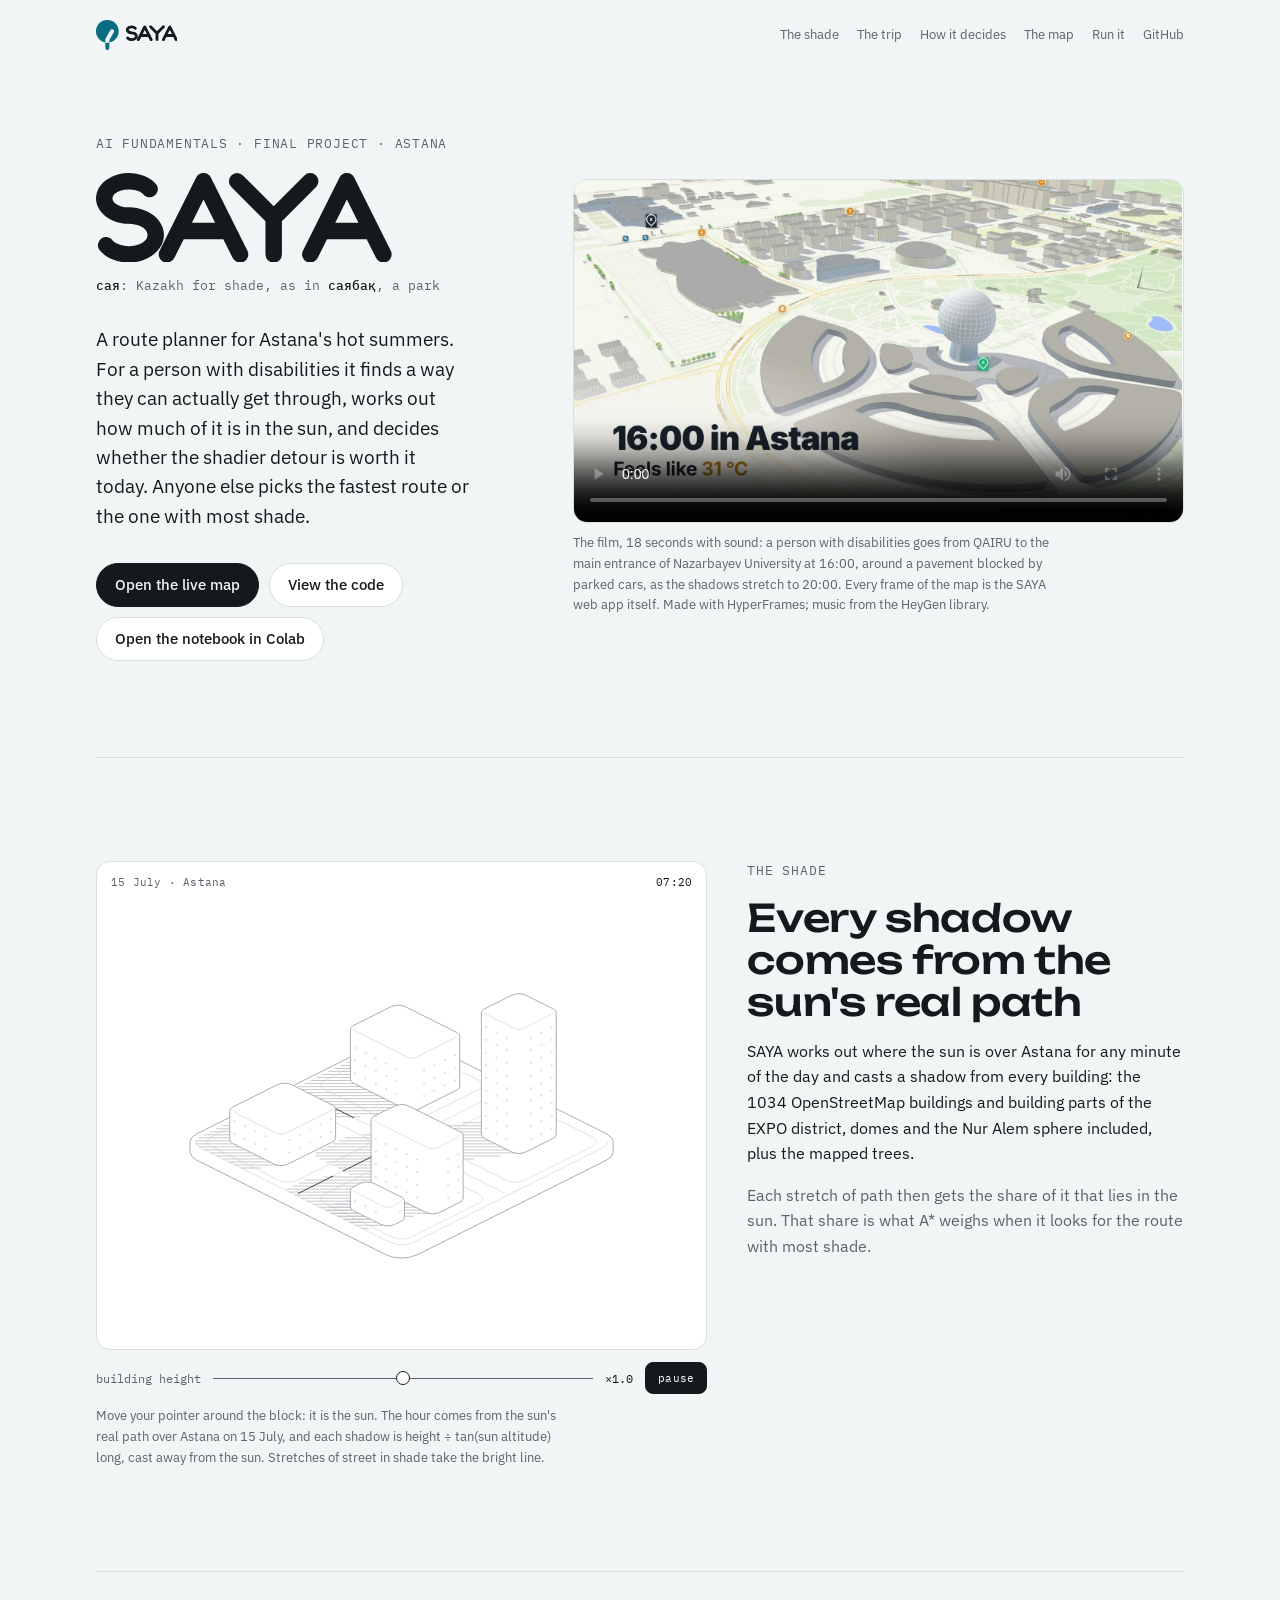
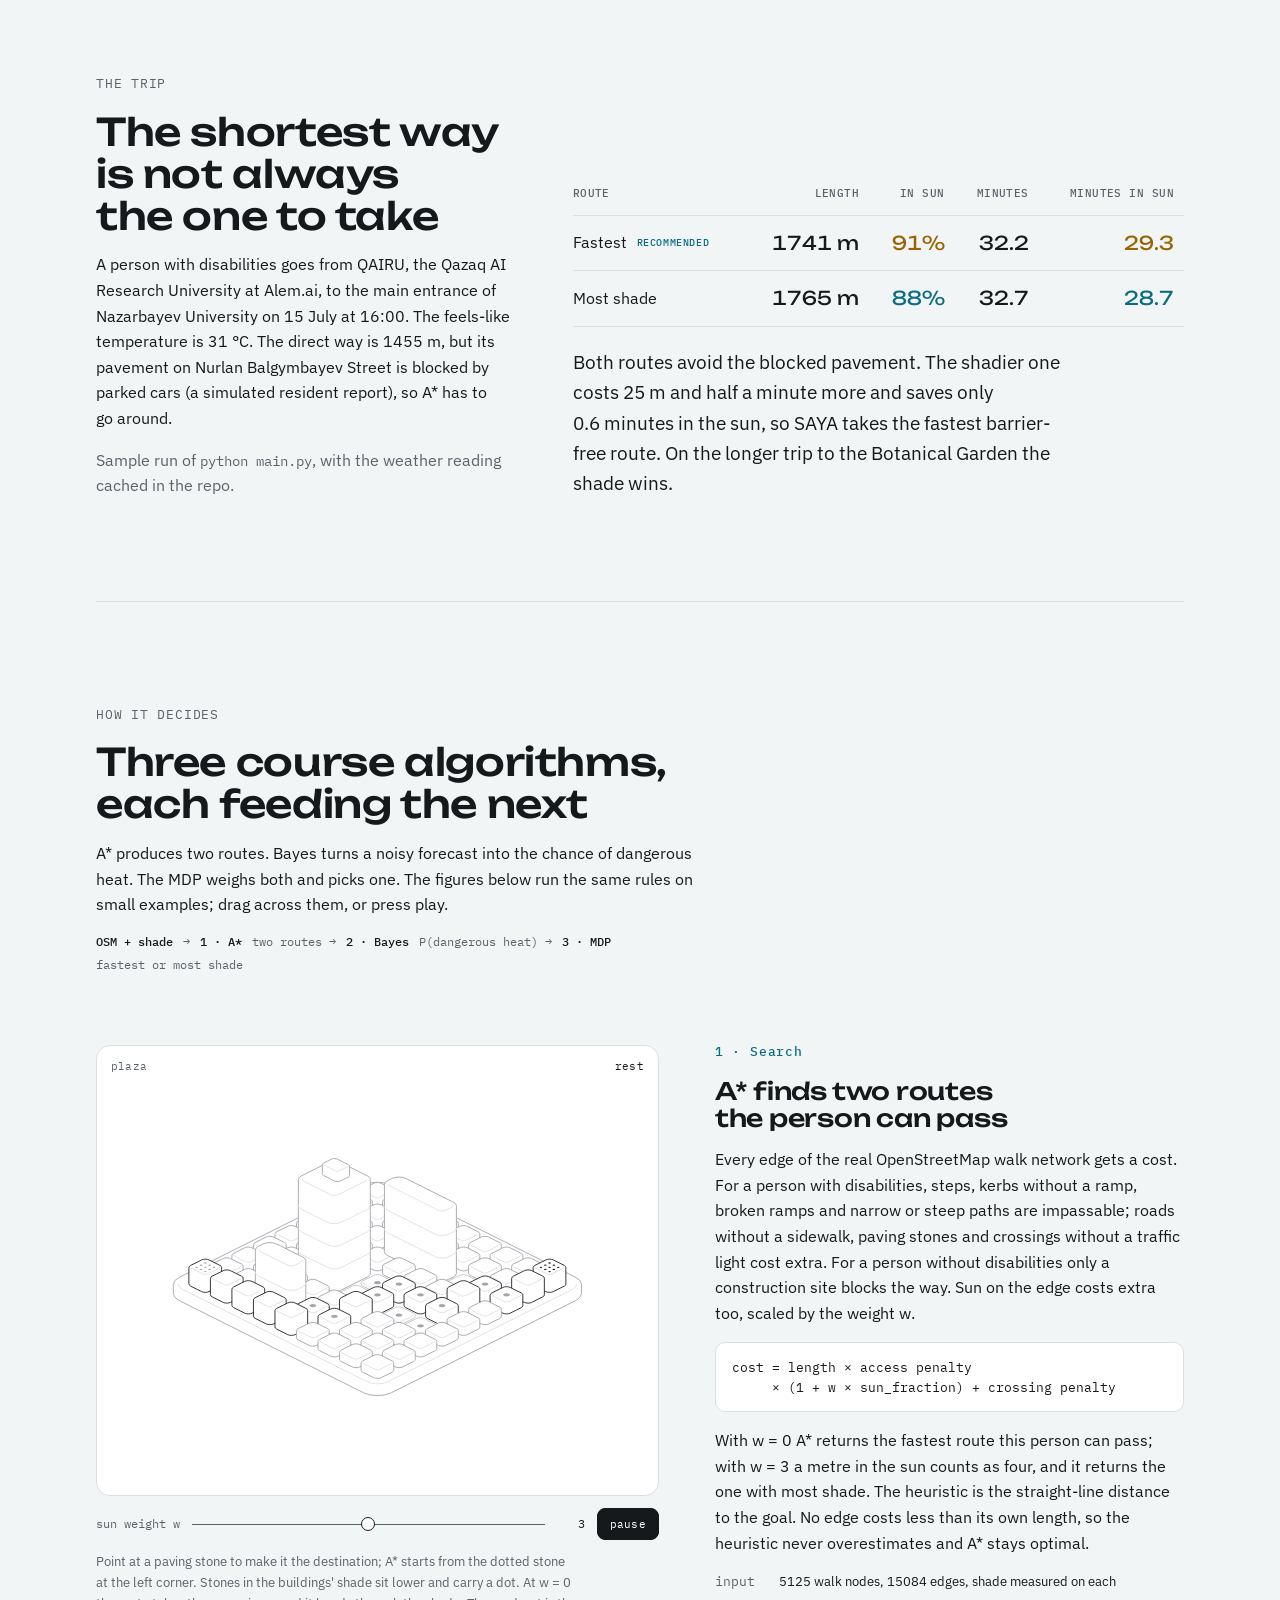
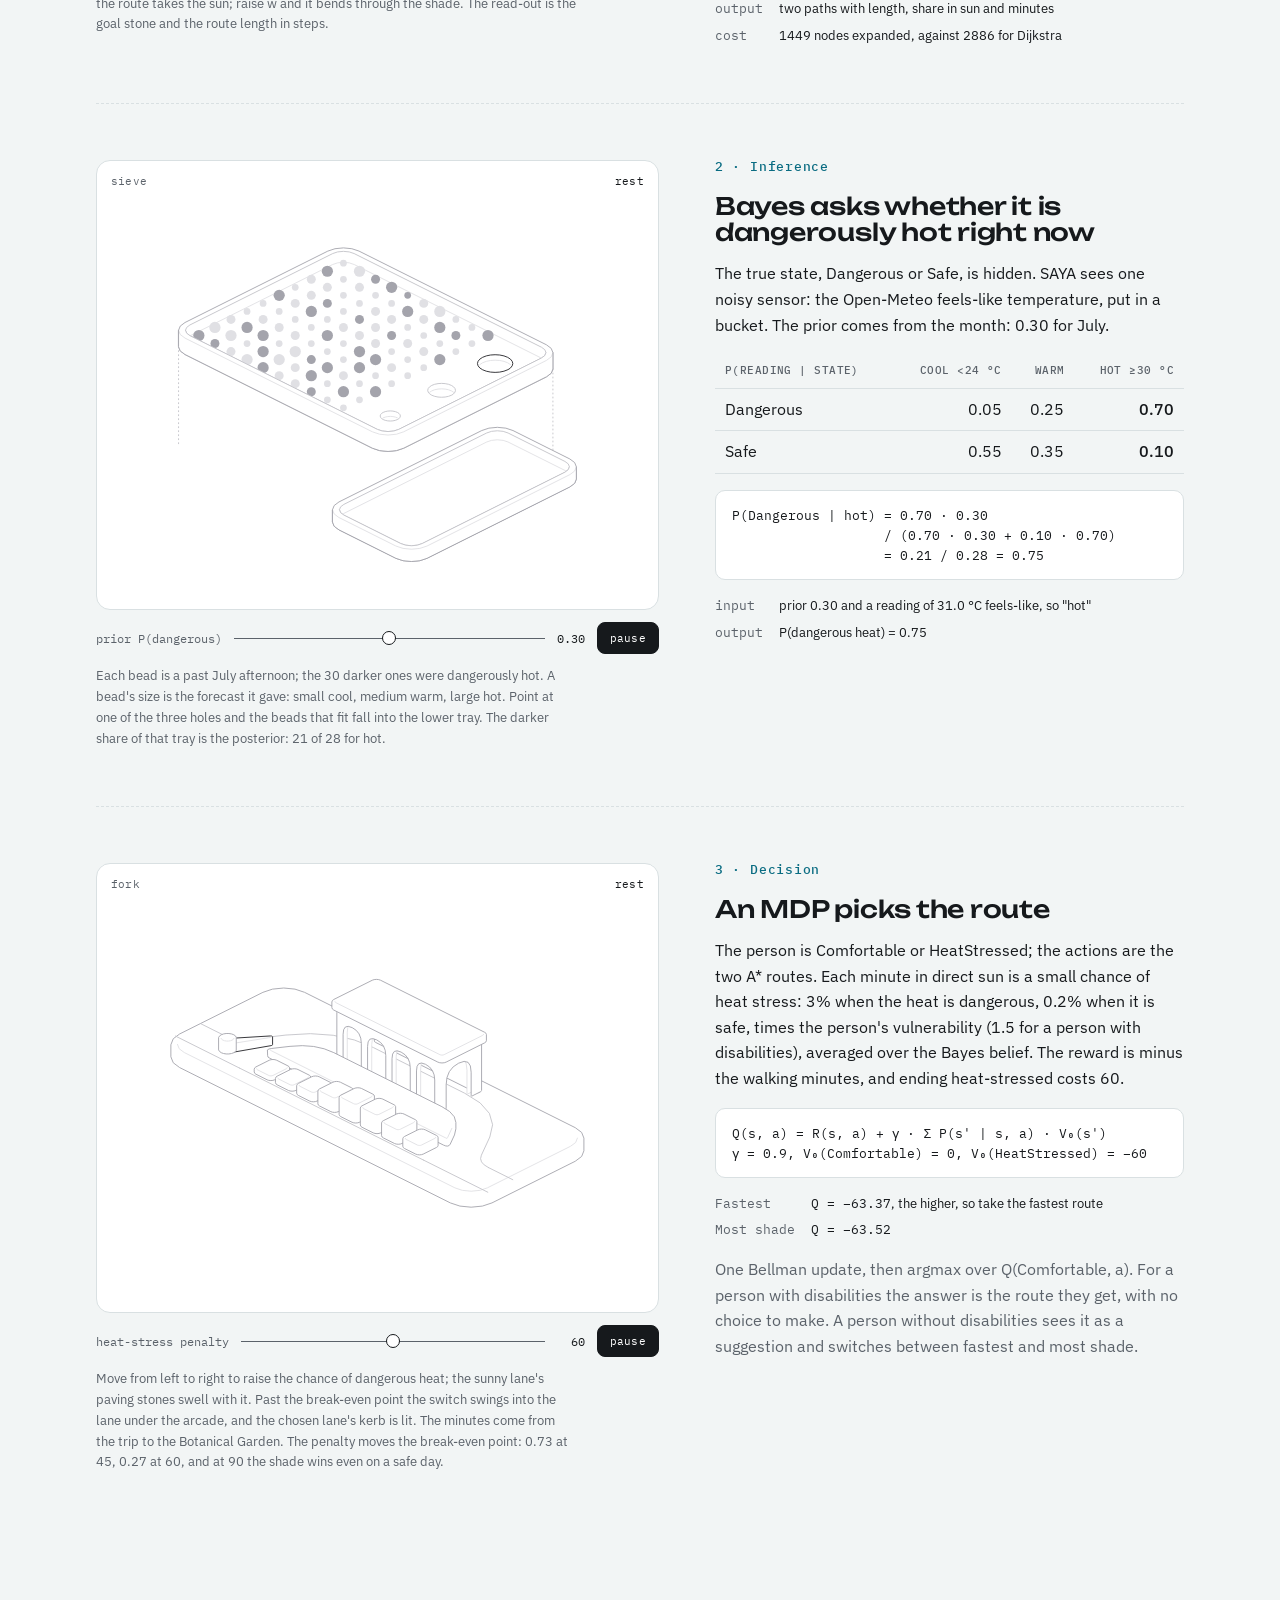
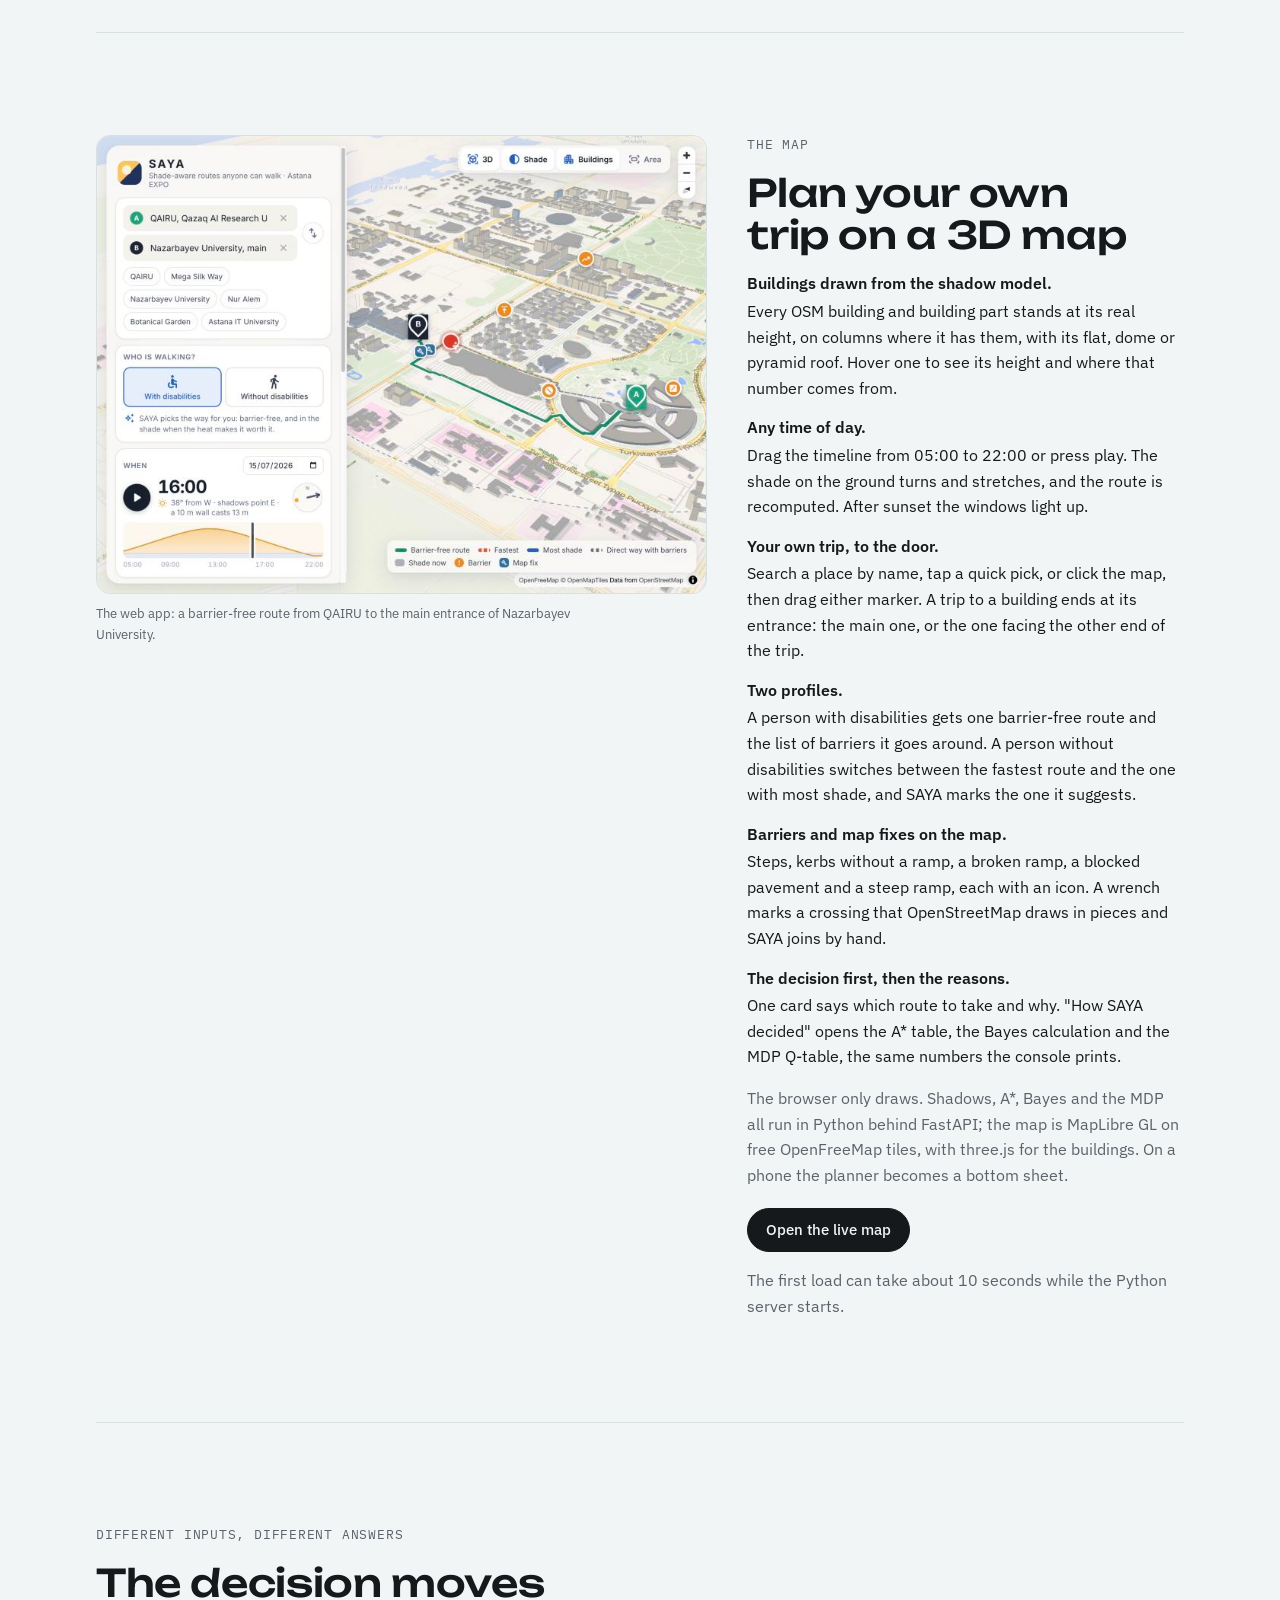
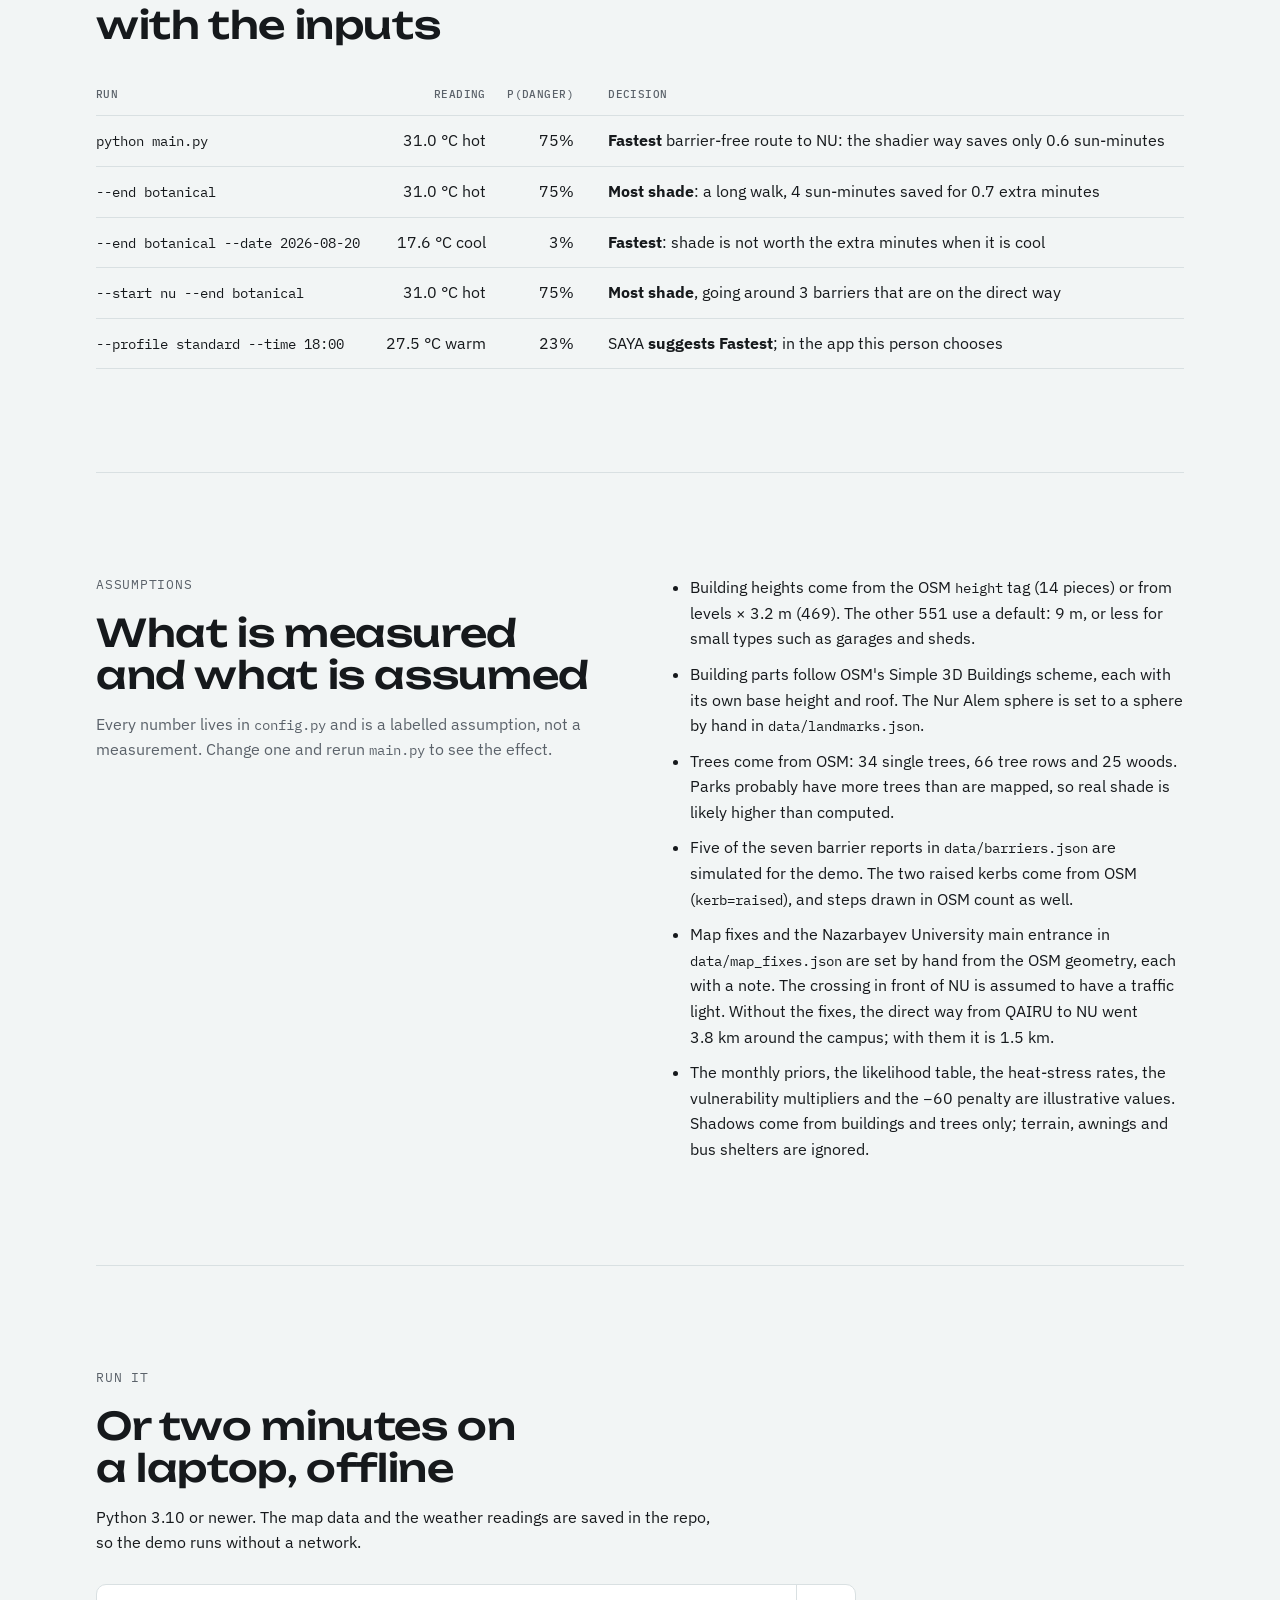
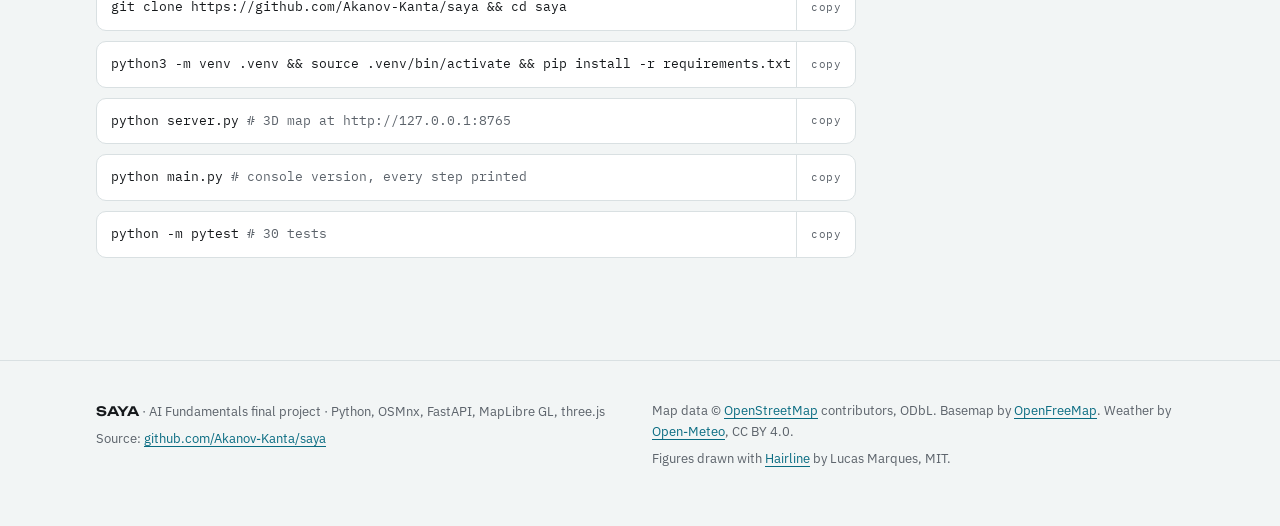
<file: site/index.html>
<!doctype html>
<html lang="en">
<head>
<meta charset="utf-8">
<meta name="viewport" content="width=device-width, initial-scale=1, viewport-fit=cover">
<title>SAYA</title>
<meta name="claude:viewport-fit-sides" content="cover">
<link rel="icon" type="image/svg+xml" href="data:image/svg+xml,%3Csvg xmlns=%22http://www.w3.org/2000/svg%22 viewBox=%220 0 256 256%22 width=%22256%22 height=%22256%22%3E%3Ctitle%3ESAYA%3C/title%3E%3Cstyle%3Epath%7Bfill:#0A6C82%7D%40media (prefers-color-scheme:dark)%7Bpath%7Bfill:#4CC4DC%7D%7D%3C/style%3E%3Cg transform=%22translate(0.13 1.13) scale(0.999)%22%3E%3Cpath fill-rule=%22evenodd%22 d=%22M150 201.55 V228 A22 22 0 0 1 106 228 V201.55 A100 100 0 1 1 150 201.55 Z M106 201.55 V170 A22 22 0 0 1 108.95 159 L138.95 107.04 A22 22 0 0 1 177.05 129.04 L150 175.89 V201.55 A100 100 0 0 1 106 201.55 Z%22/%3E%3C/g%3E%3C/svg%3E">
<link rel="icon" type="image/png" sizes="32x32" href="[data-uri]">
<link rel="apple-touch-icon" href="[data-uri]">
<meta name="description" content="SAYA finds accessible walking routes in Astana, measures how much of each is in the sun, and decides whether the shaded detour is worth it today. A* search, Bayesian inference and an MDP.">
<link rel="preconnect" href="https://fonts.googleapis.com">
<link rel="preconnect" href="https://fonts.gstatic.com" crossorigin>
<link rel="stylesheet" href="https://fonts.googleapis.com/css2?family=Unbounded:wght@400;500;600&family=IBM+Plex+Sans:wght@400;500;600&family=IBM+Plex+Mono:wght@400;500&display=swap">
<style>
  /* Layout: a field notebook. One reading column; the figure plates sit beside the text they explain,
     and the three algorithms run as a numbered sequence because each one feeds the next. */
  :root {
    --bg: #f2f5f5;        /* cool paper */
    --plate: #ffffff;     /* the figures' ground */
    --ink: #16191c;
    --muted: #5b626a;
    --line: #d9e0e2;
    --accent: #0a6c82;    /* steppe sky, darkened for text */
    --sun: #9a6200;       /* the flag's sun, darkened for text */
    --display: "Unbounded", "Avenir Next", "Segoe UI", system-ui, sans-serif;
    --body: "IBM Plex Sans", ui-sans-serif, system-ui, -apple-system, "Segoe UI", sans-serif;
    --mono: "IBM Plex Mono", ui-monospace, SFMono-Regular, Menlo, Consolas, monospace;
    --step--1: 0.8125rem; --step-0: 1rem; --step-1: 1.1875rem; --step-2: 1.5rem; --step-3: clamp(1.75rem, 1.3rem + 1.6vw, 2.375rem);
    --step-hero: clamp(3.5rem, 2rem + 7vw, 7rem);
    --radius: 14px;
  }
  @media (prefers-color-scheme: dark) {
    :root:not([data-theme="light"]) {
      --bg: #0c0f10; --plate: #08090a; --ink: #dfe4e9; --muted: #8e959d; --line: #222a2c;
      --accent: #4cc4dc; --sun: #e8b43a; color-scheme: dark;
    }
  }
  :root[data-theme="dark"] {
    --bg: #0c0f10; --plate: #08090a; --ink: #dfe4e9; --muted: #8e959d; --line: #222a2c;
    --accent: #4cc4dc; --sun: #e8b43a; color-scheme: dark;
  }

  * { box-sizing: border-box; }
  body {
    margin: 0; background: var(--bg); color: var(--ink);
    font: var(--step-0)/1.6 var(--body); -webkit-font-smoothing: antialiased;
  }
  .wrap {
    width: 100%; max-width: 1120px; margin: 0 auto;
    padding-left: max(16px, env(safe-area-inset-left, 0px)); padding-right: max(16px, env(safe-area-inset-right, 0px));
  }
  a { color: var(--accent); text-underline-offset: 3px; }
  a:focus-visible, button:focus-visible, input:focus-visible { outline: 2px solid var(--accent); outline-offset: 3px; }
  h1, h2, h3 { font-family: var(--display); font-weight: 500; line-height: 1.1; margin: 0; text-wrap: balance; letter-spacing: -0.01em; }
  h2 { font-size: var(--step-3); }
  h3 { font-size: var(--step-2); }
  p { margin: 0; text-wrap: pretty; }
  .mono, code, pre, .tag, output, .eyebrow, th { font-family: var(--mono); }
  code { font-size: 0.875em; }
  .eyebrow { font-size: var(--step--1); letter-spacing: 0.06em; text-transform: uppercase; color: var(--muted); }
  .muted { color: var(--muted); }
  .sun { color: var(--sun); }
  .shade { color: var(--accent); }
  section { padding-block: clamp(56px, 8vw, 104px); border-top: 1px solid var(--line); }
  /* every two-part row is one column on a phone; its parts may shrink, so a wide table scrolls in place */
  .hero, .trip, .step, .app, .two { grid-template-columns: minmax(0, 1fr); }
  .hero > *, .trip > *, .step > *, .app > *, .two > * { min-width: 0; }
  .prose { display: grid; gap: 16px; max-width: 62ch; align-content: start; }

  /* top bar */
  .bar { display: flex; flex-wrap: wrap; gap: 8px 20px; align-items: center; justify-content: space-between; padding-block: 20px; }
  .bar .mark { font-family: var(--display); font-weight: 600; letter-spacing: 0.04em; text-decoration: none; color: var(--ink); }
  /* The logo (brand/logo): coloured by the page's tokens, so dark mode follows on its own. */
  .logo .sym { fill: var(--accent); } .logo .wm { fill: var(--ink); }
  .bar .mark { display: block; line-height: 0; } .bar .mark .logo { height: 30px; width: auto; }
  .hero h1 .wordmark { display: block; height: 0.8em; width: auto; max-width: 100%; }
  .bar nav { display: flex; flex-wrap: wrap; gap: 4px 18px; font-size: var(--step--1); }
  .bar nav a { color: var(--muted); text-decoration: none; }
  .bar nav a:hover { color: var(--ink); }

  /* hero */
  .hero { display: grid; gap: 40px; align-items: center; padding-block: clamp(24px, 5vw, 64px) clamp(56px, 8vw, 96px); }
  @media (min-width: 920px) { .hero { grid-template-columns: minmax(0, 5fr) minmax(0, 7fr); } }
  .hero h1 { font-size: var(--step-hero); font-weight: 600; letter-spacing: 0.02em; line-height: 0.95; }
  .hero .gloss { font-family: var(--mono); font-size: var(--step--1); color: var(--muted); margin-top: 14px; }
  .hero .gloss b { font-weight: 500; color: var(--ink); }
  .hero .lead { font-size: var(--step-1); line-height: 1.55; margin-top: 28px; max-width: 34ch; }
  .actions { display: flex; flex-wrap: wrap; gap: 10px; margin-top: 32px; }
  .btn {
    display: inline-flex; align-items: center; gap: 8px; min-height: 44px; padding: 0 18px; border-radius: 999px;
    border: 1px solid var(--line); color: var(--ink); text-decoration: none; font-weight: 500; font-size: 0.9375rem; background: var(--plate);
  }
  .btn:hover { border-color: var(--ink); }
  .btn.primary { background: var(--ink); color: var(--bg); border-color: var(--ink); }
  .btn.primary:hover { background: var(--accent); border-color: var(--accent); }

  /* a figure plate, as the Hairline bench draws it */
  .fig { margin: 0; display: grid; gap: 12px; min-width: 0; }
  .plate { position: relative; background: var(--plate); border: 1px solid var(--line); border-radius: var(--radius); overflow: hidden; max-width: 100%; }
  .stage { --hairline-plate: var(--plate); max-width: 100%; }
  .tag { position: absolute; top: 12px; z-index: 1; font-size: 11px; letter-spacing: 0.02em; pointer-events: none; }
  .tag.name { left: 14px; color: var(--muted); }
  .tag.read { right: 14px; color: var(--ink); font-variant-numeric: tabular-nums; }
  .controls { display: flex; flex-wrap: wrap; align-items: center; gap: 6px 12px; font-size: 12px; }
  .controls label { font-family: var(--mono); color: var(--muted); }
  .controls output { min-width: 4ch; text-align: right; font-variant-numeric: tabular-nums; }
  input[type="range"] {
    flex: 1 1 110px; min-width: 0; height: 32px; margin: 0; background: transparent; cursor: pointer; -webkit-appearance: none; appearance: none;
  }
  input[type="range"]::-webkit-slider-runnable-track { height: 1px; background: var(--muted); }
  input[type="range"]::-webkit-slider-thumb { -webkit-appearance: none; width: 14px; height: 14px; margin-top: -6.5px; border-radius: 50%; border: 1px solid var(--ink); background: var(--plate); }
  input[type="range"]::-moz-range-track { height: 1px; background: var(--muted); }
  input[type="range"]::-moz-range-thumb { width: 12px; height: 12px; border-radius: 50%; border: 1px solid var(--ink); background: var(--plate); }
  .play {
    height: 32px; padding: 0 12px; border: 1px solid var(--line); border-radius: 8px; background: transparent; color: var(--ink);
    font: 11px/1 var(--mono); letter-spacing: 0.02em; cursor: pointer;
  }
  .play[aria-pressed="true"] { background: var(--ink); color: var(--plate); border-color: var(--ink); }
  figcaption { font-size: var(--step--1); color: var(--muted); max-width: 60ch; }

  /* the trip */
  .trip { display: grid; gap: 40px; }
  @media (min-width: 920px) { .trip { grid-template-columns: minmax(0, 5fr) minmax(0, 7fr); align-items: end; } }
  .scroll { overflow-x: auto; min-width: 0; }
  table { border-collapse: collapse; width: 100%; font-variant-numeric: tabular-nums; }
  th, td { text-align: right; padding: 12px 10px; border-bottom: 1px solid var(--line); white-space: nowrap; }
  th { font-size: 11px; font-weight: 500; letter-spacing: 0.04em; text-transform: uppercase; color: var(--muted); }
  th:first-child, td:first-child { text-align: left; padding-left: 0; }
  td.big { font-family: var(--display); font-size: var(--step-1); }
  tr.win td:first-child::after { content: "recommended"; margin-left: 10px; font: 500 10px/1 var(--mono); letter-spacing: 0.06em; text-transform: uppercase; color: var(--accent); vertical-align: 2px; }
  .verdict { margin-top: 20px; font-size: var(--step-1); max-width: 46ch; }

  /* the three steps */
  .steps-head { display: grid; gap: 16px; max-width: 62ch; margin-bottom: clamp(40px, 6vw, 72px); }
  .flow { display: flex; flex-wrap: wrap; gap: 6px 10px; align-items: center; font: 12px/1.4 var(--mono); color: var(--muted); }
  .flow b { font-weight: 500; color: var(--ink); }
  .step { display: grid; gap: 32px; padding-block: clamp(32px, 5vw, 56px); border-top: 1px dashed var(--line); }
  .step:first-of-type { border-top: 0; padding-top: 0; }
  @media (min-width: 920px) { .step { grid-template-columns: minmax(0, 6fr) minmax(0, 5fr); gap: 56px; align-items: start; } }
  .step .num { font: 500 var(--step--1)/1 var(--mono); color: var(--accent); letter-spacing: 0.06em; }
  .step .copy { display: grid; gap: 16px; min-width: 0; }
  .step .copy h3 { margin-top: 4px; }
  .io { display: grid; grid-template-columns: max-content minmax(0, 1fr); gap: 6px 16px; font-size: var(--step--1); margin: 0; }
  .io dt { font-family: var(--mono); color: var(--muted); }
  .io dd { margin: 0; }
  pre {
    margin: 0; padding: 14px 16px; border: 1px solid var(--line); border-radius: 10px; background: var(--plate);
    font-size: 12.5px; line-height: 1.6; overflow-x: auto; white-space: pre;
  }
  .lik th, .lik td { padding: 8px 10px; }
  .lik td.on { color: var(--ink); font-weight: 500; }

  /* the film, the first thing on the page */
  .film { margin: 0; display: grid; gap: 10px; min-width: 0; }
  .film video {
    display: block; width: 100%; height: auto; aspect-ratio: 16 / 9; border-radius: var(--radius);
    border: 1px solid var(--line); background: var(--plate);
  }

  /* the app */
  .app { display: grid; gap: 40px; }
  @media (min-width: 920px) { .app { grid-template-columns: minmax(0, 7fr) minmax(0, 5fr); align-items: start; } }
  .shot { margin: 0; display: grid; gap: 10px; }
  .shot img { display: block; width: 100%; height: auto; border-radius: var(--radius); border: 1px solid var(--line); }
  .features { list-style: none; padding: 0; margin: 0; display: grid; gap: 14px; }
  .features li { display: grid; gap: 2px; }
  .features b { font-weight: 600; }

  /* runs, assumptions */
  .two { display: grid; gap: 40px; }
  @media (min-width: 920px) { .two { grid-template-columns: minmax(0, 1fr) minmax(0, 1fr); gap: 64px; } }
  .runs td:last-child, .runs th:last-child { text-align: left; white-space: normal; min-width: 24ch; padding-left: 24px; }
  .runs td code { white-space: nowrap; }
  .list { margin: 0; padding-left: 1.1em; display: grid; gap: 10px; }

  /* run it */
  .cmds { display: grid; gap: 10px; max-width: 760px; }
  .cmd { display: flex; align-items: stretch; gap: 0; border: 1px solid var(--line); border-radius: 10px; background: var(--plate); overflow: hidden; min-width: 0; }
  .cmd code { flex: 1; min-width: 0; padding: 12px 14px; font-size: 13px; white-space: nowrap; overflow-x: auto; }
  .cmd .hint { color: var(--muted); }
  .cmd button {
    flex: none; border: 0; border-left: 1px solid var(--line); background: transparent; color: var(--muted); padding: 0 14px;
    font: 11px/1 var(--mono); letter-spacing: 0.04em; cursor: pointer;
  }
  .cmd button:hover { color: var(--ink); }

  footer { border-top: 1px solid var(--line); padding-block: 40px 56px; font-size: var(--step--1); color: var(--muted); }
  footer .cols { display: grid; gap: 24px; }
  @media (min-width: 760px) { footer .cols { grid-template-columns: minmax(0, 1fr) minmax(0, 1fr); } }
  footer p + p { margin-top: 6px; }

  @media (max-width: 520px) {
    pre { font-size: 10.5px; padding: 12px; }
    .lik th, .lik td { padding: 8px 5px; }
    .lik th { font-size: 10px; letter-spacing: 0.02em; }
  }
  @media (prefers-reduced-motion: reduce) { * { transition: none !important; } }
</style>
</head>
<body>
<div class="wrap">
  <header class="bar">
    <a class="mark" href="#top"><svg class="logo" viewBox="0 0 629.58 232" role="img" aria-label="SAYA"><path class="sym" fill-rule="evenodd" transform="translate(-42.93 -14.31) scale(1.02)" d="M143 184.68 V226 A15 15 0 0 1 113 226 V184.68 A86 86 0 1 1 143 184.68 Z M113 184.68 V162 A15 15 0 0 1 115.01 154.5 L151.01 92.15 A15 15 0 0 1 176.99 107.15 L143 166.02 V184.68 A86 86 0 0 1 113 184.68 Z"/><path class="wm" fill-rule="evenodd" transform="translate(237.5 41.63) scale(1.01)" d="M75.31 15.98 A44 34 0 1 0 38 68 A25 15 0 1 1 16.8 90.95 A11 11 0 0 0 -1.86 102.61 A47 37 0 1 0 38 46 A22 12 0 1 1 56.66 27.64 A11 11 0 0 0 75.31 15.98 Z M79.16 104.08 L128.16 6.08 A11 11 0 0 1 147.84 6.08 L196.84 104.08 A11 11 0 0 1 177.16 113.92 L164.52 88.64 L111.48 88.64 L98.84 113.92 A11 11 0 0 1 79.16 104.08 Z M138 35.6 L153.52 66.64 L122.48 66.64 Z M175.22 18.78 A11 11 0 0 1 190.78 3.22 L232 44.44 L273.22 3.22 A11 11 0 0 1 288.78 18.78 L243 64.56 L243 109 A11 11 0 0 1 221 109 L221 64.56 Z M271.16 104.08 L320.16 6.08 A11 11 0 0 1 339.84 6.08 L388.84 104.08 A11 11 0 0 1 369.16 113.92 L356.52 88.64 L303.48 88.64 L290.84 113.92 A11 11 0 0 1 271.16 104.08 Z M330 35.6 L345.52 66.64 L314.48 66.64 Z"/></svg></a>
    <nav aria-label="Sections">
      <a href="#shade">The shade</a>
      <a href="#trip">The trip</a>
      <a href="#how">How it decides</a>
      <a href="#app">The map</a>
      <a href="#run">Run it</a>
      <a href="https://github.com/Akanov-Kanta/saya">GitHub</a>
    </nav>
  </header>

  <main id="top">
    <div class="hero">
      <div>
        <p class="eyebrow">AI Fundamentals · final project · Astana</p>
        <h1 style="margin-top:18px"><svg class="logo wordmark" viewBox="0 0 396 120" role="img" aria-label="SAYA"><path class="wm" fill-rule="evenodd" transform="translate(6 0)" d="M75.31 15.98 A44 34 0 1 0 38 68 A25 15 0 1 1 16.8 90.95 A11 11 0 0 0 -1.86 102.61 A47 37 0 1 0 38 46 A22 12 0 1 1 56.66 27.64 A11 11 0 0 0 75.31 15.98 Z M79.16 104.08 L128.16 6.08 A11 11 0 0 1 147.84 6.08 L196.84 104.08 A11 11 0 0 1 177.16 113.92 L164.52 88.64 L111.48 88.64 L98.84 113.92 A11 11 0 0 1 79.16 104.08 Z M138 35.6 L153.52 66.64 L122.48 66.64 Z M175.22 18.78 A11 11 0 0 1 190.78 3.22 L232 44.44 L273.22 3.22 A11 11 0 0 1 288.78 18.78 L243 64.56 L243 109 A11 11 0 0 1 221 109 L221 64.56 Z M271.16 104.08 L320.16 6.08 A11 11 0 0 1 339.84 6.08 L388.84 104.08 A11 11 0 0 1 369.16 113.92 L356.52 88.64 L303.48 88.64 L290.84 113.92 A11 11 0 0 1 271.16 104.08 Z M330 35.6 L345.52 66.64 L314.48 66.64 Z"/></svg></h1>
        <p class="gloss"><b>сая</b>: Kazakh for shade, as in <b>саябақ</b>, a park</p>
        <p class="lead">A route planner for Astana's hot summers. For a person with disabilities it finds a way they can actually get through, works out how much of it is in the sun, and decides whether the shadier detour is worth it today. Anyone else picks the fastest route or the one with most shade.</p>
        <div class="actions">
          <a class="btn primary" href="https://saya-map.vercel.app">Open the live map</a>
          <a class="btn" href="https://github.com/Akanov-Kanta/saya">View the code</a>
          <a class="btn" href="https://colab.research.google.com/github/Akanov-Kanta/saya/blob/main/SAYA_algorithms.ipynb">Open the notebook in Colab</a>
        </div>
      </div>
      <figure class="film" id="film">
        <video controls playsinline preload="metadata" width="1920" height="1080" poster="media/saya-film-poster.jpg" aria-label="SAYA film, 18 seconds">
          <source src="media/saya-film.mp4" type="video/mp4">
          <a href="media/saya-film.mp4">Download the SAYA film (MP4, 18 s)</a>
        </video>
        <figcaption class="muted">The film, 18 seconds with sound: a person with disabilities goes from QAIRU to the main entrance of Nazarbayev University at 16:00, around a pavement blocked by parked cars, as the shadows stretch to 20:00. Every frame of the map is the SAYA web app itself. Made with HyperFrames; music from the HeyGen library.</figcaption>
      </figure>
    </div>

    <section id="shade">
      <div class="app">
        <figure class="fig" data-figure="shade">
          <div class="plate">
            <span class="tag name">15 July · Astana</span><span class="tag read" aria-live="polite">rest</span>
            <div class="stage"></div>
          </div>
          <div class="controls">
            <label for="r-shade">building height</label>
            <input id="r-shade" type="range" min="0" max="1" step="0.01" value="0.5">
            <output for="r-shade">×1</output>
            <button class="play" type="button" aria-pressed="false">play</button>
          </div>
          <figcaption>Move your pointer around the block: it is the sun. The hour comes from the sun's real path over Astana on 15 July, and each shadow is height ÷ tan(sun altitude) long, cast away from the sun. Stretches of street in shade take the bright line.</figcaption>
        </figure>
        <div class="prose">
          <p class="eyebrow">The shade</p>
          <h2>Every shadow comes from the sun's real path</h2>
          <p>SAYA works out where the sun is over Astana for any minute of the day and casts a shadow from every building: the 1034 OpenStreetMap buildings and building parts of the EXPO district, domes and the Nur Alem sphere included, plus the mapped trees.</p>
          <p class="muted">Each stretch of path then gets the share of it that lies in the sun. That share is what A* weighs when it looks for the route with most shade.</p>
        </div>
      </div>
    </section>

    <section id="trip">
      <div class="trip">
        <div class="prose">
          <p class="eyebrow">The trip</p>
          <h2>The shortest way is not always the one to take</h2>
          <p>A person with disabilities goes from QAIRU, the Qazaq AI Research University at Alem.ai, to the main entrance of Nazarbayev University on 15 July at 16:00. The feels-like temperature is 31&nbsp;°C. The direct way is 1455&nbsp;m, but its pavement on Nurlan Balgymbayev Street is blocked by parked cars (a simulated resident report), so A* has to go around.</p>
          <p class="muted">Sample run of <code>python main.py</code>, with the weather reading cached in the repo.</p>
        </div>
        <div>
          <div class="scroll">
            <table>
              <thead><tr><th>Route</th><th>Length</th><th>In sun</th><th>Minutes</th><th>Minutes in sun</th></tr></thead>
              <tbody>
                <tr class="win"><td>Fastest</td><td class="big">1741 m</td><td class="big sun">91%</td><td class="big">32.2</td><td class="big sun">29.3</td></tr>
                <tr><td>Most shade</td><td class="big">1765 m</td><td class="big shade">88%</td><td class="big">32.7</td><td class="big shade">28.7</td></tr>
              </tbody>
            </table>
          </div>
          <p class="verdict">Both routes avoid the blocked pavement. The shadier one costs 25&nbsp;m and half a minute more and saves only 0.6&nbsp;minutes in the sun, so SAYA takes the fastest barrier-free route. On the longer trip to the Botanical Garden the shade wins.</p>
        </div>
      </div>
    </section>

    <section id="how">
      <div class="steps-head">
        <p class="eyebrow">How it decides</p>
        <h2>Three course algorithms, each feeding the next</h2>
        <p>A* produces two routes. Bayes turns a noisy forecast into the chance of dangerous heat. The MDP weighs both and picks one. The figures below run the same rules on small examples; drag across them, or press play.</p>
        <p class="flow" aria-label="Pipeline"><b>OSM + shade</b> → <b>1 · A*</b> two routes → <b>2 · Bayes</b> P(dangerous heat) → <b>3 · MDP</b> fastest or most shade</p>
      </div>

      <article class="step" id="astar">
        <figure class="fig" data-figure="plaza">
          <div class="plate">
            <span class="tag name">plaza</span><span class="tag read" aria-live="polite">rest</span>
            <div class="stage"></div>
          </div>
          <div class="controls">
            <label for="r-plaza">sun weight w</label>
            <input id="r-plaza" type="range" min="0" max="1" step="0.01" value="0.5">
            <output for="r-plaza">3</output>
            <button class="play" type="button" aria-pressed="false">play</button>
          </div>
          <figcaption>Point at a paving stone to make it the destination; A* starts from the dotted stone at the left corner. Stones in the buildings' shade sit lower and carry a dot. At w = 0 the route takes the sun; raise w and it bends through the shade. The read-out is the goal stone and the route length in steps.</figcaption>
        </figure>
        <div class="copy">
          <p class="num">1 · Search</p>
          <h3>A* finds two routes the person can pass</h3>
          <p>Every edge of the real OpenStreetMap walk network gets a cost. For a person with disabilities, steps, kerbs without a ramp, broken ramps and narrow or steep paths are impassable; roads without a sidewalk, paving stones and crossings without a traffic light cost extra. For a person without disabilities only a construction site blocks the way. Sun on the edge costs extra too, scaled by the weight w.</p>
          <pre>cost = length × access penalty
     × (1 + w × sun_fraction) + crossing penalty</pre>
          <p>With w = 0 A* returns the fastest route this person can pass; with w = 3 a metre in the sun counts as four, and it returns the one with most shade. The heuristic is the straight-line distance to the goal. No edge costs less than its own length, so the heuristic never overestimates and A* stays optimal.</p>
          <dl class="io">
            <dt>input</dt><dd>5125 walk nodes, 15084 edges, shade measured on each</dd>
            <dt>output</dt><dd>two paths with length, share in sun and minutes</dd>
            <dt>cost</dt><dd>1449 nodes expanded, against 2886 for Dijkstra</dd>
          </dl>
        </div>
      </article>

      <article class="step" id="bayes">
        <figure class="fig" data-figure="sieve">
          <div class="plate">
            <span class="tag name">sieve</span><span class="tag read" aria-live="polite">rest</span>
            <div class="stage"></div>
          </div>
          <div class="controls">
            <label for="r-sieve">prior P(dangerous)</label>
            <input id="r-sieve" type="range" min="0" max="1" step="0.01" value="0.5">
            <output for="r-sieve">0.30</output>
            <button class="play" type="button" aria-pressed="false">play</button>
          </div>
          <figcaption>Each bead is a past July afternoon; the 30 darker ones were dangerously hot. A bead's size is the forecast it gave: small cool, medium warm, large hot. Point at one of the three holes and the beads that fit fall into the lower tray. The darker share of that tray is the posterior: 21 of 28 for hot.</figcaption>
        </figure>
        <div class="copy">
          <p class="num">2 · Inference</p>
          <h3>Bayes asks whether it is dangerously hot right now</h3>
          <p>The true state, Dangerous or Safe, is hidden. SAYA sees one noisy sensor: the Open-Meteo feels-like temperature, put in a bucket. The prior comes from the month: 0.30 for July.</p>
          <div class="scroll">
            <table class="lik">
              <thead><tr><th>P(reading | state)</th><th>cool &lt;24 °C</th><th>warm</th><th>hot ≥30 °C</th></tr></thead>
              <tbody>
                <tr><td>Dangerous</td><td>0.05</td><td>0.25</td><td class="on">0.70</td></tr>
                <tr><td>Safe</td><td>0.55</td><td>0.35</td><td class="on">0.10</td></tr>
              </tbody>
            </table>
          </div>
          <pre>P(Dangerous | hot) = 0.70 · 0.30
                   / (0.70 · 0.30 + 0.10 · 0.70)
                   = 0.21 / 0.28 = 0.75</pre>
          <dl class="io">
            <dt>input</dt><dd>prior 0.30 and a reading of 31.0 °C feels-like, so "hot"</dd>
            <dt>output</dt><dd>P(dangerous heat) = 0.75</dd>
          </dl>
        </div>
      </article>

      <article class="step" id="mdp">
        <figure class="fig" data-figure="fork">
          <div class="plate">
            <span class="tag name">fork</span><span class="tag read" aria-live="polite">rest</span>
            <div class="stage"></div>
          </div>
          <div class="controls">
            <label for="r-fork">heat-stress penalty</label>
            <input id="r-fork" type="range" min="0" max="1" step="0.01" value="0.5">
            <output for="r-fork">60</output>
            <button class="play" type="button" aria-pressed="false">play</button>
          </div>
          <figcaption>Move from left to right to raise the chance of dangerous heat; the sunny lane's paving stones swell with it. Past the break-even point the switch swings into the lane under the arcade, and the chosen lane's kerb is lit. The minutes come from the trip to the Botanical Garden. The penalty moves the break-even point: 0.73 at 45, 0.27 at 60, and at 90 the shade wins even on a safe day.</figcaption>
        </figure>
        <div class="copy">
          <p class="num">3 · Decision</p>
          <h3>An MDP picks the route</h3>
          <p>The person is Comfortable or HeatStressed; the actions are the two A* routes. Each minute in direct sun is a small chance of heat stress: 3% when the heat is dangerous, 0.2% when it is safe, times the person's vulnerability (1.5 for a person with disabilities), averaged over the Bayes belief. The reward is minus the walking minutes, and ending heat-stressed costs 60.</p>
          <pre>Q(s, a) = R(s, a) + γ · Σ P(s' | s, a) · V₀(s')
γ = 0.9, V₀(Comfortable) = 0, V₀(HeatStressed) = −60</pre>
          <dl class="io">
            <dt>Fastest</dt><dd><span class="mono">Q = −63.37</span>, the higher, so take the fastest route</dd>
            <dt>Most shade</dt><dd><span class="mono">Q = −63.52</span></dd>
          </dl>
          <p class="muted">One Bellman update, then argmax over Q(Comfortable, a). For a person with disabilities the answer is the route they get, with no choice to make. A person without disabilities sees it as a suggestion and switches between fastest and most shade.</p>
        </div>
      </article>
    </section>

    <section id="app">
      <div class="app">
        <figure class="shot">
          <img src="[data-uri]" width="800" height="600" alt="The SAYA web app: 3D buildings of the EXPO district with the Nur Alem sphere, a barrier-free route for a person with disabilities from QAIRU to the main entrance of Nazarbayev University, and the planner panel with the two profiles and the time of day">
          <figcaption class="muted">The web app: a barrier-free route from QAIRU to the main entrance of Nazarbayev University.</figcaption>
        </figure>
        <div class="prose">
          <p class="eyebrow">The map</p>
          <h2>Plan your own trip on a 3D map</h2>
          <ul class="features">
            <li><b>Buildings drawn from the shadow model.</b> <span>Every OSM building and building part stands at its real height, on columns where it has them, with its flat, dome or pyramid roof. Hover one to see its height and where that number comes from.</span></li>
            <li><b>Any time of day.</b> <span>Drag the timeline from 05:00 to 22:00 or press play. The shade on the ground turns and stretches, and the route is recomputed. After sunset the windows light up.</span></li>
            <li><b>Your own trip, to the door.</b> <span>Search a place by name, tap a quick pick, or click the map, then drag either marker. A trip to a building ends at its entrance: the main one, or the one facing the other end of the trip.</span></li>
            <li><b>Two profiles.</b> <span>A person with disabilities gets one barrier-free route and the list of barriers it goes around. A person without disabilities switches between the fastest route and the one with most shade, and SAYA marks the one it suggests.</span></li>
            <li><b>Barriers and map fixes on the map.</b> <span>Steps, kerbs without a ramp, a broken ramp, a blocked pavement and a steep ramp, each with an icon. A wrench marks a crossing that OpenStreetMap draws in pieces and SAYA joins by hand.</span></li>
            <li><b>The decision first, then the reasons.</b> <span>One card says which route to take and why. "How SAYA decided" opens the A* table, the Bayes calculation and the MDP Q-table, the same numbers the console prints.</span></li>
          </ul>
          <p class="muted">The browser only draws. Shadows, A*, Bayes and the MDP all run in Python behind FastAPI; the map is MapLibre GL on free OpenFreeMap tiles, with three.js for the buildings. On a phone the planner becomes a bottom sheet.</p>
          <div class="actions" style="margin-top:4px">
            <a class="btn primary" href="https://saya-map.vercel.app">Open the live map</a>
          </div>
          <p class="muted">The first load can take about 10 seconds while the Python server starts.</p>
        </div>
      </div>
    </section>

    <section id="answers">
      <div class="prose" style="margin-bottom:28px">
        <p class="eyebrow">Different inputs, different answers</p>
        <h2>The decision moves with the inputs</h2>
      </div>
          <div class="scroll">
            <table class="runs">
              <thead><tr><th>Run</th><th>Reading</th><th>P(danger)</th><th>Decision</th></tr></thead>
              <tbody>
                <tr><td><code>python main.py</code></td><td>31.0 °C hot</td><td>75%</td><td><b>Fastest</b> barrier-free route to NU: the shadier way saves only 0.6 sun-minutes</td></tr>
                <tr><td><code>--end botanical</code></td><td>31.0 °C hot</td><td>75%</td><td><b>Most shade</b>: a long walk, 4 sun-minutes saved for 0.7 extra minutes</td></tr>
                <tr><td><code>--end botanical --date 2026-08-20</code></td><td>17.6 °C cool</td><td>3%</td><td><b>Fastest</b>: shade is not worth the extra minutes when it is cool</td></tr>
                <tr><td><code>--start nu --end botanical</code></td><td>31.0 °C hot</td><td>75%</td><td><b>Most shade</b>, going around 3 barriers that are on the direct way</td></tr>
                <tr><td><code>--profile standard --time 18:00</code></td><td>27.5 °C warm</td><td>23%</td><td>SAYA <b>suggests Fastest</b>; in the app this person chooses</td></tr>
              </tbody>
            </table>
          </div>
    </section>

    <section id="assumptions">
      <div class="two">
        <div class="prose">
          <p class="eyebrow">Assumptions</p>
          <h2>What is measured and what is assumed</h2>
          <p class="muted">Every number lives in <code>config.py</code> and is a labelled assumption, not a measurement. Change one and rerun <code>main.py</code> to see the effect.</p>
        </div>
          <ul class="list">
            <li>Building heights come from the OSM <code>height</code> tag (14 pieces) or from levels × 3.2&nbsp;m (469). The other 551 use a default: 9&nbsp;m, or less for small types such as garages and sheds.</li>
            <li>Building parts follow OSM's Simple 3D Buildings scheme, each with its own base height and roof. The Nur Alem sphere is set to a sphere by hand in <code>data/landmarks.json</code>.</li>
            <li>Trees come from OSM: 34 single trees, 66 tree rows and 25 woods. Parks probably have more trees than are mapped, so real shade is likely higher than computed.</li>
            <li>Five of the seven barrier reports in <code>data/barriers.json</code> are simulated for the demo. The two raised kerbs come from OSM (<code>kerb=raised</code>), and steps drawn in OSM count as well.</li>
            <li>Map fixes and the Nazarbayev University main entrance in <code>data/map_fixes.json</code> are set by hand from the OSM geometry, each with a note. The crossing in front of NU is assumed to have a traffic light. Without the fixes, the direct way from QAIRU to NU went 3.8&nbsp;km around the campus; with them it is 1.5&nbsp;km.</li>
            <li>The monthly priors, the likelihood table, the heat-stress rates, the vulnerability multipliers and the −60 penalty are illustrative values. Shadows come from buildings and trees only; terrain, awnings and bus shelters are ignored.</li>
          </ul>
      </div>
    </section>

    <section id="run">
      <div class="prose" style="margin-bottom:28px">
        <p class="eyebrow">Run it</p>
        <h2>Or two minutes on a laptop, offline</h2>
        <p>Python 3.10 or newer. The map data and the weather readings are saved in the repo, so the demo runs without a network.</p>
      </div>
      <div class="cmds">
        <div class="cmd"><code>git clone https://github.com/Akanov-Kanta/saya &amp;&amp; cd saya</code><button type="button">copy</button></div>
        <div class="cmd"><code>python3 -m venv .venv &amp;&amp; source .venv/bin/activate &amp;&amp; pip install -r requirements.txt</code><button type="button">copy</button></div>
        <div class="cmd"><code>python server.py <span class="hint"># 3D map at http://127.0.0.1:8765</span></code><button type="button">copy</button></div>
        <div class="cmd"><code>python main.py <span class="hint"># console version, every step printed</span></code><button type="button">copy</button></div>
        <div class="cmd"><code>python -m pytest <span class="hint"># 30 tests</span></code><button type="button">copy</button></div>
      </div>
    </section>
  </main>
</div>

<footer>
  <div class="wrap cols">
    <div>
      <p><b style="color:var(--ink);font-family:var(--display);font-weight:600">SAYA</b> · AI Fundamentals final project · Python, OSMnx, FastAPI, MapLibre GL, three.js</p>
      <p>Source: <a href="https://github.com/Akanov-Kanta/saya">github.com/Akanov-Kanta/saya</a></p>
    </div>
    <div>
      <p>Map data © <a href="https://www.openstreetmap.org/copyright">OpenStreetMap</a> contributors, ODbL. Basemap by <a href="https://openfreemap.org">OpenFreeMap</a>. Weather by <a href="https://open-meteo.com">Open-Meteo</a>, CC BY 4.0.</p>
      <p>Figures drawn with <a href="https://github.com/lucasmarkes/hairline">Hairline</a> by Lucas Marques, MIT.</p>
    </div>
  </div>
</footer>

<script>
/* hairline kernel sha256:346b48bdef2cdfafd5343eba01494255cf75f9c078e6fcd1aafc62bab62980a1 */
/*
 * HL: everything a figure may call. Read this index; the code under it is the
 * package's src/core, unchanged, and a figure should not need to read it.
 *
 * Every figure is drawn in a 400 × 320 viewBox. World space is x/y on the
 * ground and z up. Plates are filled with the ground colour and painted back
 * to front, so a nearer one covers a farther one: append in that order. At
 * the default camera, Cam(45, 0.5, S), +x runs down to the right and +y down
 * to the left, so the corner with the largest x and y is nearest the viewer:
 * append by ascending x + y, from the far corner (smallest x and y) to it.
 *
 * Camera
 *   Cam(azDeg, k, S)                       a camera: azimuth in degrees, k = sin(elevation) (0.5 is the 2:1 view), S = scale
 *   fit(C, points, cx, cy)                 centres the box of [x, y, z] points on (cx, cy); call it once, before proj
 *                                          it only centres, it never scales: choose S by trying values, with the most extreme pose in points.
 *                                          The six figures use S 1.42 to 2.12; the boxes they fit come out 230 to 310 wide and 180 to 245 tall
 *   proj(C)                                returns P(x, y, z), which gives [sx, sy]
 *   unproj(C, sx, sy, z)                   the world [x, y] under a screen point, on the plane at height z
 *   facing(C)                              returns front(sample): whether a ring sample faces the camera
 * Rounded solids
 *   rrect(u0, v0, u1, v1, r, n)            a rounded rectangle, as a ring of samples {u, v, nu, nv}
 *   circ(R, n)                             a circle, as a ring
 *   rings(x0, y0, x1, y1, r, b)            [ring, inner]: a rounded footprint and its crease ring, inset by b
 *                                          r, the corner radius, is cut to half the shorter side. b, the crease's inset in world units
 *                                          (0.6 to 2.2 in the figures), must stay under half the shorter side or the crease turns inside out
 *   prism(P, front, ring, inner, z0, z1)   {sil, crease}: a solid standing from z0 to z1, as two path strings
 *   ringAt(P, ring, z)                     the ring's points, projected at height z
 *   run(ring, keep)                        the one cyclic run of samples that pass keep
 *   hull(points)                           the convex hull of screen points
 *   extremes(P, ring)                      [left, right, nearest] samples: where dashed drops fall from
 *   fillet(points, radii, n)               rounds every vertex of a closed polygon; returns the new points
 *                                          radii is an array, one radius per vertex, each cut to half its shorter edge; a single number gives NaN.
 *                                          n is the steps round each corner, default 4: each vertex becomes n + 1 points
 *   ghost(P, front, ring, z0, depth)       a reflection's path {d, y0, y1}; reflect() draws it for you
 * Paths and numbers
 *   poly(points)                           a closed path string
 *   open(points)                           an open polyline string
 *   seg(a, b)                              one segment between two screen points [sx, sy], as its own subpath; project world points with P first
 *   clamp(v, a, b)
 *   lerp(a, b, t)
 *   rad(deg)
 *   r2(n)                                  two decimals
 * The continuous clock: one spring per moving number
 *   spring(x, opts)                        at rest on x; write .t to retarget; opts {k, c, m, eps}, default k 100, c 18, m 1
 *   stepS(sp, dt)                          advances by dt seconds; returns whether it is still moving
 * The discrete clock: a 700ms tween on (.32, .72, 0, 1)
 *   tween(v, dur)                          at rest on v; dur defaults to 700 (ms)
 *   tset(tw, to, now, delay)               retargets from where it is, after delay ms: the stagger
 *                                          the same target again does nothing, so calling it on every pointer move is safe
 *   tval(tw, now)                          its value at now
 *   tdone(tw, now)                         whether it has landed
 *   bezier(x1, y1, x2, y2)                 a CSS cubic-bezier, as a function of progress
 *   EASE_LIFT                              the lift curve itself
 *   reducedMotion()                        true when the reader asked for less motion; springs and tweens already land at once
 *   setReducedMotion(on)                   the loop's business, not a figure's
 * Drawing
 *   mk(tag, attrs, parent)                 one svg element: the only way a figure makes a node
 *   solid(parent)                          {g, sil, cr}: a group holding a silhouette path and a crease path
 *   put(solid, paths)                      writes prism()'s {sil, crease} into solid()'s {sil, cr}: sil into sil, crease into cr
 *   flatDot(parent, C, r, cls)             a dot lying on the ground plane; cls is "dot", "dot m" or "dot off"
 *   place(el, point)                       moves a dot or a circle to [sx, sy]
 *   reflect(svg, parent, P, front, ring, z0, depth)   a fading mirror under a solid
 *   fade(svg, y0, y1, a0)                  a vertical fade, as a mask; returns the value for a mask attribute
 * Life
 *   register(stage, tick)                  joins the one frame loop; tick(dt in seconds, now in ms) returns true to ask for another frame; gives {wake, unregister}
 *   pointer(stage, handlers)               {move(point), down(point), leave()}, points in viewBox units; returns its disposer
 *   disposer()                             {add, on, dispose}: collects tear-down, so destroy is bag.dispose
 * The bench's business, not a figure's
 *   css(lightDark)
 *   inject(root)
 *   tour(stage, stops, onStop)             an unseen pointer that walks the stops, [x, y] in viewBox units or null to leave, and gives way to a real one; onStop(i) on each arrival; returns {stop}
 *   LAP                                    the default stops: a diamond around the centre, then a leave
 *
 * Classes, on path, polygon, ellipse and line. They are the whole palette; a
 * figure sets no colour, width or fill of its own.
 *     (none)   filled with the ground colour, medium stroke
 *     sil      the silhouette's stroke        hi    the bright stroke: the only highlight
 *     lo       the dim stroke                 nf    no fill        fo   fill only, no stroke
 *     dash     a dashed guide
 *     dot      a bright dot                   dot m   a medium dot     dot off   a dim dot
 */
var HL = (() => {
  var __defProp = Object.defineProperty;
  var __getOwnPropDesc = Object.getOwnPropertyDescriptor;
  var __getOwnPropNames = Object.getOwnPropertyNames;
  var __hasOwnProp = Object.prototype.hasOwnProperty;
  var __export = (target, all) => {
    for (var name in all)
      __defProp(target, name, { get: all[name], enumerable: true });
  };
  var __copyProps = (to, from, except, desc) => {
    if (from && typeof from === "object" || typeof from === "function") {
      for (let key of __getOwnPropNames(from))
        if (!__hasOwnProp.call(to, key) && key !== except)
          __defProp(to, key, { get: () => from[key], enumerable: !(desc = __getOwnPropDesc(from, key)) || desc.enumerable });
    }
    return to;
  };
  var __toCommonJS = (mod) => __copyProps(__defProp({}, "__esModule", { value: true }), mod);

  // packages/hairline/src/core/kernel.ts
  var kernel_exports = {};
  __export(kernel_exports, {
    Cam: () => Cam,
    EASE_LIFT: () => EASE_LIFT,
    LAP: () => LAP,
    bezier: () => bezier,
    circ: () => circ,
    clamp: () => clamp,
    css: () => css,
    disposer: () => disposer,
    extremes: () => extremes,
    facing: () => facing,
    fade: () => fade,
    fillet: () => fillet,
    fit: () => fit,
    flatDot: () => flatDot,
    ghost: () => ghost,
    hull: () => hull,
    inject: () => inject,
    lerp: () => lerp,
    mk: () => mk,
    open: () => open,
    place: () => place,
    pointer: () => pointer,
    poly: () => poly,
    prism: () => prism,
    proj: () => proj,
    put: () => put,
    r2: () => r2,
    rad: () => rad,
    reducedMotion: () => reducedMotion,
    reflect: () => reflect,
    register: () => register,
    ringAt: () => ringAt,
    rings: () => rings,
    rrect: () => rrect,
    run: () => run,
    seg: () => seg,
    setReducedMotion: () => setReducedMotion,
    solid: () => solid,
    spring: () => spring,
    stepS: () => stepS,
    tdone: () => tdone,
    tour: () => tour,
    tset: () => tset,
    tval: () => tval,
    tween: () => tween,
    unproj: () => unproj
  });

  // packages/hairline/src/core/iso.ts
  var clamp = (v, a, b) => Math.max(a, Math.min(b, v));
  var lerp = (a, b, t) => a + (b - a) * t;
  var rad = (d) => d * Math.PI / 180;
  var r2 = (n) => Math.round(n * 100) / 100;
  var poly = (pts) => "M" + pts.map((p) => r2(p[0]) + " " + r2(p[1])).join("L") + "Z";
  var seg = (a, b) => `M${r2(a[0])} ${r2(a[1])}L${r2(b[0])} ${r2(b[1])}`;
  var open = (pts) => pts.length < 2 ? "" : "M" + pts.map((p) => r2(p[0]) + " " + r2(p[1])).join("L");
  var Cam = (azDeg, k, S) => ({ az: rad(azDeg), k, S, ox: 0, oy: 0 });
  function proj(C) {
    const c = Math.cos(C.az), s = Math.sin(C.az), zf = Math.sqrt(1 - C.k * C.k);
    return (x, y, z) => {
      const X = x * c - y * s, Y = x * s + y * c;
      return [C.ox + C.S * X, C.oy + C.S * (Y * C.k - z * zf)];
    };
  }
  function unproj(C, sx, sy, z) {
    const c = Math.cos(C.az), s = Math.sin(C.az), zf = Math.sqrt(1 - C.k * C.k);
    const X = (sx - C.ox) / C.S, Y = ((sy - C.oy) / C.S + z * zf) / C.k;
    return [X * c + Y * s, -X * s + Y * c];
  }
  function fit(C, pts, cx, cy) {
    C.ox = 0;
    C.oy = 0;
    const P = proj(C);
    let a = 1e9, b = -1e9, c = 1e9, d = -1e9;
    for (const p of pts) {
      const q = P(p[0], p[1], p[2]);
      a = Math.min(a, q[0]);
      b = Math.max(b, q[0]);
      c = Math.min(c, q[1]);
      d = Math.max(d, q[1]);
    }
    C.ox = cx - (a + b) / 2;
    C.oy = cy - (c + d) / 2;
  }
  function rrect(u0, v0, u1, v1, r, n = 4) {
    r = Math.max(0, Math.min(r, (u1 - u0) / 2, (v1 - v0) / 2));
    const out = [];
    for (const [cu, cv, a0] of [[u1 - r, v1 - r, 0], [u0 + r, v1 - r, 90], [u0 + r, v0 + r, 180], [u1 - r, v0 + r, 270]])
      for (let k = 0; k <= n; k++) {
        const a = rad(a0 + 90 * k / n), ca = Math.cos(a), sa = Math.sin(a);
        out.push({ u: cu + r * ca, v: cv + r * sa, nu: ca, nv: sa });
      }
    return out;
  }
  function circ(R, n = 96) {
    const out = [];
    for (let k = 0; k < n; k++) {
      const a = k / n * Math.PI * 2, ca = Math.cos(a), sa = Math.sin(a);
      out.push({ u: R * ca, v: R * sa, nu: ca, nv: sa });
    }
    return out;
  }
  function hull(input) {
    const pts = input.slice().sort((a, b) => a[0] - b[0] || a[1] - b[1]);
    const x = (o, a, b) => (a[0] - o[0]) * (b[1] - o[1]) - (a[1] - o[1]) * (b[0] - o[0]);
    const lo = [], up = [];
    for (const p of pts) {
      while (lo.length > 1 && x(lo[lo.length - 2], lo[lo.length - 1], p) <= 0) lo.pop();
      lo.push(p);
    }
    for (let i = pts.length - 1; i >= 0; i--) {
      const p = pts[i];
      while (up.length > 1 && x(up[up.length - 2], up[up.length - 1], p) <= 0) up.pop();
      up.push(p);
    }
    lo.pop();
    up.pop();
    return lo.concat(up);
  }
  var ringAt = (P, ring, z) => ring.map((q) => P(q.u, q.v, z));
  var facing = (C) => {
    const s = Math.sin(C.az), c = Math.cos(C.az);
    return (q) => q.nu * s + q.nv * c >= -1e-6;
  };
  function run(ring, keep) {
    const n = ring.length;
    let s = -1;
    for (let i = 0; i < n; i++) if (keep(ring[i]) && !keep(ring[(i + n - 1) % n])) {
      s = i;
      break;
    }
    if (s < 0) return keep(ring[0]) ? ring.slice() : [];
    const out = [];
    for (let k = 0; k < n && keep(ring[(s + k) % n]); k++) out.push(ring[(s + k) % n]);
    return out;
  }
  function prism(P, front, ring, inner, z0, z1) {
    return {
      sil: poly(hull(ringAt(P, ring, z1).concat(ringAt(P, ring, z0)))),
      crease: inner ? open(ringAt(P, run(inner, front), z1)) : ""
    };
  }
  var rings = (x0, y0, x1, y1, r, b) => [
    rrect(x0, y0, x1, y1, r),
    rrect(x0 + b, y0 + b, x1 - b, y1 - b, Math.max(0.3, r - b))
  ];
  function extremes(P, ring) {
    const pr = ring.map((q) => P(q.u, q.v, 0));
    let a = 0, b = 0, c = 0;
    pr.forEach((p, k) => {
      if (p[0] < pr[a][0]) a = k;
      if (p[0] > pr[b][0]) b = k;
      if (p[1] > pr[c][1]) c = k;
    });
    return [ring[a], ring[b], ring[c]];
  }
  function fillet(pts, rs, n = 4) {
    const m = pts.length, out = [];
    for (let i = 0; i < m; i++) {
      const a = pts[(i + m - 1) % m], p = pts[i], b = pts[(i + 1) % m];
      const la = Math.hypot(a[0] - p[0], a[1] - p[1]), lb = Math.hypot(b[0] - p[0], b[1] - p[1]);
      const t = Math.min(rs[i], la / 2, lb / 2);
      const p1 = [p[0] + (a[0] - p[0]) / la * t, p[1] + (a[1] - p[1]) / la * t];
      const p2 = [p[0] + (b[0] - p[0]) / lb * t, p[1] + (b[1] - p[1]) / lb * t];
      for (let k = 0; k <= n; k++) {
        const s = k / n, w = 1 - s;
        out.push([w * w * p1[0] + 2 * w * s * p[0] + s * s * p2[0], w * w * p1[1] + 2 * w * s * p[1] + s * s * p2[1]]);
      }
    }
    return out;
  }
  function ghost(P, front, ring, z0, depth) {
    const f = run(ring, front), lowP = ringAt(P, f, z0 - depth);
    return {
      d: open(lowP) + [f[0], f[f.length - 1]].map((q) => seg(P(q.u, q.v, z0), P(q.u, q.v, z0 - depth))).join(""),
      y0: Math.min(...ringAt(P, f, z0).map((p) => p[1])),
      y1: Math.max(...lowP.map((p) => p[1])) + 2
    };
  }

  // packages/hairline/src/core/motion.ts
  var reduced = false;
  var setReducedMotion = (on) => {
    reduced = on;
  };
  var reducedMotion = () => reduced;
  function spring(x, o = {}) {
    return { x, v: 0, t: x, k: o.k ?? 100, c: o.c ?? 18, m: o.m ?? 1, eps: o.eps ?? 0.01 };
  }
  function stepS(sp, dt) {
    if (reduced) {
      sp.x = sp.t;
      sp.v = 0;
      return false;
    }
    const n = Math.max(1, Math.ceil(dt * 240)), h = dt / n;
    for (let i = 0; i < n; i++) {
      const a = (-sp.k * (sp.x - sp.t) - sp.c * sp.v) / sp.m;
      sp.v += a * h;
      sp.x += sp.v * h;
    }
    if (Math.abs(sp.x - sp.t) < sp.eps && Math.abs(sp.v) < sp.eps * 10) {
      sp.x = sp.t;
      sp.v = 0;
      return false;
    }
    return true;
  }
  function bezier(x1, y1, x2, y2) {
    const cx = 3 * x1, bx = 3 * (x2 - x1) - cx, ax = 1 - cx - bx;
    const cy = 3 * y1, by = 3 * (y2 - y1) - cy, ay = 1 - cy - by;
    const X = (u) => ((ax * u + bx) * u + cx) * u;
    const Y = (u) => ((ay * u + by) * u + cy) * u;
    const dX = (u) => (3 * ax * u + 2 * bx) * u + cx;
    return (t) => {
      if (t <= 0) return 0;
      if (t >= 1) return 1;
      let u = t;
      for (let i = 0; i < 8; i++) {
        const e = X(u) - t;
        if (Math.abs(e) < 1e-5) break;
        const d = dX(u);
        if (Math.abs(d) < 1e-6) break;
        u -= e / d;
      }
      if (!(u >= 0 && u <= 1) || Math.abs(X(u) - t) > 1e-4) {
        let lo = 0, hi = 1;
        u = t;
        for (let i = 0; i < 24; i++) {
          if (X(u) < t) lo = u;
          else hi = u;
          u = (lo + hi) / 2;
        }
      }
      return Y(u);
    };
  }
  var EASE_LIFT = bezier(0.32, 0.72, 0, 1);
  var tween = (v, dur = 700) => ({ from: v, to: v, t0: -1e9, dur });
  var tval = (tw, now) => {
    const p = clamp((now - tw.t0) / tw.dur, 0, 1);
    return tw.from + (tw.to - tw.from) * (reduced ? 1 : EASE_LIFT(p));
  };
  var tset = (tw, to, now, delay) => {
    if (tw.to === to) return;
    tw.from = tval(tw, now);
    tw.to = to;
    tw.t0 = now + delay;
  };
  var tdone = (tw, now) => reduced || now >= tw.t0 + tw.dur;

  // packages/hairline/src/core/stage.ts
  var NS = "http://www.w3.org/2000/svg";
  function mk(tag, attrs, parent) {
    const e = document.createElementNS(NS, tag);
    if (attrs) for (const k in attrs) e.setAttribute(k, String(attrs[k]));
    if (parent) parent.appendChild(e);
    return e;
  }
  function solid(parent) {
    const g = mk("g", {}, parent);
    return { g, sil: mk("path", { class: "sil" }, g), cr: mk("path", { class: "nf lo" }, g) };
  }
  var put = (el, s) => {
    el.sil.setAttribute("d", s.sil);
    el.cr.setAttribute("d", s.crease);
  };
  var flatDot = (parent, C, r, cls) => mk("ellipse", { rx: r2(r * C.S), ry: r2(r * C.S * C.k), class: cls }, parent);
  var place = (el, q) => {
    el.setAttribute("cx", String(r2(q[0])));
    el.setAttribute("cy", String(r2(q[1])));
  };
  var fid = 0;
  function fade(svg, y0, y1, a0 = 0.7) {
    const id = "hl-fd" + ++fid, defs = mk("defs", {}, svg);
    const lg = mk("linearGradient", { id: id + "g", gradientUnits: "userSpaceOnUse", x1: 0, y1: r2(y0), x2: 0, y2: r2(y1) }, defs);
    mk("stop", { offset: 0, "stop-color": "#fff", "stop-opacity": a0 }, lg);
    mk("stop", { offset: 1, "stop-color": "#fff", "stop-opacity": 0 }, lg);
    const m = mk("mask", { id, maskUnits: "userSpaceOnUse", x: 0, y: 0, width: 400, height: 320 }, defs);
    mk("rect", { x: 0, y: 0, width: 400, height: 320, fill: `url(#${id}g)` }, m);
    return `url(#${id})`;
  }
  function reflect(svg, parent, P, front, ring, z0, depth) {
    const r = ghost(P, front, ring, z0, depth);
    const gh = mk("g", { class: "ghost", mask: fade(svg, r.y0, r.y1) }, parent);
    mk("path", { d: r.d }, gh);
  }
  var boards = [];
  var byStage = /* @__PURE__ */ new Map();
  var raf = 0;
  var last = 0;
  var io = null;
  var rm = null;
  function frame() {
    const now = performance.now();
    const dt = Math.min(0.05, Math.max(0, (now - last) / 1e3));
    last = now;
    let any = false;
    for (const b of boards.slice()) if (b.vis && b.awake) {
      try {
        b.awake = !!b.tick(dt, now);
      } catch (err) {
        b.awake = false;
        setTimeout(() => {
          throw err;
        });
      }
      any = any || b.awake;
    }
    raf = any ? requestAnimationFrame(frame) : 0;
  }
  function wake(b) {
    b.awake = true;
    if (!raf) {
      last = performance.now();
      raf = requestAnimationFrame(frame);
    }
  }
  var onMotion = () => {
    setReducedMotion(!!rm?.matches);
    boards.forEach(wake);
  };
  function start() {
    if (io) return;
    io = new IntersectionObserver((es) => {
      for (const e of es) {
        const set = byStage.get(e.target);
        if (!set) continue;
        for (const b of set) {
          b.vis = e.isIntersecting;
          if (b.vis) wake(b);
        }
      }
    }, { rootMargin: "80px" });
    rm = matchMedia("(prefers-reduced-motion: reduce)");
    setReducedMotion(rm.matches);
    rm.addEventListener("change", onMotion);
  }
  function stop() {
    if (raf) cancelAnimationFrame(raf);
    raf = 0;
    io?.disconnect();
    io = null;
    rm?.removeEventListener("change", onMotion);
    rm = null;
  }
  function register(stage, tick) {
    start();
    const b = { stage, tick, vis: false, awake: true };
    boards.push(b);
    const peers = byStage.get(stage);
    if (peers) {
      for (const p of peers) b.vis = p.vis;
      peers.add(b);
      if (b.vis) wake(b);
    } else {
      byStage.set(stage, /* @__PURE__ */ new Set([b]));
      io.observe(stage);
    }
    tick(0, performance.now());
    let gone = false;
    return {
      wake: () => {
        if (!gone) wake(b);
      },
      unregister: () => {
        if (gone) return;
        gone = true;
        boards = boards.filter((x) => x !== b);
        const set = byStage.get(stage);
        if (set) {
          set.delete(b);
          if (!set.size) {
            byStage.delete(stage);
            io?.unobserve(stage);
          }
        }
        if (!boards.length) stop();
      }
    };
  }
  var handlers = /* @__PURE__ */ new WeakMap();
  var touring = /* @__PURE__ */ new WeakMap();
  function pointer(stage, on) {
    handlers.set(stage, on);
    let tm = 0;
    const pt = (e) => {
      const r = stage.getBoundingClientRect();
      return [(e.clientX - r.left) / r.width * 400, (e.clientY - r.top) / r.height * 320];
    };
    const move = (e) => {
      clearTimeout(tm);
      touring.get(stage)?.hold();
      on.move(pt(e), e);
    };
    const down = (e) => {
      clearTimeout(tm);
      touring.get(stage)?.hold();
      if (e.pointerType !== "mouse") stage.releasePointerCapture?.(e.pointerId);
      if (on.down) on.down(pt(e), e);
      else on.move(pt(e), e);
    };
    const leave = (e) => {
      clearTimeout(tm);
      tm = window.setTimeout(() => {
        on.leave(e);
        touring.get(stage)?.release();
      }, e.pointerType === "mouse" ? 0 : 1400);
    };
    stage.addEventListener("pointermove", move);
    stage.addEventListener("pointerdown", down);
    stage.addEventListener("pointerleave", leave);
    return () => {
      clearTimeout(tm);
      if (handlers.get(stage) === on) handlers.delete(stage);
      stage.removeEventListener("pointermove", move);
      stage.removeEventListener("pointerdown", down);
      stage.removeEventListener("pointerleave", leave);
    };
  }
  var LAP = [[128, 150], [200, 118], [272, 150], [200, 206], null];
  var TRAVEL = 900;
  var DWELL = 1200;
  var REST = 1800;
  var RESUME = 1200;
  var STAGGER = 450;
  var GHOST = { pointerType: "ghost" };
  var started = 0;
  function entry([x, y]) {
    const dx = x - 200, dy = y - 160;
    if (!dx && !dy) return [200, 320];
    const k = Math.min(dx ? (dx > 0 ? 200 : -200) / dx : Infinity, dy ? (dy > 0 ? 160 : -160) / dy : Infinity);
    return [200 + dx * k, 160 + dy * k];
  }
  function tour(stage, stops, onStop) {
    let i = 0;
    let wait = RESUME + STAGGER * (started++ % 4);
    let t = -1;
    let at = null;
    let origin = [200, 320];
    let hand = false, keys = stage.contains(stage.ownerDocument.activeElement);
    let gone = false;
    const leave = () => {
      at = null;
      t = -1;
      handlers.get(stage)?.leave(GHOST);
    };
    const tick = (dt) => {
      if (hand || keys || !stops.length) return false;
      if (reducedMotion()) {
        if (at) leave();
        return false;
      }
      if (wait > 0) {
        wait -= dt * 1e3;
        return true;
      }
      const stop2 = stops[i];
      if (stop2 === null) {
        if (at) leave();
        onStop?.(i);
        i = (i + 1) % stops.length;
        wait = REST;
        return true;
      }
      const h = handlers.get(stage);
      if (!h) return true;
      if (t < 0) {
        origin = at ?? entry(stop2);
        t = 0;
      }
      t = Math.min(TRAVEL, t + dt * 1e3);
      const k = EASE_LIFT(t / TRAVEL);
      at = [origin[0] + (stop2[0] - origin[0]) * k, origin[1] + (stop2[1] - origin[1]) * k];
      h.move(at, GHOST);
      if (t < TRAVEL) return true;
      onStop?.(i);
      i = (i + 1) % stops.length;
      t = -1;
      wait = DWELL;
      return true;
    };
    const take = () => {
      at = null;
      t = -1;
    };
    const give = () => {
      if (hand || keys) return;
      i = 0;
      t = -1;
      wait = RESUME;
      board.wake();
    };
    const me = {
      hold: () => {
        hand = true;
        take();
      },
      release: () => {
        if (!hand) return;
        hand = false;
        give();
      }
    };
    const focusIn = () => {
      keys = true;
      take();
    };
    const focusOut = (e) => {
      if (keys && !stage.contains(e.relatedTarget)) {
        keys = false;
        give();
      }
    };
    stage.addEventListener("focusin", focusIn);
    stage.addEventListener("focusout", focusOut);
    touring.set(stage, me);
    const board = register(stage, tick);
    return {
      stop: () => {
        if (gone) return;
        gone = true;
        board.unregister();
        stage.removeEventListener("focusin", focusIn);
        stage.removeEventListener("focusout", focusOut);
        if (touring.get(stage) === me) touring.delete(stage);
        if (at) leave();
      }
    };
  }
  function disposer() {
    let fns = [];
    return {
      add: (fn) => {
        fns.push(fn);
      },
      on: (target, type, fn, opts) => {
        const h = fn;
        target.addEventListener(type, h, opts);
        fns.push(() => target.removeEventListener(type, h, opts));
      },
      dispose: () => {
        const run2 = fns;
        fns = [];
        for (let i = run2.length - 1; i >= 0; i--) run2[i]();
      }
    };
  }

  // packages/hairline/src/core/styles.ts
  var LIGHT = { plate: "#ffffff", hi: "#232327", edge: "#a4a4ac", mid: "#c3c3c9", lo: "#e0e0e4" };
  var DARK = { plate: "#08090a", hi: "#d0d6e0", edge: "#5b5d64", mid: "#3e3e44", lo: "#29292d" };
  var KEYS = ["plate", "hi", "edge", "mid", "lo"];
  var vars = (p) => KEYS.map((k) => `--hl-${k}:var(--hairline-${k},${p[k]});`).join("");
  var EASE = "cubic-bezier(0.5,0,0.1,1)";
  var SVG = ":where([data-hairline]>svg)";
  function css(lightDark) {
    const both = Object.fromEntries(KEYS.map((k) => [k, `light-dark(${LIGHT[k]},${DARK[k]})`]));
    return [
      // the box, and the palette: light unless something below says otherwise
      `:where([data-hairline]){display:block;position:relative;aspect-ratio:5/4;touch-action:pan-y;user-select:none;-webkit-user-select:none;--hl-sw:var(--hairline-stroke,0.9);${vars(LIGHT)}}`,
      // the page's color-scheme
      lightDark ? `:where([data-hairline]){${vars(both)}}` : "",
      // an ancestor that says dark
      `:where(.dark,[data-theme="dark"]) :where([data-hairline]){${vars(DARK)}}`,
      // the figure's own theme option
      `:where([data-hairline][data-hairline-theme="light"]){${vars(LIGHT)}}`,
      `:where([data-hairline][data-hairline-theme="dark"]){${vars(DARK)}}`,
      `:where([data-hairline]:focus-visible){outline:1.5px solid var(--hl-hi);outline-offset:2px}`,
      `${SVG}{position:absolute;inset:0;width:100%;height:100%;display:block}`,
      // Riffle's live region: read, not seen
      `:where([data-hairline]>[data-hairline-live]){position:absolute;width:1px;height:1px;margin:-1px;padding:0;border:0;overflow:hidden;clip-path:inset(50%);white-space:nowrap}`,
      // the drawing: plates are filled with the plate colour and painted back to front
      `${SVG} :where(path,polygon,ellipse,line){fill:var(--hl-plate);stroke:var(--hl-mid);stroke-width:var(--hl-sw);vector-effect:non-scaling-stroke;stroke-linejoin:round;stroke-linecap:round;transition:stroke 260ms ${EASE}}`,
      `${SVG} :where(.nf){fill:none}`,
      `${SVG} :where(.fo){stroke:none}`,
      `${SVG} :where(.sil){stroke:var(--hl-edge)}`,
      `${SVG} :where(.hi){stroke:var(--hl-hi)}`,
      `${SVG} :where(.lo){stroke:var(--hl-lo)}`,
      `${SVG} :where(.dash){stroke-dasharray:1 3}`,
      `${SVG} :where(.dot){stroke:none;fill:var(--hl-hi);transition:fill 260ms ${EASE}}`,
      `${SVG} :where(.dot.m){fill:var(--hl-edge)}`,
      `${SVG} :where(.dot.off){fill:var(--hl-lo)}`,
      `${SVG} :where(.ghost path){fill:none;stroke:var(--hl-mid)}`
    ].join("");
  }
  var done = /* @__PURE__ */ new WeakSet();
  function inject(root) {
    if (done.has(root)) return;
    done.add(root);
    const doc = root.nodeType === 9 ? root : root.ownerDocument;
    const win = doc.defaultView;
    const text = css(!!win?.CSS?.supports?.("color", "light-dark(#000,#fff)"));
    if (win && "adoptedStyleSheets" in root) {
      try {
        const sheet = new win.CSSStyleSheet();
        sheet.replaceSync(text);
        root.adoptedStyleSheets = [...root.adoptedStyleSheets, sheet];
        return;
      } catch {
      }
    }
    const style = doc.createElement("style");
    style.setAttribute("data-hairline-style", "");
    style.textContent = text;
    (root.nodeType === 9 ? doc.head ?? doc.documentElement : root).appendChild(style);
  }
  return __toCommonJS(kernel_exports);
})();
/* /hairline kernel */

</script>
<script>
/* The host: what the Hairline bench does for one figure, done here for each plate on the page. */
(() => {
  const FORMAT = {
    shade: (v) => "×" + v.toFixed(1),
    plaza: (v) => String(Math.round(v * 10) / 10),
    sieve: (v) => v.toFixed(2),
    fork: (v) => String(Math.round(v)),
  };
  const at = ([lo, mid, hi], i) => Math.round((i <= 0.5 ? lo + (i / 0.5) * (mid - lo) : mid + ((i - 0.5) / 0.5) * (hi - mid)) * 1000) / 1000;
  const calm = matchMedia("(prefers-reduced-motion: reduce)").matches;
  HL.inject(document);
  window.hairline = (figure) => {
    const slot = document.querySelector('[data-figure="' + figure.name + '"]');
    if (!slot) return;
    const stage = slot.querySelector(".stage"), out = slot.querySelector(".read");
    const slider = slot.querySelector('input[type="range"]'), shown = slot.querySelector("output"), play = slot.querySelector(".play");
    stage.setAttribute("data-hairline", figure.name);
    stage.setAttribute("role", "img");
    stage.setAttribute("aria-label", figure.means);
    const svg = HL.mk("svg", { viewBox: "0 0 400 320", "aria-hidden": "true" }, stage);
    let text = null;
    const read = {
      get textContent() { return text; },
      set textContent(v) { text = v == null ? "" : String(v); out.textContent = text; },
    };
    const value = () => at(figure.range, Number(slider.value));
    const fmt = FORMAT[figure.name] || String;
    const handle = figure.mount({ stage, svg, read }, value());
    if (text === null) read.textContent = "rest";
    shown.textContent = fmt(value());
    slider.addEventListener("input", () => { shown.textContent = fmt(value()); handle.set(value()); });
    let lap = null;
    const set = (on) => {
      if (on && !lap) lap = HL.tour(stage, figure.tour || HL.LAP);
      if (!on && lap) { lap.stop(); lap = null; }
      play.setAttribute("aria-pressed", String(on));
      play.textContent = on ? "pause" : "play";
    };
    play.addEventListener("click", () => set(!lap));
    if (!calm) set(true);
  };

  for (const btn of document.querySelectorAll(".cmd button")) {
    btn.addEventListener("click", () => {
      const code = btn.previousElementSibling, hint = code.querySelector(".hint");
      const text = code.textContent.replace(hint ? hint.textContent : "", "").trim();
      const done = () => { btn.textContent = "copied"; setTimeout(() => { btn.textContent = "copy"; }, 1600); };
      const pick = () => { const r = document.createRange(); r.selectNodeContents(code); const s = getSelection(); s.removeAllRanges(); s.addRange(r); btn.textContent = "selected"; };
      try { navigator.clipboard.writeText(text).then(done, pick); } catch { pick(); }
    });
  }
})();
</script>
<script type="module">
/**
 * Shade: five buildings around a crossroads. The pointer is the sun: its
 * direction from the block's centre, on the ground, is the azimuth of the real
 * sun over Astana on 15 July, which gives the hour and the sun's height. Each
 * building throws its shadow away from the pointer, and the stretches of the
 * streets' centre lines in shade take the bright stroke. Rest is 16:00, SAYA's
 * default hour. The slider is the buildings' height, as a multiplier.
 */
const {
  Cam, clamp, facing, fit, hull, lerp, open, poly, prism, proj, put, rad, rings, ringAt, rrect,
  spring, stepS, unproj, disposer, mk, place, pointer, register, solid,
} = HL;

// The sun over Astana (51.10 N, 71.41 E) on 15 July 2026, every half hour from 06:00 to
// 19:00: [hour, azimuth clockwise from north, altitude], both in degrees, from SAYA's sun.py.
const SUN = [
  [6.0, 72.3, 13.7], [6.5, 77.8, 18.3], [7.0, 83.3, 22.9], [7.5, 89.0, 27.6], [8.0, 94.9, 32.3], [8.5, 101.2, 37.0], [9.0, 108.1, 41.5],
  [9.5, 115.6, 45.9], [10.0, 124.0, 50.0], [10.5, 133.6, 53.6], [11.0, 144.6, 56.7], [11.5, 156.9, 59.0], [12.0, 170.5, 60.3], [12.5, 184.7, 60.5],
  [13.0, 198.5, 59.6], [13.5, 211.4, 57.6], [14.0, 222.8, 54.7], [14.5, 232.8, 51.2], [15.0, 241.6, 47.3], [15.5, 249.4, 43.0], [16.0, 256.5, 38.5],
  [16.5, 262.9, 33.9], [17.0, 269.0, 29.2], [17.5, 274.7, 24.5], [18.0, 280.3, 19.8], [18.5, 285.8, 15.2], [19.0, 291.3, 10.7],
];
const H0 = SUN[0][0], H1 = SUN[SUN.length - 1][0], REST = 16;

/** [azimuth, altitude] at hour h, between the table's rows. */
function sunAt(h) {
  const t = (clamp(h, H0, H1) - H0) / 0.5, i = Math.min(SUN.length - 2, Math.floor(t)), f = t - i;
  return [lerp(SUN[i][1], SUN[i + 1][1], f), lerp(SUN[i][2], SUN[i + 1][2], f)];
}
/** The hour at which the sun stands at azimuth az; the night sector, north, holds the nearer end of the day. */
function hourOf(az) {
  if (az <= SUN[0][1]) return H0;
  if (az >= SUN[SUN.length - 1][1]) return H1;
  let i = 0;
  while (az > SUN[i + 1][1]) i++;
  return SUN[i][0] + (0.5 * (az - SUN[i][1])) / (SUN[i + 1][1] - SUN[i][1]);
}
const pad = (n) => String(n).padStart(2, "0"), clock = (h) => { const m = Math.round(h * 6) * 10; return pad(Math.floor(m / 60)) + ":" + pad(m % 60); };

// The block is 120 × 120 with a crossroads through its middle; the streets are the gaps between
// four plots. North is toward the viewer (straight down on screen) and east to the left, so the sun
// stands behind the block for most of the day and its shadows fall where the camera can see them.
const NO = [Math.SQRT1_2, Math.SQRT1_2], EA = [-Math.SQRT1_2, Math.SQRT1_2];
const EXT = 120, MID = 60, CAP = 70, HATCH = 3.5, TOWER = 58;
const PLOTS = [[2, 2, 52, 52], [68, 2, 118, 52], [2, 68, 52, 118], [68, 68, 118, 118]];
const BUILDINGS = [
  [8, 10, 46, 40, 24],      // north-west: a mid-rise slab
  [78, 10, 102, 34, TOWER], // north-east: the tower
  [8, 76, 40, 110, 14],     // south-west: a low block
  [74, 74, 112, 94, 30],    // south-east: a long block
  [82, 102, 106, 114, 8],   // south-east: a pavilion behind it, nearest the viewer
];

/** Shade as hatching: segments of the lines x + y = k·HATCH inside a convex polygon. The lines are
 * level on screen and shared by every shadow, so two shadows that overlap hatch as one. */
function hatch(pts) {
  const u = pts.map(([x, y]) => x + y), out = [];
  for (let c = Math.ceil(Math.min(...u) / HATCH) * HATCH; c < Math.max(...u); c += HATCH) {
    const hit = [];
    pts.forEach((a, i) => {
      const j = (i + 1) % pts.length, b = pts[j], ua = u[i] - c, ub = u[j] - c;
      if (ua < 0 !== ub < 0) { const t = ua / (ua - ub); hit.push([a[0] + (b[0] - a[0]) * t, a[1] + (b[1] - a[1]) * t]); }
    });
    if (hit.length >= 2) out.push(hit);
  }
  return out;
}

/** Clips a polygon to a convex window, both as [x, y] lists. */
function clipTo(pts, win) {
  let area = 0;
  for (let i = 0; i < win.length; i++) { const a = win[i], b = win[(i + 1) % win.length]; area += a[0] * b[1] - b[0] * a[1]; }
  const s = Math.sign(area);
  for (let e = 0; e < win.length && pts.length >= 3; e++) {
    const a = win[e], b = win[(e + 1) % win.length];
    const side = (p) => s * ((b[0] - a[0]) * (p[1] - a[1]) - (b[1] - a[1]) * (p[0] - a[0]));
    const out = [];
    for (let i = 0; i < pts.length; i++) {
      const p = pts[i], q = pts[(i + 1) % pts.length], sp = side(p), sq = side(q);
      if (sp >= 0) out.push(p);
      if ((sp >= 0) !== (sq >= 0)) { const t = sp / (sp - sq); out.push([p[0] + (q[0] - p[0]) * t, p[1] + (q[1] - p[1]) * t]); }
    }
    pts = out;
  }
  return pts.length >= 3 ? pts : [];
}
/** Whether [x, y] lies inside a convex polygon. */
function inside(pts, x, y) {
  const signs = pts.map((a, i) => { const b = pts[(i + 1) % pts.length]; return Math.sign((b[0] - a[0]) * (y - a[1]) - (b[1] - a[1]) * (x - a[0])); });
  return !(signs.includes(1) && signs.includes(-1));
}

function mount({ stage, svg, read }, value) {
  const bag = disposer();
  let hs = value;

  // Fitted to the plinth and the tower at the slider's tallest, so nothing leaves the frame.
  const C = Cam(45, 0.5, 1.6);
  fit(C, [[-4, -4, -5], [EXT + 4, EXT + 4, -5], [EXT + 4, -4, -5], [-4, EXT + 4, -5], [78, 10, TOWER * 1.3], [102, 10, TOWER * 1.3]], 200, 162);
  const P = proj(C), front = facing(C);
  const flat = (pts, z = 0) => pts.map(([x, y]) => P(x, y, z));

  const g = mk("g", {}, svg);
  const [pr, pi] = rings(-4, -4, EXT + 4, EXT + 4, 9, 2.2);
  put(solid(g), prism(P, front, pr, pi, -5, 0));
  const win = pi.map((q) => [q.u, q.v]);

  // the four plots, flat on the ground: their kerbs are the streets' edges
  for (const [x0, y0, x1, y1] of PLOTS) mk("path", { d: poly(ringAt(P, rrect(x0, y0, x1, y1, 5, 4), 0)), class: "nf lo" }, g);

  // shadows lie on the ground, under everything that stands
  const shadows = mk("path", { class: "nf" }, g);
  const sunny = mk("path", { class: "nf lo" }, g), shady = mk("path", { class: "nf hi" }, g);

  // the buildings, back to front by the middle of their footprints
  const mid = (q) => q[0] + q[1] + q[2] + q[3];
  const order = BUILDINGS.map((b, i) => i).sort((a, b) => mid(BUILDINGS[a]) - mid(BUILDINGS[b]));
  const houses = BUILDINGS.map(([x0, y0, x1, y1, h]) => {
    const ring = rrect(x0, y0, x1, y1, 4, 4);
    return { x0, y0, x1, y1, h, ring, foot: ring.map((q) => [q.u, q.v]), rings: rings(x0, y0, x1, y1, 4, 1.4), g: null };
  });
  for (const i of order) houses[i].g = mk("g", {}, g);

  /** A building at the current height: a solid, and its windows as dim dots on the two faces the camera sees. */
  function build(b) {
    b.g.replaceChildren();
    const top = b.h * hs, el = solid(b.g);
    put(el, prism(P, front, b.rings[0], b.rings[1], 0, top));
    for (let z = 5; z <= top - 3; z += 6) {
      for (let y = b.y0 + 5; y <= b.y1 - 4; y += 6) place(mk("circle", { r: 0.75, class: "dot off" }, b.g), P(b.x1, y, z));
      for (let x = b.x0 + 5; x <= b.x1 - 4; x += 6) place(mk("circle", { r: 0.75, class: "dot off" }, b.g), P(x, b.y1, z));
    }
  }
  houses.forEach(build);

  // the two streets' centre lines, sampled every unit
  const LINES = [Array.from({ length: EXT + 1 }, (_, k) => [MID, k]), Array.from({ length: EXT + 1 }, (_, k) => [k, MID])];

  /** The shadows at hour h, in world [x, y], before clipping to the plinth. */
  function cast(h) {
    const [az, alt] = sunAt(h);
    return houses.map((b) => {
      const L = Math.min(CAP, (b.h * hs) / Math.tan(rad(alt)));
      const c = Math.cos(rad(az)), n = Math.sin(rad(az)), dx = -(NO[0] * c + EA[0] * n) * L, dy = -(NO[1] * c + EA[1] * n) * L;
      return hull(b.foot.concat(b.foot.map(([x, y]) => [x + dx, y + dy])));
    });
  }

  let drawnH = NaN, drawnS = NaN;
  function draw(h) {
    if (h === drawnH && hs === drawnS) return;
    drawnH = h; drawnS = hs;
    const sh = cast(h);
    shadows.setAttribute("d", sh.map((s) => clipTo(s, win)).filter((c) => c.length).flatMap(hatch).map((s) => open(flat(s))).join(""));
    let lit = "", dim = "";
    for (const line of LINES) {
      let run = [], was = null;
      const flush = () => { if (run.length > 1) { if (was) lit += open(flat(run)); else dim += open(flat(run)); } };
      for (const p of line) {
        const s = sh.some((poly_) => inside(poly_, p[0], p[1]));
        if (s !== was && was !== null) { run.push(p); flush(); run = [p]; } else run.push(p);
        was = s;
      }
      flush();
    }
    shady.setAttribute("d", lit);
    sunny.setAttribute("d", dim);
  }

  const hour = spring(REST, { eps: 0.002 });
  draw(REST);
  const B = register(stage, (dt) => { const m = stepS(hour, dt); draw(hour.x); return m; });
  bag.add(B.unregister);

  bag.add(pointer(stage, {
    move: (p) => {
      const [x, y] = unproj(C, p[0], p[1], 0), dx = x - MID, dy = y - MID;
      if (Math.hypot(dx, dy) < 8) return; // over the crossroads the direction is unsure: keep the last one
      const az = ((Math.atan2(dx * EA[0] + dy * EA[1], dx * NO[0] + dy * NO[1]) * 180) / Math.PI + 360) % 360;
      hour.t = hourOf(az);
      read.textContent = clock(hour.t);
      B.wake();
    },
    leave: () => { hour.t = REST; read.textContent = "rest"; B.wake(); },
  }));
  bag.add(() => svg.replaceChildren());

  return {
    set: (v) => { hs = v; houses.forEach(build); drawnS = NaN; draw(hour.x); },
    destroy: bag.dispose,
  };
}

hairline({
  name: "shade",
  means: "Your pointer is the sun over Astana: the buildings' shadows swing away from it, and the shaded street goes bright.",
  rules: [1, 3, 5, 6],
  range: [0.7, 1, 1.3],
  tour: [[124, 171], [225, 146], [279, 191], null],
  mount,
});

</script>
<script type="module">
/**
 * Plaza: a 9 × 9 plaza of paving stones on a plinth, with three buildings on
 * it and the long shadows a low sun throws from them, down to the right. A
 * stone in shade sits a hair lower, keeps the medium stroke and carries one
 * medium dot; a stone in the sun takes the silhouette's stroke. The start has
 * tactile paving. The pointer picks a destination stone and a real A*
 * runs from the start corner: 4-neighbour moves, the Manhattan heuristic, a
 * step costing 1 in the shade and 1 + w in the sun. The route's stones rise a
 * step and take the bright stroke, staggered outward from the start along the
 * route. The slider is w, the sun weight.
 *
 * The pattern: discrete items (Riffle) picked through the ground plane
 * (Terrain). The buildings never move, so their screen hulls are a static
 * hit test: a pointer on one picks the visible free stone nearest it.
 */
const {
  Cam, clamp, facing, fit, hull, open, prism, proj, ringAt, rings, run, unproj,
  tdone, tset, tval, tween, reducedMotion, disposer, flatDot, mk, place, pointer, put, register, solid,
} = HL;

const N = 9, CELL = 14, FOOT = 12, EXT = N * CELL, PB = 5, ZS = 4, ZD = 0.8, LIFT = 5, STEP = 30, FLOOR = 12;
const START = 8 * N + 0, REST = 0 * N + 8; // cell j·N + i: the left corner, and the far corner opposite it
const SUN = [1, 0], TAN = 0.9; // the sun is low behind the left; shadows run down to the right
const BLD = [[2, 3, 4, 5, 50], [3, 5, 2, 2, 36], [2, 3, 7, 7, 24]]; // i0, i1, j0, j1, height

/** Whether a cell's centre lies in a building's shadow: its footprint swept away from the sun by height / tan(elevation). */
function shaded(i, j) {
  return BLD.some(([a, b, c, d, H]) => {
    let s0 = 0, s1 = H / (CELL * TAN);
    for (const [p, u, m0, m1] of [[i + 0.5, SUN[0], a, b + 1], [j + 0.5, SUN[1], c, d + 1]]) {
      const t0 = (p - m1) / u, t1 = (p - m0) / u;
      s0 = Math.max(s0, Math.min(t0, t1)); s1 = Math.min(s1, Math.max(t0, t1));
    }
    return s0 <= s1;
  });
}

/**
 * A* from START to goal: 4-neighbour moves on free cells, h = Manhattan distance (admissible: no step costs under 1).
 * Ties go to the smaller h, then to the cell nearer the straight line from start to goal, then to the lower index.
 */
function astar(free, shade, goal, w) {
  const gi = goal % N, gj = (goal / N) | 0, si = START % N, sj = (START / N) | 0;
  const h = (k) => Math.abs((k % N) - gi) + Math.abs(((k / N) | 0) - gj);
  const off = (k) => Math.abs(((k % N) - si) * (gj - sj) - (((k / N) | 0) - sj) * (gi - si));
  const g = new Array(N * N).fill(Infinity), par = new Array(N * N).fill(-1), shut = new Array(N * N).fill(false);
  const f = (k) => g[k] + h(k), frontier = [START];
  const before = (a, b) => (Math.abs(f(a) - f(b)) > 1e-9 ? f(a) < f(b) : h(a) !== h(b) ? h(a) < h(b) : off(a) !== off(b) ? off(a) < off(b) : a < b);
  g[START] = 0;
  while (frontier.length) {
    let bi = 0;
    for (let n = 1; n < frontier.length; n++) if (before(frontier[n], frontier[bi])) bi = n;
    const k = frontier.splice(bi, 1)[0];
    if (shut[k]) continue;
    shut[k] = true;
    if (k === goal) { const path = [k]; while (par[path[0]] >= 0) path.unshift(par[path[0]]); return path; }
    const i = k % N, j = (k / N) | 0;
    for (const [di, dj] of [[1, 0], [0, -1], [0, 1], [-1, 0]]) {
      const ni = i + di, nj = j + dj, n = nj * N + ni;
      if (ni < 0 || nj < 0 || ni >= N || nj >= N || !free[n] || shut[n]) continue;
      const c = g[k] + 1 + (shade[n] ? 0 : w);
      if (c < g[n] - 1e-9) { g[n] = c; par[n] = k; frontier.push(n); }
    }
  }
  return [START];
}

/** Whether a screen point lies inside a convex polygon of screen points: never on both sides of its edges. */
function inside(poly, [x, y]) {
  const side = poly.map((a, n) => { const b = poly[(n + 1) % poly.length]; return Math.sign((b[0] - a[0]) * (y - a[1]) - (b[1] - a[1]) * (x - a[0])); });
  return !(side.includes(1) && side.includes(-1));
}

function mount({ stage, svg, read }, value) {
  const bag = disposer();
  let w = value, goal = REST, over = false, route = [];

  // Fitted to the plinth and the tallest roof, so nothing leaves the frame.
  const C = Cam(45, 0.5, 1.55);
  fit(C, [[-6, -6, -PB], [EXT + 6, EXT + 6, -PB], [EXT + 6, -6, -PB], [-6, EXT + 6, -PB], ...BLD.map((b) => [b[0] * CELL, b[2] * CELL, b[4]])], 200, 166);
  const P = proj(C), front = facing(C);

  const free = [], shade = [];
  for (let k = 0; k < N * N; k++) {
    const i = k % N, j = (k / N) | 0;
    free.push(!BLD.some(([a, b, c, d]) => i >= a && i <= b && j >= c && j <= d));
    shade.push(free[k] && shaded(i, j));
  }

  const g = mk("g", {}, svg), [pr, pi] = rings(-6, -6, EXT + 6, EXT + 6, 9, 2.2);
  put(solid(g), prism(P, front, pr, pi, -PB, 0));

  // Paint order: stones by diagonal, left to right; a building after every stone behind it and before every one in front.
  const items = [];
  for (let k = 0; k < N * N; k++) if (free[k]) items.push({ k, at: [(k % N) + ((k / N) | 0), k % N] });
  BLD.forEach((b, n) => items.push({ b: n, at: [Math.max(b[0] - 1 + b[3], b[1] + b[2] - 1), b[1] + 0.5] }));
  items.sort((p, q) => p.at[0] - q.at[0] || p.at[1] - q.at[1]);

  const stones = new Map(), hulls = [];
  for (const it of items) {
    if (it.b !== undefined) {
      const [a, b, c, d, H] = BLD[it.b], el = solid(g), top = it.b ? H : H + 5;
      const [ring, inner] = rings(a * CELL + 1, c * CELL + 1, (b + 1) * CELL - 1, (d + 1) * CELL - 1, 4.5, 1.8);
      put(el, prism(P, front, ring, inner, 0, H));
      // a floor line every storey, round the faces that look at the camera; a plant room on the tallest roof
      for (let z = FLOOR; z < H - 4; z += FLOOR) mk("path", { d: open(ringAt(P, run(ring, front), z)), class: "nf lo" }, el.g);
      const [rr, ri] = rings(a * CELL + 6, c * CELL + 6, a * CELL + 17, c * CELL + 15, 2, 0.8);
      if (!it.b) put(solid(el.g), prism(P, front, rr, ri, H, top));
      hulls.push(hull(ringAt(P, ring, 0).concat(ringAt(P, ring, top))));
      continue;
    }
    const i = it.k % N, j = (it.k / N) | 0, x0 = i * CELL + (CELL - FOOT) / 2, y0 = j * CELL + (CELL - FOOT) / 2;
    const [ring, inner] = rings(x0, y0, x0 + FOOT, y0 + FOOT, 2.4, 0.9);
    const el = solid(g), dot = shade[it.k] ? flatDot(el.g, C, 1.5, "dot m") : null;
    if (dot) el.sil.classList.remove("sil");
    stones.set(it.k, { k: it.k, i, j, ring, inner, el, dot, base: shade[it.k] ? ZD : ZS, z: tween(0), drawn: NaN, on: false, hi: false, at: 0 });
  }

  // Tactile paving: a 3 × 3 of dots on the start stone, and on the stone the route ends on.
  const dots = (cls) => { const m = mk("g", {}, g), d = []; for (let n = 0; n < 9; n++) d.push(flatDot(m, C, 0.6, cls)); return { m, d, on: null, h: NaN }; };
  const startMark = dots("dot m"), goalMark = dots("dot");
  function ride(mark, st) {
    if (mark.on !== st) { mark.on = st; st.el.g.after(mark.m); mark.h = NaN; }
    const h = st.drawn;
    if (h === mark.h) return;
    mark.h = h;
    const cx = (st.i + 0.5) * CELL, cy = (st.j + 0.5) * CELL;
    mark.d.forEach((el, n) => place(el, P(cx + ((n % 3) - 1) * 2.8, cy + (Math.floor(n / 3) - 1) * 2.8, h)));
  }

  // The hit test's static parts: the visible free stones' rest tops, for a pointer that lands on a building.
  const tops = [];
  for (const st of stones.values()) {
    const p = P((st.i + 0.5) * CELL, (st.j + 0.5) * CELL, st.base);
    if (!hulls.some((hl, n) => inside(hl, p) && st.i + st.j + 1 < (BLD[n][0] + BLD[n][1] + BLD[n][2] + BLD[n][3] + 2) / 2)) tops.push([st.k, p]);
  }
  const nearest = (p) => tops.reduce((a, b) => (Math.hypot(b[1][0] - p[0], b[1][1] - p[1]) < Math.hypot(a[1][0] - p[0], a[1][1] - p[1]) ? b : a))[0];
  function pick(p) {
    if (hulls.some((hl) => inside(hl, p))) return nearest(p);
    const [x, y] = unproj(C, p[0], p[1], ZS);
    const k = clamp(Math.floor(y / CELL), 0, N - 1) * N + clamp(Math.floor(x / CELL), 0, N - 1);
    return free[k] ? k : nearest(p);
  }

  const B = register(stage, (_dt, now) => {
    let moving = false;
    for (const st of stones.values()) {
      const h = st.base + tval(st.z, now);
      if (h !== st.drawn) { st.drawn = h; put(st.el, prism(P, front, st.ring, st.inner, 0, h)); if (st.dot) place(st.dot, P((st.i + 0.5) * CELL, (st.j + 0.5) * CELL, h)); }
      if (!tdone(st.z, now)) moving = true;
      if (st.hi !== st.on && now >= st.at) { st.hi = st.on; st.el.sil.classList.toggle("hi", st.hi); } else if (st.hi !== st.on) moving = true;
    }
    ride(startMark, stones.get(START));
    ride(goalMark, stones.get(goal));
    return moving;
  });
  bag.add(B.unregister);

  /** Runs A* to the goal and raises its route, staggered outward from the start; the stones it leaves drop in the same order. */
  function retarget() {
    const path = astar(free, shade, goal, w), now = performance.now(), quick = reducedMotion();
    const was = new Map(route.map((k, n) => [k, n])), is = new Map(path.map((k, n) => [k, n]));
    route = path;
    for (const st of stones.values()) {
      const n = is.has(st.k) ? is.get(st.k) : was.get(st.k);
      if (n === undefined) continue;
      const delay = quick ? 0 : n * STEP, on = is.has(st.k);
      tset(st.z, on ? LIFT : 0, now, delay);
      if (on !== st.on) { st.on = on; st.at = now + delay; }
    }
    read.textContent = over ? `${goal % N}·${(goal / N) | 0} · ${path.length - 1}` : "rest";
    B.wake();
  }

  bag.add(pointer(stage, {
    move: (p) => { const k = pick(p); if (k !== goal || !over) { goal = k; over = true; retarget(); } },
    leave: () => { goal = REST; over = false; retarget(); },
  }));
  bag.add(() => svg.replaceChildren());
  retarget();

  return {
    set: (v) => { w = v; retarget(); },
    destroy: bag.dispose,
  };
}

hairline({
  name: "plaza",
  means: "A* finds the cheapest route across the plaza; with the sun weighed in, it bends through the buildings' shade.",
  rules: [1, 2, 4, 5],
  range: [0, 3, 6],
  tour: [[200, 226], [231, 211], [261, 134], null], // 8·8 straight, 8·6 bends through shade, 4·0 goes round the slab
  mount,
});

</script>
<script type="module">
/**
 * Sieve: 100 beads, 100 past July afternoons, lie in a raised sieve. The
 * dangerous ones are the medium dots, the safe ones the dim. A bead's size is
 * its forecast reading, cool, warm or hot, and the sieve's front holds three
 * holes of those sizes, the hot one lit at rest. The pointer picks a lane, and
 * with it a hole: the beads of that size hop to it and fall through into the
 * tray below, staggered by their distance to the hole, and settle dangerous
 * first, so the tray holds the posterior. The slider is the prior P(dangerous):
 * how many of the 100 are dangerous.
 *
 * The pattern: discrete items on tweens, a stagger by distance, and a hit test
 * on two fixed planes, the sieve's floor and the tray's, never on a bead.
 */
const {
  Cam, circ, extremes, facing, fit, hull, lerp, open, poly, proj, ringAt, rings, run, seg, unproj,
  tdone, tset, tval, tween, disposer, mk, place, pointer, register,
} = HL;

const SP = 7.2, B0 = 5.5, WT = 2.2, WR = 7, HOP = 8, STEP = 32, CUT = 0.42;
const X1 = 98, Y1 = 78, ZB = 36, ZF = 38, ZT = 42;          // the sieve, floating: bottom, floor, rim
const L0 = 69, L1 = 108.5, LF = 1.2, LT = 4.5, LB = 73.5;     // the tray on the ground, and its first row
const HX = 83, HY = [62, 39, 15], HR = [3.2, 4.4, 5.6], BR = [2.4, 3.2, 4]; // cool, warm, hot
const NAME = ["cool", "warm", "hot"], LD = [0.05, 0.25, 0.7], LS = [0.55, 0.35, 0.1];

/** A run of points ordered left to right on screen. */
const LR = (pts) => (pts[0][0] <= pts[pts.length - 1][0] ? pts : pts.slice().reverse());

/** A fixed, well-mixed number in [0, 1) for bead n and key k: the mix never changes. */
function hash(n, k) {
  let h = Math.imul(n + 1, 0x9e3779b1) ^ Math.imul(k + 7, 0x85ebca77);
  h = Math.imul(h ^ (h >>> 15), 0xc2b2ae3d);
  h = Math.imul(h ^ (h >>> 13), 0x27d4eb2f);
  return ((h ^ (h >>> 16)) >>> 0) / 4294967296;
}

/** n beads split by the three likelihoods, rounded so they add up to n; a tie goes to the warmer reading. */
function split(n, lik) {
  const raw = lik.map((l) => Math.round(l * n * 1e6) / 1e6), out = raw.map(Math.floor);
  let left = n - out[0] - out[1] - out[2];
  for (const k of [2, 1, 0].sort((a, b) => raw[b] - out[b] - (raw[a] - out[a]))) if (left > 0) { out[k]++; left--; }
  return out;
}

/** A rounded tray from z0 to zt, its floor at zf: `far` is painted before what it holds, `near` after; each entry is [d, class]. */
function tray(P, front, outer, inner, z0, zf, zt) {
  const iF = LR(ringAt(P, run(inner, front), zt)), oT = LR(ringAt(P, run(outer, front), zt)), oB = LR(ringAt(P, run(outer, front), z0));
  return {
    far: [
      [poly(hull(ringAt(P, outer, z0).concat(ringAt(P, outer, zt)))), "sil"],
      [poly(ringAt(P, inner, zt)), "nf"],
      [open(ringAt(P, run(inner, (q) => !front(q)), zf)), "nf lo"],
    ],
    near: [
      [poly([...iF, oT[oT.length - 1], ...oB.slice().reverse(), oT[0]]), "fo"],
      [open(oT), "nf lo"],
      [open(iF), "nf"],
      [open([oT[0], ...oB, oT[oT.length - 1]]), "nf sil"],
    ],
  };
}

/** Hole k through the sieve's floor: its rim, and the far inside wall seen through it, cut where the rim hides it. */
function hole(P, k) {
  const ring = circ(HR[k], 24).map((q) => ({ ...q, u: q.u + HX, v: q.v + HY[k] }));
  const cy = P(HX, HY[k], ZF)[1], d = (P(0, 0, ZB)[1] - P(0, 0, ZF)[1]) / 2;
  const back = run(ring, (q) => P(q.u, q.v, ZF)[1] - cy < -d);
  return { rim: poly(ringAt(P, ring, ZF)), wall: open(ringAt(P, back, ZB)) };
}

function mount({ stage, svg, read }, value) {
  const bag = disposer();
  let p = value, act = -1;

  // Fitted with a bead at the top of its hop, so nothing leaves the frame in any pose.
  const C = Cam(45, 0.5, 2.25);
  fit(C, [[0, 0, ZT + HOP], [X1, 0, ZT], [0, Y1, ZT], [X1, Y1, ZB], [L1, 0, 0], [L1, Y1, 0], [0, Y1, 0]], 200, 166);
  const P = proj(C), front = facing(C);
  const [so, si] = rings(0, 0, X1, Y1, WR, WT), [to, ti] = rings(L0, 0, L1, Y1, WR, WT);
  const sieve = tray(P, front, so, si, ZB, ZF, ZT), low = tray(P, front, to, ti, 0, LF, LT);

  // Back to front: the drops, the tray and what falls into it, then the sieve, its holes and its beads.
  // The tray never overlaps the sieve on screen, so a falling bead can pass behind the sieve and into the tray.
  const g = mk("g", {}, svg);
  for (const q of extremes(P, so).slice(0, 2)) mk("path", { d: seg(P(q.u, q.v, ZB), P(q.u, q.v, 0)), class: "nf dash" }, g);
  for (const [d, cls] of low.far) mk("path", { d, class: cls }, g);
  const downG = mk("g", {}, g);
  for (const [d, cls] of low.near) mk("path", { d, class: cls }, g);
  for (const [d, cls] of sieve.far) mk("path", { d, class: cls }, g);
  const holes = [0, 1, 2].map((k) => {
    const h = hole(P, k);
    mk("path", { d: h.wall, class: "nf lo" }, g);
    return mk("path", { d: h.rim, class: "nf" }, g);
  });
  const upG = mk("g", {}, g);
  for (const [d, cls] of sieve.near) mk("path", { d, class: cls }, g);

  // The beads, a 10 × 10 on the sieve's floor, appended diagonal by diagonal from the back corner.
  const beads = [];
  for (let s = 0; s <= 18; s++) for (let i = 0; i < 10; i++) {
    const j = s - i;
    if (j < 0 || j > 9) continue;
    const n = i * 10 + j, x = B0 + i * SP, y = B0 + j * SP;
    beads.push({ x, y, u: hash(n, 3960), v: hash(n, 2), dist: HY.map((hy) => Math.hypot(HX - x, hy - y)), el: mk("circle", {}, upG), tw: tween(0), down: false, drawn: NaN });
  }
  const byU = beads.slice().sort((a, b) => a.u - b.u);

  /** The prior sets how many are dangerous; each class is then split by its likelihoods; in the tray, dangerous ones come first. */
  function assign() {
    const nD = Math.round(p * 100);
    [[byU.slice(0, nD), LD, true], [byU.slice(nD), LS, false]].forEach(([set, lik, dang]) => {
      const c = split(set.length, lik);
      set.sort((a, b) => a.v - b.v).forEach((b, k) => { b.dang = dang; b.r = k < c[0] ? 0 : k < c[0] + c[1] ? 1 : 2; });
    });
    for (let r = 0; r < 3; r++) {
      beads.filter((b) => b.r === r).sort((a, b) => b.dang - a.dang || a.dist[r] - b.dist[r]).forEach((b, k) => { b.slot = Math.min(k, 49); });
    }
    for (const b of beads) {
      b.el.setAttribute("r", BR[b.r]);
      b.el.setAttribute("class", b.dang ? "dot m" : "dot off");
      b.drawn = NaN;
    }
  }

  /** Bead b at t: 0 in its place on the sieve, CUT in its hole, 1 in its place in the tray, five deep and filled from the left. */
  function where(b, t) {
    const hy = HY[b.r];
    if (t <= CUT) {
      const u = t / CUT;
      return P(lerp(b.x, HX, u), lerp(b.y, hy, u), lerp(ZF + 1.2, ZF, u) + HOP * 4 * u * (1 - u));
    }
    const v = (t - CUT) / (1 - CUT), lx = LB + (b.slot % 5) * SP, ly = B0 + (9 - Math.floor(b.slot / 5)) * SP;
    return P(lerp(HX, lx, v), lerp(hy, ly, v), lerp(ZF, LF + 1.2, v));
  }

  assign();
  const B = register(stage, (_dt, now) => {
    let moving = false;
    for (const b of beads) {
      const t = tval(b.tw, now);
      if (!tdone(b.tw, now)) moving = true;
      if (t === b.drawn) continue;
      b.drawn = t;
      place(b.el, where(b, t));
      // through the hole, a bead moves in the paint order to the tray's layer, behind the sieve
      if ((t > CUT) !== b.down) { b.down = t > CUT; (b.down ? downG : upG).append(b.el); }
    }
    return moving;
  });
  bag.add(B.unregister);

  /** The lane under the pointer, read on the sieve's floor, then on the tray's: both rest geometry. -1 off the figure. */
  const lane = (y) => (y < 27 ? 2 : y < 50.5 ? 1 : 0);
  function zone([sx, sy]) {
    const a = unproj(C, sx, sy, ZF);
    if (a[0] > -5 && a[0] < X1 + 4 && a[1] > -5 && a[1] < Y1 + 5) return lane(a[1]);
    const b = unproj(C, sx, sy, 0);
    if (b[0] > 50 && b[0] < L1 + 6 && b[1] > -40 && b[1] < Y1 + 6) return lane(b[1]);
    return -1;
  }

  function caption(r) {
    const n = beads.filter((b) => b.r === r), d = n.filter((b) => b.dang).length;
    const post = (LD[r] * p) / (LD[r] * p + LS[r] * (1 - p));
    return `${NAME[r]} ${d}/${n.length} · ${post.toFixed(2)}`;
  }

  /** Sends the chosen reading's beads down and every other bead home, each after its distance to its own hole. */
  function retarget() {
    const now = performance.now();
    for (const b of beads) tset(b.tw, b.r === act ? 1 : 0, now, (b.dist[b.r] / SP) * STEP);
    holes.forEach((h, k) => h.classList.toggle("hi", k === (act < 0 ? 2 : act)));
    read.textContent = act < 0 ? "rest" : caption(act);
    B.wake();
  }
  const choose = (a) => { if (a !== act) { act = a; retarget(); } };

  retarget();
  bag.add(pointer(stage, { move: (pt) => choose(zone(pt)), leave: () => choose(-1) }));
  bag.add(() => svg.replaceChildren());

  return {
    set: (v) => { p = v; assign(); retarget(); },
    destroy: bag.dispose,
  };
}

hairline({
  name: "sieve",
  means: "100 July afternoons: pick the forecast and the ones that match fall through. Their dangerous share is the posterior.",
  rules: [1, 2, 4, 5],
  range: [0.1, 0.3, 0.5],
  tour: [[209, 182], [246, 164], [284, 144], null],
  mount,
});

</script>
<script type="module">
/**
 * Fork: a pavement on a city block forks round a kerbed island into a short
 * straight lane in the sun and a longer one that bows back under an arcade,
 * and the two meet again. At the fork a switch blade, like railway points,
 * pivots on its boss to one lane. The pointer's x across the stage is p, the
 * chance of dangerous heat: the sun lane's paving stones heave with it, each
 * on its own spring. One Bellman update, Q of each route from its walk and
 * sun minutes, picks the route; the blade swings to it on the 700ms tween
 * and the chosen lane's kerb takes the bright stroke. At rest it is a hot
 * day, the blade is set to the shade and is the bright mark. The slider is
 * the heat-stress penalty, which moves the break-even p.
 */
const {
  Cam, circ, clamp, facing, fillet, fit, open, poly, prism, proj, rad, rings,
  spring, stepS, tdone, tset, tval, tween, disposer, mk, pointer, put, register, solid,
} = HL;

// SAYA's run to the Botanical Garden: a person with disabilities (v 1.5), QAIRU to the Botanical Garden,
// 15 July 16:00. Walk and sun minutes per route: the fastest one and the one with most shade.
const SHORT = { walk: 55.7, sun: 50.4 }, SHADE = { walk: 56.4, sun: 46.4 };
const V = 1.5, GAMMA = 0.9, HD = Math.min(0.99, 0.03 * V), HS = Math.min(0.99, 0.002 * V);
/** P(heat stress) on a route with `sun` minutes in the sun, when dangerous heat has probability p. */
const stress = (p, sun) => p * (1 - (1 - HD) ** sun) + (1 - p) * (1 - (1 - HS) ** sun);
/** One Bellman update from Comfortable: the walk now, and the discounted penalty if heat stress follows. */
const Q = (r, p, pen) => -r.walk + GAMMA * (stress(p, r.sun) * -pen);
const shaded = (p, pen) => Q(SHADE, p, pen) > Q(SHORT, p, pen);

// The block, along x: the pavement forks at XF, bows D back, and rejoins at L - XF.
const L = 150, HW = 6, XF = 20, D = 30, AL = rad(58), Y0 = -46, Y1 = 14, PB = 5, KH = 2.5;
// The arcade over the bow: NB arches on piers PW wide along its face at FY, one more at its end, a back wall at YB, a roof.
const AX0 = 50, AX1 = 100, AH = 20, NB = 4, PW = 3, FY = HW - D + 2.5, YB = -D - HW - 5;
// The sun lane's stones, how far they heave, the heat at rest; the blade's pivot and length.
const NS = 8, HMAX = 7.5, P_REST = 0.8, BX = XF - 1, BL = 15;

const sn = Math.sin(AL), cot = Math.cos(AL) / sn, mir = (x) => L - x;
/** x where the fork's slant through a reaches the line y, on the ground. */
const xAt = (a, y) => a[0] - (y - a[1]) * cot;
const iA = [XF + HW * sn, HW * Math.cos(AL)], oA = [XF - HW * sn, -HW * Math.cos(AL)];
const IY = FY + 0.5, N1 = xAt(iA, -HW), I1 = xAt(iA, IY), Q1 = xAt(oA, -HW), O1 = xAt(oA, -HW - D);
const SX0 = N1 + 5, SG = 1.2, SW = (mir(N1) - 3 - SX0 - (NS - 1) * SG) / NS;
/** Stone i's height at heat p: one swell along the lane, highest past its middle. */
const heave = (p, i) => 1.2 + p * HMAX * Math.exp(-(((i - 4.5) / 2.4) ** 2));

/** The blade's footprint turned by a about the pivot: the hull of a heel round r1 and a tip round r2, as a ring. */
function blade(a, r1, r2) {
  const b = Math.acos((r1 - r2) / BL), c = Math.cos(a), s = Math.sin(a), ring = [];
  const add = (cx, r, t) => {
    const nu = Math.cos(t), nv = Math.sin(t), u = cx + r * nu, v = r * nv;
    ring.push({ u: BX + c * u - s * v, v: s * u + c * v, nu: c * nu - s * nv, nv: s * nu + c * nv });
  };
  for (let k = 0; k <= 6; k++) add(BL, r2, -b + (2 * b * k) / 6);
  for (let k = 0; k <= 12; k++) add(0, r1, b + ((2 * Math.PI - 2 * b) * k) / 12);
  return ring;
}

/** A convex outline as [ring, inner]: each point with its outward normal, and the ring inset by b for the crease. */
function ringOf(pts, b) {
  const n = pts.length, cx = pts.reduce((s, q) => s + q[0], 0) / n, cy = pts.reduce((s, q) => s + q[1], 0) / n;
  const ring = pts.map((q, i) => {
    const a = pts[(i + n - 1) % n], c = pts[(i + 1) % n], len = Math.hypot(c[0] - a[0], c[1] - a[1]) || 1;
    const k = (c[1] - a[1]) * (q[0] - cx) - (c[0] - a[0]) * (q[1] - cy) < 0 ? -1 : 1;
    return { u: q[0], v: q[1], nu: (k * (c[1] - a[1])) / len, nv: (-k * (c[0] - a[0])) / len };
  });
  return [ring, ring.map((q) => ({ ...q, u: q.u - b * q.nu, v: q.v - b * q.nv }))];
}

/** A wall in its own plane, as (s, z): from a0 to a1, AH tall, with a round arch cut up from the ground over each [s0, s1]. */
function wall(a0, a1, gaps) {
  const pts = [[a0, 0], [a0, AH], [a1, AH], [a1, 0]], r = [0.4, 1.6, 0.01, 0.01];
  for (const [s0, s1] of gaps.slice().reverse()) {
    pts.push([s1, 0], [s1, AH - 4.5], [s0, AH - 4.5], [s0, 0]);
    r.push(0.4, (s1 - s0) / 2, (s1 - s0) / 2, 0.4);
  }
  return fillet(pts, r, 4);
}

/** The arcade's face and its end wall as one outline, folded round the corner they share, so that corner is never drawn. */
function arcade(P, dx, dy) {
  const w = (AX1 - AX0 - (NB + 1) * PW) / NB, bays = [];
  for (let k = 0; k < NB; k++) bays.push([AX0 + PW + k * (w + PW), AX0 + (k + 1) * (w + PW)]);
  const face = wall(AX0, AX1, bays), end = wall(YB, FY, [[-D - HW, HW - D]]);
  return poly([
    ...face.slice(15).concat(face.slice(0, 15)).map(([s, z]) => P(Math.min(s, AX1 + dx), FY + dy, z)),
    ...end.slice(0, 15).reverse().concat(end.slice(15).reverse()).map(([s, z]) => P(AX1 + dx, Math.min(s, FY + dy), z)),
  ]);
}

function mount({ stage, svg, read }, value) {
  const bag = disposer();
  let pen = value, p = null;

  const C = Cam(45, 0.5, 2.1);
  fit(C, [[0, Y0, -PB], [L, Y1, -PB], [L, Y0, -PB], [0, Y1, -PB], [AX0, YB - 1.5, AH + 2.5]], 200, 166);
  const P = proj(C), front = facing(C), G = (pts) => pts.map(([x, y]) => P(x, y, 0));

  const g = mk("g", {}, svg);
  const [pr, pi] = rings(0, Y0, L, Y1, 10, 2.2);
  put(solid(g), prism(P, front, pr, pi, -PB, 0));

  // The pavement's kerbs, drawn on the block: the trunk's, then each lane's outer kerb, which is the one that lights.
  const line = (pts) => mk("path", { d: open(G(pts)), class: "nf" }, g);
  const edge = fillet([[0, -HW], [Q1, -HW], [O1, -HW - D], [mir(O1), -HW - D], [mir(Q1), -HW], [L, -HW], [L, HW], [0, HW]],
    [0.01, 5, 21, 21, 5, 0.01, 0.01, 0.01], 4);
  line(edge.slice(0, 6)); line(edge.slice(24, 26)); line([[0, HW], [N1, HW]]); line([[mir(N1), HW], [L, HW]]);
  const lanes = { shade: line(edge.slice(5, 25)), sun: line([[N1, HW], [mir(N1), HW]]) };

  // The arcade, back to front: its back wall, the far side of its face and end, the near side, then the roof.
  const [wr, wi] = rings(AX0, YB, AX1, YB + 2, 1, 0.5);
  put(solid(g), prism(P, front, wr, wi, 0, AH));
  mk("path", { d: arcade(P, -2, -2), class: "lo" }, g);
  mk("path", { d: arcade(P, 0, 0), class: "sil" }, g);
  const [rr, ri] = rings(AX0 - 2, YB - 1.5, AX1 + 2, FY + 1.5, 2, 1);
  put(solid(g), prism(P, front, rr, ri, AH, AH + 2.5));

  // The island between the lanes, nearer than the arcade's foot: a kerbed solid with its nose at the fork.
  const [ir, ii] = ringOf(fillet([[N1, -HW], [I1, IY], [mir(I1), IY], [mir(N1), -HW]], [2.5, 9, 9, 2.5], 4), 0.9);
  put(solid(g), prism(P, front, ir, ii, 0, KH));

  // The switch: a tapered blade on a round boss at the fork.
  const bl = solid(g), boss = solid(g);
  const at = (ring) => ring.map((q) => ({ ...q, u: q.u + BX }));
  put(boss, prism(P, front, at(circ(3, 20)), at(circ(2.2, 20)), 0, 4.6));

  const stones = [];
  for (let i = 0; i < NS; i++) {
    const x0 = SX0 + i * (SW + SG), [ring, inner] = rings(x0, -HW + 1, x0 + SW, HW - 1, 1.8, 0.8);
    stones.push({ ring, inner, el: solid(g), sp: spring(heave(P_REST, i), { eps: 0.04 }), drawn: NaN });
  }

  const ang = tween(-AL);
  let drawnA = NaN;
  const B = register(stage, (dt, now) => {
    let moving = false;
    for (const s of stones) {
      if (stepS(s.sp, dt)) moving = true;
      const h = Math.max(0.8, s.sp.x);
      if (h !== s.drawn) { s.drawn = h; put(s.el, prism(P, front, s.ring, s.inner, 0, h)); }
    }
    const a = tval(ang, now);
    if (a !== drawnA) { drawnA = a; put(bl, prism(P, front, blade(a, 2.3, 0.7), blade(a, 1.5, 0.3), 0, 3)); }
    return moving || !tdone(ang, now);
  });
  bag.add(B.unregister);

  /** p is the pointer's x and nothing else, so the moving blade can never feed back into the choice. */
  function update() {
    const shade = p === null || shaded(p, pen);
    tset(ang, shade ? -AL : 0, performance.now(), 0);
    stones.forEach((s, i) => { s.sp.t = heave(p === null ? P_REST : p, i); });
    bl.sil.classList.toggle("hi", p === null);
    lanes.shade.classList.toggle("hi", p !== null && shade);
    lanes.sun.classList.toggle("hi", p !== null && !shade);
    read.textContent = p === null ? "rest" : `p ${p.toFixed(2)} · ${shade ? "most shade" : "fastest"}`;
    B.wake();
  }

  bag.add(pointer(stage, {
    move: (pt) => { p = clamp((pt[0] - 40) / 320, 0, 1); update(); },
    leave: () => { p = null; update(); },
  }));
  bag.add(() => svg.replaceChildren());
  update();

  return {
    set: (v) => { pen = v; update(); },
    destroy: bag.dispose,
  };
}

hairline({
  name: "fork",
  means: "One Bellman update at the fork: as dangerous heat gets likelier, the switch sends the person with disabilities into the shade.",
  rules: [1, 4, 5, 8],
  range: [45, 60, 90],
  tour: [[72, 196], [296, 150], [98, 176], null],
  mount,
});

</script>
</body>
</html>
</file>
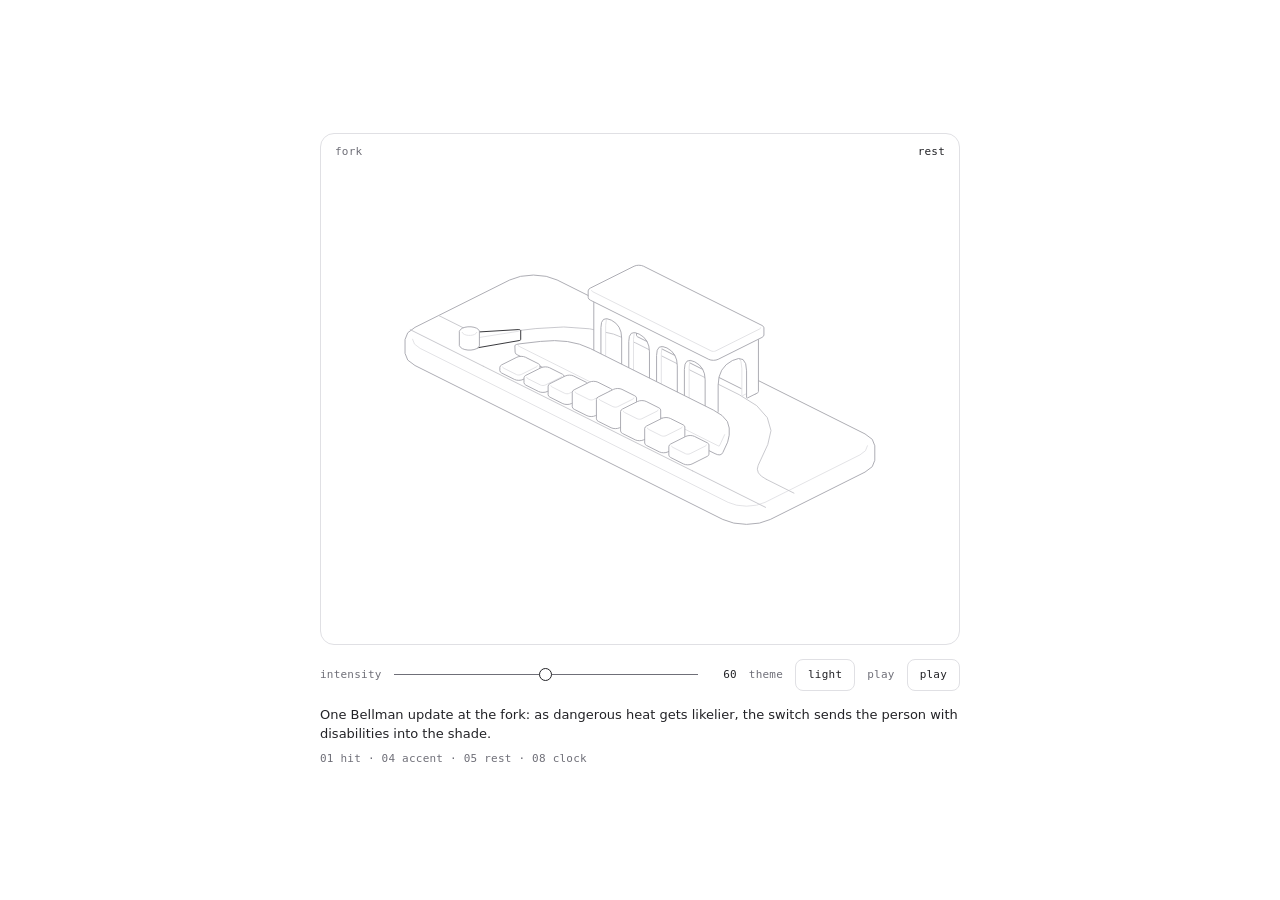
<file: site/hairline-fork.html>
<!doctype html>
<html lang="en">
<head>
<meta charset="utf-8">
<meta name="viewport" content="width=device-width, initial-scale=1">
<title>Hairline figure</title>
<link rel="icon" href="data:,">
<style>
  :root { color-scheme: light; --ground: #ffffff; --ink: #232327; --muted: #6f6f78; --line: #e0e0e4; }
  @media (prefers-color-scheme: dark) {
    :root:not([data-theme="light"]) { color-scheme: dark; --ground: #08090a; --ink: #d0d6e0; --muted: #8a8c95; --line: #29292d; }
  }
  :root[data-theme="dark"] { color-scheme: dark; --ground: #08090a; --ink: #d0d6e0; --muted: #8a8c95; --line: #29292d; }
  :root[data-theme="light"] { color-scheme: light; }
  * { box-sizing: border-box; }
  body {
    margin: 0; min-height: 100vh; display: grid; place-items: center; padding: 24px 16px;
    background: var(--ground); color: var(--ink);
    font: 13px/1.5 ui-sans-serif, system-ui, -apple-system, "Segoe UI", sans-serif; -webkit-font-smoothing: antialiased;
  }
  main { width: 100%; max-width: 640px; }
  .plate { position: relative; border: 1px solid var(--line); border-radius: 14px; overflow: hidden; }
  .tag, .label, output, button { font: 11px/1 ui-monospace, SFMono-Regular, Menlo, Consolas, monospace; letter-spacing: 0.02em; }
  .tag { position: absolute; top: 12px; z-index: 1; color: var(--muted); pointer-events: none; }
  #name { left: 14px; }
  #read { right: 14px; color: var(--ink); font-variant-numeric: tabular-nums; }
  .controls { display: flex; flex-wrap: wrap; align-items: center; gap: 4px 12px; margin-top: 14px; }
  .label { color: var(--muted); }
  input[type="range"] {
    flex: 1 1 96px; min-width: 0; height: 32px; margin: 0; background: transparent; cursor: pointer;
    -webkit-appearance: none; appearance: none;
  }
  input[type="range"]::-webkit-slider-runnable-track { height: 1px; background: var(--muted); }
  input[type="range"]::-webkit-slider-thumb {
    -webkit-appearance: none; width: 13px; height: 13px; margin-top: -6px; border-radius: 50%;
    border: 1px solid var(--ink); background: var(--ground);
  }
  input[type="range"]::-moz-range-track { height: 1px; background: var(--muted); }
  input[type="range"]::-moz-range-thumb { width: 11px; height: 11px; border-radius: 50%; border: 1px solid var(--ink); background: var(--ground); }
  input[type="range"]:focus-visible, button:focus-visible { outline: 1.5px solid var(--ink); outline-offset: 2px; }
  output { min-width: 4ch; text-align: right; font-variant-numeric: tabular-nums; }
  button {
    height: 32px; padding: 0 12px; border: 1px solid var(--line); border-radius: 8px;
    background: transparent; color: var(--ink); cursor: pointer;
  }
  #play[aria-pressed="true"] { background: var(--ink); color: var(--ground); border-color: var(--ink); }
  #means { margin: 14px 0 0; text-wrap: pretty; }
  #rules { margin: 6px 0 0; line-height: 1.6; }
  #error { margin: 12px 0 0; padding-left: 10px; border-left: 1px solid var(--ink); }
</style>
</head>
<body>
<main>
  <div class="plate">
    <span class="tag" id="name"></span>
    <span class="tag" id="read"></span>
    <div id="stage"></div>
  </div>
  <div class="controls">
    <label class="label" for="intensity">intensity</label>
    <input id="intensity" type="range" min="0" max="1" step="0.01" value="0.5">
    <output id="value" for="intensity"></output>
    <span class="label">theme</span>
    <button id="theme" type="button" aria-label="Switch between the light and the dark theme"></button>
    <span class="label">play</span>
    <button id="play" type="button" aria-pressed="false">play</button>
  </div>
  <p id="means"></p>
  <p id="rules" class="label"></p>
  <p id="error" role="alert" hidden></p>
</main>
<script id="hl-kernel">
/* hairline kernel sha256:346b48bdef2cdfafd5343eba01494255cf75f9c078e6fcd1aafc62bab62980a1 */
/*
 * HL: everything a figure may call. Read this index; the code under it is the
 * package's src/core, unchanged, and a figure should not need to read it.
 *
 * Every figure is drawn in a 400 × 320 viewBox. World space is x/y on the
 * ground and z up. Plates are filled with the ground colour and painted back
 * to front, so a nearer one covers a farther one: append in that order. At
 * the default camera, Cam(45, 0.5, S), +x runs down to the right and +y down
 * to the left, so the corner with the largest x and y is nearest the viewer:
 * append by ascending x + y, from the far corner (smallest x and y) to it.
 *
 * Camera
 *   Cam(azDeg, k, S)                       a camera: azimuth in degrees, k = sin(elevation) (0.5 is the 2:1 view), S = scale
 *   fit(C, points, cx, cy)                 centres the box of [x, y, z] points on (cx, cy); call it once, before proj
 *                                          it only centres, it never scales: choose S by trying values, with the most extreme pose in points.
 *                                          The six figures use S 1.42 to 2.12; the boxes they fit come out 230 to 310 wide and 180 to 245 tall
 *   proj(C)                                returns P(x, y, z), which gives [sx, sy]
 *   unproj(C, sx, sy, z)                   the world [x, y] under a screen point, on the plane at height z
 *   facing(C)                              returns front(sample): whether a ring sample faces the camera
 * Rounded solids
 *   rrect(u0, v0, u1, v1, r, n)            a rounded rectangle, as a ring of samples {u, v, nu, nv}
 *   circ(R, n)                             a circle, as a ring
 *   rings(x0, y0, x1, y1, r, b)            [ring, inner]: a rounded footprint and its crease ring, inset by b
 *                                          r, the corner radius, is cut to half the shorter side. b, the crease's inset in world units
 *                                          (0.6 to 2.2 in the figures), must stay under half the shorter side or the crease turns inside out
 *   prism(P, front, ring, inner, z0, z1)   {sil, crease}: a solid standing from z0 to z1, as two path strings
 *   ringAt(P, ring, z)                     the ring's points, projected at height z
 *   run(ring, keep)                        the one cyclic run of samples that pass keep
 *   hull(points)                           the convex hull of screen points
 *   extremes(P, ring)                      [left, right, nearest] samples: where dashed drops fall from
 *   fillet(points, radii, n)               rounds every vertex of a closed polygon; returns the new points
 *                                          radii is an array, one radius per vertex, each cut to half its shorter edge; a single number gives NaN.
 *                                          n is the steps round each corner, default 4: each vertex becomes n + 1 points
 *   ghost(P, front, ring, z0, depth)       a reflection's path {d, y0, y1}; reflect() draws it for you
 * Paths and numbers
 *   poly(points)                           a closed path string
 *   open(points)                           an open polyline string
 *   seg(a, b)                              one segment between two screen points [sx, sy], as its own subpath; project world points with P first
 *   clamp(v, a, b)
 *   lerp(a, b, t)
 *   rad(deg)
 *   r2(n)                                  two decimals
 * The continuous clock: one spring per moving number
 *   spring(x, opts)                        at rest on x; write .t to retarget; opts {k, c, m, eps}, default k 100, c 18, m 1
 *   stepS(sp, dt)                          advances by dt seconds; returns whether it is still moving
 * The discrete clock: a 700ms tween on (.32, .72, 0, 1)
 *   tween(v, dur)                          at rest on v; dur defaults to 700 (ms)
 *   tset(tw, to, now, delay)               retargets from where it is, after delay ms: the stagger
 *                                          the same target again does nothing, so calling it on every pointer move is safe
 *   tval(tw, now)                          its value at now
 *   tdone(tw, now)                         whether it has landed
 *   bezier(x1, y1, x2, y2)                 a CSS cubic-bezier, as a function of progress
 *   EASE_LIFT                              the lift curve itself
 *   reducedMotion()                        true when the reader asked for less motion; springs and tweens already land at once
 *   setReducedMotion(on)                   the loop's business, not a figure's
 * Drawing
 *   mk(tag, attrs, parent)                 one svg element: the only way a figure makes a node
 *   solid(parent)                          {g, sil, cr}: a group holding a silhouette path and a crease path
 *   put(solid, paths)                      writes prism()'s {sil, crease} into solid()'s {sil, cr}: sil into sil, crease into cr
 *   flatDot(parent, C, r, cls)             a dot lying on the ground plane; cls is "dot", "dot m" or "dot off"
 *   place(el, point)                       moves a dot or a circle to [sx, sy]
 *   reflect(svg, parent, P, front, ring, z0, depth)   a fading mirror under a solid
 *   fade(svg, y0, y1, a0)                  a vertical fade, as a mask; returns the value for a mask attribute
 * Life
 *   register(stage, tick)                  joins the one frame loop; tick(dt in seconds, now in ms) returns true to ask for another frame; gives {wake, unregister}
 *   pointer(stage, handlers)               {move(point), down(point), leave()}, points in viewBox units; returns its disposer
 *   disposer()                             {add, on, dispose}: collects tear-down, so destroy is bag.dispose
 * The bench's business, not a figure's
 *   css(lightDark)
 *   inject(root)
 *   tour(stage, stops, onStop)             an unseen pointer that walks the stops, [x, y] in viewBox units or null to leave, and gives way to a real one; onStop(i) on each arrival; returns {stop}
 *   LAP                                    the default stops: a diamond around the centre, then a leave
 *
 * Classes, on path, polygon, ellipse and line. They are the whole palette; a
 * figure sets no colour, width or fill of its own.
 *     (none)   filled with the ground colour, medium stroke
 *     sil      the silhouette's stroke        hi    the bright stroke: the only highlight
 *     lo       the dim stroke                 nf    no fill        fo   fill only, no stroke
 *     dash     a dashed guide
 *     dot      a bright dot                   dot m   a medium dot     dot off   a dim dot
 */
var HL = (() => {
  var __defProp = Object.defineProperty;
  var __getOwnPropDesc = Object.getOwnPropertyDescriptor;
  var __getOwnPropNames = Object.getOwnPropertyNames;
  var __hasOwnProp = Object.prototype.hasOwnProperty;
  var __export = (target, all) => {
    for (var name in all)
      __defProp(target, name, { get: all[name], enumerable: true });
  };
  var __copyProps = (to, from, except, desc) => {
    if (from && typeof from === "object" || typeof from === "function") {
      for (let key of __getOwnPropNames(from))
        if (!__hasOwnProp.call(to, key) && key !== except)
          __defProp(to, key, { get: () => from[key], enumerable: !(desc = __getOwnPropDesc(from, key)) || desc.enumerable });
    }
    return to;
  };
  var __toCommonJS = (mod) => __copyProps(__defProp({}, "__esModule", { value: true }), mod);

  // packages/hairline/src/core/kernel.ts
  var kernel_exports = {};
  __export(kernel_exports, {
    Cam: () => Cam,
    EASE_LIFT: () => EASE_LIFT,
    LAP: () => LAP,
    bezier: () => bezier,
    circ: () => circ,
    clamp: () => clamp,
    css: () => css,
    disposer: () => disposer,
    extremes: () => extremes,
    facing: () => facing,
    fade: () => fade,
    fillet: () => fillet,
    fit: () => fit,
    flatDot: () => flatDot,
    ghost: () => ghost,
    hull: () => hull,
    inject: () => inject,
    lerp: () => lerp,
    mk: () => mk,
    open: () => open,
    place: () => place,
    pointer: () => pointer,
    poly: () => poly,
    prism: () => prism,
    proj: () => proj,
    put: () => put,
    r2: () => r2,
    rad: () => rad,
    reducedMotion: () => reducedMotion,
    reflect: () => reflect,
    register: () => register,
    ringAt: () => ringAt,
    rings: () => rings,
    rrect: () => rrect,
    run: () => run,
    seg: () => seg,
    setReducedMotion: () => setReducedMotion,
    solid: () => solid,
    spring: () => spring,
    stepS: () => stepS,
    tdone: () => tdone,
    tour: () => tour,
    tset: () => tset,
    tval: () => tval,
    tween: () => tween,
    unproj: () => unproj
  });

  // packages/hairline/src/core/iso.ts
  var clamp = (v, a, b) => Math.max(a, Math.min(b, v));
  var lerp = (a, b, t) => a + (b - a) * t;
  var rad = (d) => d * Math.PI / 180;
  var r2 = (n) => Math.round(n * 100) / 100;
  var poly = (pts) => "M" + pts.map((p) => r2(p[0]) + " " + r2(p[1])).join("L") + "Z";
  var seg = (a, b) => `M${r2(a[0])} ${r2(a[1])}L${r2(b[0])} ${r2(b[1])}`;
  var open = (pts) => pts.length < 2 ? "" : "M" + pts.map((p) => r2(p[0]) + " " + r2(p[1])).join("L");
  var Cam = (azDeg, k, S) => ({ az: rad(azDeg), k, S, ox: 0, oy: 0 });
  function proj(C) {
    const c = Math.cos(C.az), s = Math.sin(C.az), zf = Math.sqrt(1 - C.k * C.k);
    return (x, y, z) => {
      const X = x * c - y * s, Y = x * s + y * c;
      return [C.ox + C.S * X, C.oy + C.S * (Y * C.k - z * zf)];
    };
  }
  function unproj(C, sx, sy, z) {
    const c = Math.cos(C.az), s = Math.sin(C.az), zf = Math.sqrt(1 - C.k * C.k);
    const X = (sx - C.ox) / C.S, Y = ((sy - C.oy) / C.S + z * zf) / C.k;
    return [X * c + Y * s, -X * s + Y * c];
  }
  function fit(C, pts, cx, cy) {
    C.ox = 0;
    C.oy = 0;
    const P = proj(C);
    let a = 1e9, b = -1e9, c = 1e9, d = -1e9;
    for (const p of pts) {
      const q = P(p[0], p[1], p[2]);
      a = Math.min(a, q[0]);
      b = Math.max(b, q[0]);
      c = Math.min(c, q[1]);
      d = Math.max(d, q[1]);
    }
    C.ox = cx - (a + b) / 2;
    C.oy = cy - (c + d) / 2;
  }
  function rrect(u0, v0, u1, v1, r, n = 4) {
    r = Math.max(0, Math.min(r, (u1 - u0) / 2, (v1 - v0) / 2));
    const out = [];
    for (const [cu, cv, a0] of [[u1 - r, v1 - r, 0], [u0 + r, v1 - r, 90], [u0 + r, v0 + r, 180], [u1 - r, v0 + r, 270]])
      for (let k = 0; k <= n; k++) {
        const a = rad(a0 + 90 * k / n), ca = Math.cos(a), sa = Math.sin(a);
        out.push({ u: cu + r * ca, v: cv + r * sa, nu: ca, nv: sa });
      }
    return out;
  }
  function circ(R, n = 96) {
    const out = [];
    for (let k = 0; k < n; k++) {
      const a = k / n * Math.PI * 2, ca = Math.cos(a), sa = Math.sin(a);
      out.push({ u: R * ca, v: R * sa, nu: ca, nv: sa });
    }
    return out;
  }
  function hull(input) {
    const pts = input.slice().sort((a, b) => a[0] - b[0] || a[1] - b[1]);
    const x = (o, a, b) => (a[0] - o[0]) * (b[1] - o[1]) - (a[1] - o[1]) * (b[0] - o[0]);
    const lo = [], up = [];
    for (const p of pts) {
      while (lo.length > 1 && x(lo[lo.length - 2], lo[lo.length - 1], p) <= 0) lo.pop();
      lo.push(p);
    }
    for (let i = pts.length - 1; i >= 0; i--) {
      const p = pts[i];
      while (up.length > 1 && x(up[up.length - 2], up[up.length - 1], p) <= 0) up.pop();
      up.push(p);
    }
    lo.pop();
    up.pop();
    return lo.concat(up);
  }
  var ringAt = (P, ring, z) => ring.map((q) => P(q.u, q.v, z));
  var facing = (C) => {
    const s = Math.sin(C.az), c = Math.cos(C.az);
    return (q) => q.nu * s + q.nv * c >= -1e-6;
  };
  function run(ring, keep) {
    const n = ring.length;
    let s = -1;
    for (let i = 0; i < n; i++) if (keep(ring[i]) && !keep(ring[(i + n - 1) % n])) {
      s = i;
      break;
    }
    if (s < 0) return keep(ring[0]) ? ring.slice() : [];
    const out = [];
    for (let k = 0; k < n && keep(ring[(s + k) % n]); k++) out.push(ring[(s + k) % n]);
    return out;
  }
  function prism(P, front, ring, inner, z0, z1) {
    return {
      sil: poly(hull(ringAt(P, ring, z1).concat(ringAt(P, ring, z0)))),
      crease: inner ? open(ringAt(P, run(inner, front), z1)) : ""
    };
  }
  var rings = (x0, y0, x1, y1, r, b) => [
    rrect(x0, y0, x1, y1, r),
    rrect(x0 + b, y0 + b, x1 - b, y1 - b, Math.max(0.3, r - b))
  ];
  function extremes(P, ring) {
    const pr = ring.map((q) => P(q.u, q.v, 0));
    let a = 0, b = 0, c = 0;
    pr.forEach((p, k) => {
      if (p[0] < pr[a][0]) a = k;
      if (p[0] > pr[b][0]) b = k;
      if (p[1] > pr[c][1]) c = k;
    });
    return [ring[a], ring[b], ring[c]];
  }
  function fillet(pts, rs, n = 4) {
    const m = pts.length, out = [];
    for (let i = 0; i < m; i++) {
      const a = pts[(i + m - 1) % m], p = pts[i], b = pts[(i + 1) % m];
      const la = Math.hypot(a[0] - p[0], a[1] - p[1]), lb = Math.hypot(b[0] - p[0], b[1] - p[1]);
      const t = Math.min(rs[i], la / 2, lb / 2);
      const p1 = [p[0] + (a[0] - p[0]) / la * t, p[1] + (a[1] - p[1]) / la * t];
      const p2 = [p[0] + (b[0] - p[0]) / lb * t, p[1] + (b[1] - p[1]) / lb * t];
      for (let k = 0; k <= n; k++) {
        const s = k / n, w = 1 - s;
        out.push([w * w * p1[0] + 2 * w * s * p[0] + s * s * p2[0], w * w * p1[1] + 2 * w * s * p[1] + s * s * p2[1]]);
      }
    }
    return out;
  }
  function ghost(P, front, ring, z0, depth) {
    const f = run(ring, front), lowP = ringAt(P, f, z0 - depth);
    return {
      d: open(lowP) + [f[0], f[f.length - 1]].map((q) => seg(P(q.u, q.v, z0), P(q.u, q.v, z0 - depth))).join(""),
      y0: Math.min(...ringAt(P, f, z0).map((p) => p[1])),
      y1: Math.max(...lowP.map((p) => p[1])) + 2
    };
  }

  // packages/hairline/src/core/motion.ts
  var reduced = false;
  var setReducedMotion = (on) => {
    reduced = on;
  };
  var reducedMotion = () => reduced;
  function spring(x, o = {}) {
    return { x, v: 0, t: x, k: o.k ?? 100, c: o.c ?? 18, m: o.m ?? 1, eps: o.eps ?? 0.01 };
  }
  function stepS(sp, dt) {
    if (reduced) {
      sp.x = sp.t;
      sp.v = 0;
      return false;
    }
    const n = Math.max(1, Math.ceil(dt * 240)), h = dt / n;
    for (let i = 0; i < n; i++) {
      const a = (-sp.k * (sp.x - sp.t) - sp.c * sp.v) / sp.m;
      sp.v += a * h;
      sp.x += sp.v * h;
    }
    if (Math.abs(sp.x - sp.t) < sp.eps && Math.abs(sp.v) < sp.eps * 10) {
      sp.x = sp.t;
      sp.v = 0;
      return false;
    }
    return true;
  }
  function bezier(x1, y1, x2, y2) {
    const cx = 3 * x1, bx = 3 * (x2 - x1) - cx, ax = 1 - cx - bx;
    const cy = 3 * y1, by = 3 * (y2 - y1) - cy, ay = 1 - cy - by;
    const X = (u) => ((ax * u + bx) * u + cx) * u;
    const Y = (u) => ((ay * u + by) * u + cy) * u;
    const dX = (u) => (3 * ax * u + 2 * bx) * u + cx;
    return (t) => {
      if (t <= 0) return 0;
      if (t >= 1) return 1;
      let u = t;
      for (let i = 0; i < 8; i++) {
        const e = X(u) - t;
        if (Math.abs(e) < 1e-5) break;
        const d = dX(u);
        if (Math.abs(d) < 1e-6) break;
        u -= e / d;
      }
      if (!(u >= 0 && u <= 1) || Math.abs(X(u) - t) > 1e-4) {
        let lo = 0, hi = 1;
        u = t;
        for (let i = 0; i < 24; i++) {
          if (X(u) < t) lo = u;
          else hi = u;
          u = (lo + hi) / 2;
        }
      }
      return Y(u);
    };
  }
  var EASE_LIFT = bezier(0.32, 0.72, 0, 1);
  var tween = (v, dur = 700) => ({ from: v, to: v, t0: -1e9, dur });
  var tval = (tw, now) => {
    const p = clamp((now - tw.t0) / tw.dur, 0, 1);
    return tw.from + (tw.to - tw.from) * (reduced ? 1 : EASE_LIFT(p));
  };
  var tset = (tw, to, now, delay) => {
    if (tw.to === to) return;
    tw.from = tval(tw, now);
    tw.to = to;
    tw.t0 = now + delay;
  };
  var tdone = (tw, now) => reduced || now >= tw.t0 + tw.dur;

  // packages/hairline/src/core/stage.ts
  var NS = "http://www.w3.org/2000/svg";
  function mk(tag, attrs, parent) {
    const e = document.createElementNS(NS, tag);
    if (attrs) for (const k in attrs) e.setAttribute(k, String(attrs[k]));
    if (parent) parent.appendChild(e);
    return e;
  }
  function solid(parent) {
    const g = mk("g", {}, parent);
    return { g, sil: mk("path", { class: "sil" }, g), cr: mk("path", { class: "nf lo" }, g) };
  }
  var put = (el, s) => {
    el.sil.setAttribute("d", s.sil);
    el.cr.setAttribute("d", s.crease);
  };
  var flatDot = (parent, C, r, cls) => mk("ellipse", { rx: r2(r * C.S), ry: r2(r * C.S * C.k), class: cls }, parent);
  var place = (el, q) => {
    el.setAttribute("cx", String(r2(q[0])));
    el.setAttribute("cy", String(r2(q[1])));
  };
  var fid = 0;
  function fade(svg, y0, y1, a0 = 0.7) {
    const id = "hl-fd" + ++fid, defs = mk("defs", {}, svg);
    const lg = mk("linearGradient", { id: id + "g", gradientUnits: "userSpaceOnUse", x1: 0, y1: r2(y0), x2: 0, y2: r2(y1) }, defs);
    mk("stop", { offset: 0, "stop-color": "#fff", "stop-opacity": a0 }, lg);
    mk("stop", { offset: 1, "stop-color": "#fff", "stop-opacity": 0 }, lg);
    const m = mk("mask", { id, maskUnits: "userSpaceOnUse", x: 0, y: 0, width: 400, height: 320 }, defs);
    mk("rect", { x: 0, y: 0, width: 400, height: 320, fill: `url(#${id}g)` }, m);
    return `url(#${id})`;
  }
  function reflect(svg, parent, P, front, ring, z0, depth) {
    const r = ghost(P, front, ring, z0, depth);
    const gh = mk("g", { class: "ghost", mask: fade(svg, r.y0, r.y1) }, parent);
    mk("path", { d: r.d }, gh);
  }
  var boards = [];
  var byStage = /* @__PURE__ */ new Map();
  var raf = 0;
  var last = 0;
  var io = null;
  var rm = null;
  function frame() {
    const now = performance.now();
    const dt = Math.min(0.05, Math.max(0, (now - last) / 1e3));
    last = now;
    let any = false;
    for (const b of boards.slice()) if (b.vis && b.awake) {
      try {
        b.awake = !!b.tick(dt, now);
      } catch (err) {
        b.awake = false;
        setTimeout(() => {
          throw err;
        });
      }
      any = any || b.awake;
    }
    raf = any ? requestAnimationFrame(frame) : 0;
  }
  function wake(b) {
    b.awake = true;
    if (!raf) {
      last = performance.now();
      raf = requestAnimationFrame(frame);
    }
  }
  var onMotion = () => {
    setReducedMotion(!!rm?.matches);
    boards.forEach(wake);
  };
  function start() {
    if (io) return;
    io = new IntersectionObserver((es) => {
      for (const e of es) {
        const set = byStage.get(e.target);
        if (!set) continue;
        for (const b of set) {
          b.vis = e.isIntersecting;
          if (b.vis) wake(b);
        }
      }
    }, { rootMargin: "80px" });
    rm = matchMedia("(prefers-reduced-motion: reduce)");
    setReducedMotion(rm.matches);
    rm.addEventListener("change", onMotion);
  }
  function stop() {
    if (raf) cancelAnimationFrame(raf);
    raf = 0;
    io?.disconnect();
    io = null;
    rm?.removeEventListener("change", onMotion);
    rm = null;
  }
  function register(stage, tick) {
    start();
    const b = { stage, tick, vis: false, awake: true };
    boards.push(b);
    const peers = byStage.get(stage);
    if (peers) {
      for (const p of peers) b.vis = p.vis;
      peers.add(b);
      if (b.vis) wake(b);
    } else {
      byStage.set(stage, /* @__PURE__ */ new Set([b]));
      io.observe(stage);
    }
    tick(0, performance.now());
    let gone = false;
    return {
      wake: () => {
        if (!gone) wake(b);
      },
      unregister: () => {
        if (gone) return;
        gone = true;
        boards = boards.filter((x) => x !== b);
        const set = byStage.get(stage);
        if (set) {
          set.delete(b);
          if (!set.size) {
            byStage.delete(stage);
            io?.unobserve(stage);
          }
        }
        if (!boards.length) stop();
      }
    };
  }
  var handlers = /* @__PURE__ */ new WeakMap();
  var touring = /* @__PURE__ */ new WeakMap();
  function pointer(stage, on) {
    handlers.set(stage, on);
    let tm = 0;
    const pt = (e) => {
      const r = stage.getBoundingClientRect();
      return [(e.clientX - r.left) / r.width * 400, (e.clientY - r.top) / r.height * 320];
    };
    const move = (e) => {
      clearTimeout(tm);
      touring.get(stage)?.hold();
      on.move(pt(e), e);
    };
    const down = (e) => {
      clearTimeout(tm);
      touring.get(stage)?.hold();
      if (e.pointerType !== "mouse") stage.releasePointerCapture?.(e.pointerId);
      if (on.down) on.down(pt(e), e);
      else on.move(pt(e), e);
    };
    const leave = (e) => {
      clearTimeout(tm);
      tm = window.setTimeout(() => {
        on.leave(e);
        touring.get(stage)?.release();
      }, e.pointerType === "mouse" ? 0 : 1400);
    };
    stage.addEventListener("pointermove", move);
    stage.addEventListener("pointerdown", down);
    stage.addEventListener("pointerleave", leave);
    return () => {
      clearTimeout(tm);
      if (handlers.get(stage) === on) handlers.delete(stage);
      stage.removeEventListener("pointermove", move);
      stage.removeEventListener("pointerdown", down);
      stage.removeEventListener("pointerleave", leave);
    };
  }
  var LAP = [[128, 150], [200, 118], [272, 150], [200, 206], null];
  var TRAVEL = 900;
  var DWELL = 1200;
  var REST = 1800;
  var RESUME = 1200;
  var STAGGER = 450;
  var GHOST = { pointerType: "ghost" };
  var started = 0;
  function entry([x, y]) {
    const dx = x - 200, dy = y - 160;
    if (!dx && !dy) return [200, 320];
    const k = Math.min(dx ? (dx > 0 ? 200 : -200) / dx : Infinity, dy ? (dy > 0 ? 160 : -160) / dy : Infinity);
    return [200 + dx * k, 160 + dy * k];
  }
  function tour(stage, stops, onStop) {
    let i = 0;
    let wait = RESUME + STAGGER * (started++ % 4);
    let t = -1;
    let at = null;
    let origin = [200, 320];
    let hand = false, keys = stage.contains(stage.ownerDocument.activeElement);
    let gone = false;
    const leave = () => {
      at = null;
      t = -1;
      handlers.get(stage)?.leave(GHOST);
    };
    const tick = (dt) => {
      if (hand || keys || !stops.length) return false;
      if (reducedMotion()) {
        if (at) leave();
        return false;
      }
      if (wait > 0) {
        wait -= dt * 1e3;
        return true;
      }
      const stop2 = stops[i];
      if (stop2 === null) {
        if (at) leave();
        onStop?.(i);
        i = (i + 1) % stops.length;
        wait = REST;
        return true;
      }
      const h = handlers.get(stage);
      if (!h) return true;
      if (t < 0) {
        origin = at ?? entry(stop2);
        t = 0;
      }
      t = Math.min(TRAVEL, t + dt * 1e3);
      const k = EASE_LIFT(t / TRAVEL);
      at = [origin[0] + (stop2[0] - origin[0]) * k, origin[1] + (stop2[1] - origin[1]) * k];
      h.move(at, GHOST);
      if (t < TRAVEL) return true;
      onStop?.(i);
      i = (i + 1) % stops.length;
      t = -1;
      wait = DWELL;
      return true;
    };
    const take = () => {
      at = null;
      t = -1;
    };
    const give = () => {
      if (hand || keys) return;
      i = 0;
      t = -1;
      wait = RESUME;
      board.wake();
    };
    const me = {
      hold: () => {
        hand = true;
        take();
      },
      release: () => {
        if (!hand) return;
        hand = false;
        give();
      }
    };
    const focusIn = () => {
      keys = true;
      take();
    };
    const focusOut = (e) => {
      if (keys && !stage.contains(e.relatedTarget)) {
        keys = false;
        give();
      }
    };
    stage.addEventListener("focusin", focusIn);
    stage.addEventListener("focusout", focusOut);
    touring.set(stage, me);
    const board = register(stage, tick);
    return {
      stop: () => {
        if (gone) return;
        gone = true;
        board.unregister();
        stage.removeEventListener("focusin", focusIn);
        stage.removeEventListener("focusout", focusOut);
        if (touring.get(stage) === me) touring.delete(stage);
        if (at) leave();
      }
    };
  }
  function disposer() {
    let fns = [];
    return {
      add: (fn) => {
        fns.push(fn);
      },
      on: (target, type, fn, opts) => {
        const h = fn;
        target.addEventListener(type, h, opts);
        fns.push(() => target.removeEventListener(type, h, opts));
      },
      dispose: () => {
        const run2 = fns;
        fns = [];
        for (let i = run2.length - 1; i >= 0; i--) run2[i]();
      }
    };
  }

  // packages/hairline/src/core/styles.ts
  var LIGHT = { plate: "#ffffff", hi: "#232327", edge: "#a4a4ac", mid: "#c3c3c9", lo: "#e0e0e4" };
  var DARK = { plate: "#08090a", hi: "#d0d6e0", edge: "#5b5d64", mid: "#3e3e44", lo: "#29292d" };
  var KEYS = ["plate", "hi", "edge", "mid", "lo"];
  var vars = (p) => KEYS.map((k) => `--hl-${k}:var(--hairline-${k},${p[k]});`).join("");
  var EASE = "cubic-bezier(0.5,0,0.1,1)";
  var SVG = ":where([data-hairline]>svg)";
  function css(lightDark) {
    const both = Object.fromEntries(KEYS.map((k) => [k, `light-dark(${LIGHT[k]},${DARK[k]})`]));
    return [
      // the box, and the palette: light unless something below says otherwise
      `:where([data-hairline]){display:block;position:relative;aspect-ratio:5/4;touch-action:pan-y;user-select:none;-webkit-user-select:none;--hl-sw:var(--hairline-stroke,0.9);${vars(LIGHT)}}`,
      // the page's color-scheme
      lightDark ? `:where([data-hairline]){${vars(both)}}` : "",
      // an ancestor that says dark
      `:where(.dark,[data-theme="dark"]) :where([data-hairline]){${vars(DARK)}}`,
      // the figure's own theme option
      `:where([data-hairline][data-hairline-theme="light"]){${vars(LIGHT)}}`,
      `:where([data-hairline][data-hairline-theme="dark"]){${vars(DARK)}}`,
      `:where([data-hairline]:focus-visible){outline:1.5px solid var(--hl-hi);outline-offset:2px}`,
      `${SVG}{position:absolute;inset:0;width:100%;height:100%;display:block}`,
      // Riffle's live region: read, not seen
      `:where([data-hairline]>[data-hairline-live]){position:absolute;width:1px;height:1px;margin:-1px;padding:0;border:0;overflow:hidden;clip-path:inset(50%);white-space:nowrap}`,
      // the drawing: plates are filled with the plate colour and painted back to front
      `${SVG} :where(path,polygon,ellipse,line){fill:var(--hl-plate);stroke:var(--hl-mid);stroke-width:var(--hl-sw);vector-effect:non-scaling-stroke;stroke-linejoin:round;stroke-linecap:round;transition:stroke 260ms ${EASE}}`,
      `${SVG} :where(.nf){fill:none}`,
      `${SVG} :where(.fo){stroke:none}`,
      `${SVG} :where(.sil){stroke:var(--hl-edge)}`,
      `${SVG} :where(.hi){stroke:var(--hl-hi)}`,
      `${SVG} :where(.lo){stroke:var(--hl-lo)}`,
      `${SVG} :where(.dash){stroke-dasharray:1 3}`,
      `${SVG} :where(.dot){stroke:none;fill:var(--hl-hi);transition:fill 260ms ${EASE}}`,
      `${SVG} :where(.dot.m){fill:var(--hl-edge)}`,
      `${SVG} :where(.dot.off){fill:var(--hl-lo)}`,
      `${SVG} :where(.ghost path){fill:none;stroke:var(--hl-mid)}`
    ].join("");
  }
  var done = /* @__PURE__ */ new WeakSet();
  function inject(root) {
    if (done.has(root)) return;
    done.add(root);
    const doc = root.nodeType === 9 ? root : root.ownerDocument;
    const win = doc.defaultView;
    const text = css(!!win?.CSS?.supports?.("color", "light-dark(#000,#fff)"));
    if (win && "adoptedStyleSheets" in root) {
      try {
        const sheet = new win.CSSStyleSheet();
        sheet.replaceSync(text);
        root.adoptedStyleSheets = [...root.adoptedStyleSheets, sheet];
        return;
      } catch {
      }
    }
    const style = doc.createElement("style");
    style.setAttribute("data-hairline-style", "");
    style.textContent = text;
    (root.nodeType === 9 ? doc.head ?? doc.documentElement : root).appendChild(style);
  }
  return __toCommonJS(kernel_exports);
})();
/* /hairline kernel */
</script>
<script id="hl-bench">
/*
 * The bench: the page a figure is shown on. It makes the host and the svg the
 * way the package's mount does, hands them to the figure, and owns everything
 * around it: the read-out, the slider, the theme, the line under the stage.
 */
(() => {
  const RULES = ["hit", "order", "reach", "accent", "rest", "honesty", "cost", "clock", "radius", "quiet"];
  const $ = (id) => document.getElementById(id);
  const root = document.documentElement, params = new URLSearchParams(location.search);

  /* the theme: the system's until the switch is pressed, then the switch's */
  const dark = () => (root.dataset.theme ? root.dataset.theme === "dark" : matchMedia("(prefers-color-scheme: dark)").matches);
  const label = () => { $("theme").textContent = dark() ? "dark" : "light"; };
  $("theme").addEventListener("click", () => { root.dataset.theme = dark() ? "light" : "dark"; label(); });
  /* ?theme=light or ?theme=dark wins over the system's, as pressing the switch does */
  if (["light", "dark"].includes(params.get("theme"))) root.dataset.theme = params.get("theme");
  label();

  /* ?intensity=0 sets the slider before the figure mounts, for a look at either end */
  const i = (params.get("intensity") || "").trim();
  if (i && Number.isFinite(Number(i))) $("intensity").value = String(Math.min(1, Math.max(0, Number(i))));

  /* ?w=240 narrows the page, for a look at the size of a thumbnail */
  const w = Number(params.get("w"));
  if (w > 0) document.querySelector("main").style.maxWidth = w + "px";

  /* a figure that fails says so under the stage, instead of leaving an empty plate */
  addEventListener("error", (e) => {
    $("error").hidden = false;
    $("error").textContent = String((e.error && e.error.message) || e.message);
  });

  let mounted = false;
  window.hairline = (figure) => {
    if (mounted) throw new Error("hairline: one figure per page.");
    mounted = true;
    const stage = $("stage"), slider = $("intensity");

    /* intensity to the figure's own number: two straight lines that meet at 0.5, as in the package */
    const [lo, mid, hi] = figure.range;
    const at = (i) => Math.round((i <= 0.5 ? lo + (i / 0.5) * (mid - lo) : mid + ((i - 0.5) / 0.5) * (hi - mid)) * 1000) / 1000;

    HL.inject(document);
    stage.setAttribute("data-hairline", figure.name);
    stage.setAttribute("role", "img");
    stage.setAttribute("aria-label", figure.means);
    const svg = HL.mk("svg", { viewBox: "0 0 400 320", "aria-hidden": "true" }, stage);

    let text = null;
    const read = {
      get textContent() { return text; },
      set textContent(value) { text = value == null ? "" : String(value); $("read").textContent = text; },
    };

    document.title = "Hairline · " + figure.name;
    $("name").textContent = figure.name;
    $("means").textContent = figure.means;
    $("rules").textContent = figure.rules.map((n) => String(n).padStart(2, "0") + " " + RULES[n - 1]).join(" · ");
    const show = () => { $("value").textContent = String(at(Number(slider.value))); };
    show();

    const handle = figure.mount({ stage, svg, read }, at(Number(slider.value)));
    if (text === null) read.textContent = "rest";
    slider.addEventListener("input", () => { show(); handle.set(at(Number(slider.value))); });
    window.hairline.figure = handle;

    /* play: an unseen pointer walks the figure's tour (or HL.LAP) until a hand arrives; ?play=1 starts it on load */
    const play = $("play");
    window.hairline.playing = null;
    play.addEventListener("click", () => {
      const was = play.getAttribute("aria-pressed") === "true";
      if (was) { window.hairline.playing.stop(); window.hairline.playing = null; }
      else window.hairline.playing = HL.tour(stage, figure.tour || HL.LAP, (i) => { if (window.hairline.onStop) window.hairline.onStop(i); });
      play.setAttribute("aria-pressed", String(!was));
    });
    if (params.get("play") === "1") play.click();

    /* ?at=200,160 holds the pointer at a viewBox point, for a picture of the answer without a mouse */
    const p = (params.get("at") || "").split(",").map(Number);
    if (p.length === 2 && p.every(Number.isFinite)) {
      const r = stage.getBoundingClientRect();
      stage.dispatchEvent(new PointerEvent("pointermove", {
        pointerType: "mouse", pointerId: 1, bubbles: true,
        clientX: r.left + (p[0] / 400) * r.width, clientY: r.top + (p[1] / 320) * r.height,
      }));
    }
  };
})();
</script>
<script type="module" id="hl-figure">
/**
 * Fork: a pavement on a city block forks round a kerbed island into a short
 * straight lane in the sun and a longer one that bows back under an arcade,
 * and the two meet again. At the fork a switch blade, like railway points,
 * pivots on its boss to one lane. The pointer's x across the stage is p, the
 * chance of dangerous heat: the sun lane's paving stones heave with it, each
 * on its own spring. One Bellman update, Q of each route from its walk and
 * sun minutes, picks the route; the blade swings to it on the 700ms tween
 * and the chosen lane's kerb takes the bright stroke. At rest it is a hot
 * day, the blade is set to the shade and is the bright mark. The slider is
 * the heat-stress penalty, which moves the break-even p.
 */
const {
  Cam, circ, clamp, facing, fillet, fit, open, poly, prism, proj, rad, rings,
  spring, stepS, tdone, tset, tval, tween, disposer, mk, pointer, put, register, solid,
} = HL;

// SAYA's run to the Botanical Garden: a person with disabilities (v 1.5), QAIRU to the Botanical Garden,
// 15 July 16:00. Walk and sun minutes per route: the fastest one and the one with most shade.
const SHORT = { walk: 55.7, sun: 50.4 }, SHADE = { walk: 56.4, sun: 46.4 };
const V = 1.5, GAMMA = 0.9, HD = Math.min(0.99, 0.03 * V), HS = Math.min(0.99, 0.002 * V);
/** P(heat stress) on a route with `sun` minutes in the sun, when dangerous heat has probability p. */
const stress = (p, sun) => p * (1 - (1 - HD) ** sun) + (1 - p) * (1 - (1 - HS) ** sun);
/** One Bellman update from Comfortable: the walk now, and the discounted penalty if heat stress follows. */
const Q = (r, p, pen) => -r.walk + GAMMA * (stress(p, r.sun) * -pen);
const shaded = (p, pen) => Q(SHADE, p, pen) > Q(SHORT, p, pen);

// The block, along x: the pavement forks at XF, bows D back, and rejoins at L - XF.
const L = 150, HW = 6, XF = 20, D = 30, AL = rad(58), Y0 = -46, Y1 = 14, PB = 5, KH = 2.5;
// The arcade over the bow: NB arches on piers PW wide along its face at FY, one more at its end, a back wall at YB, a roof.
const AX0 = 50, AX1 = 100, AH = 20, NB = 4, PW = 3, FY = HW - D + 2.5, YB = -D - HW - 5;
// The sun lane's stones, how far they heave, the heat at rest; the blade's pivot and length.
const NS = 8, HMAX = 7.5, P_REST = 0.8, BX = XF - 1, BL = 15;

const sn = Math.sin(AL), cot = Math.cos(AL) / sn, mir = (x) => L - x;
/** x where the fork's slant through a reaches the line y, on the ground. */
const xAt = (a, y) => a[0] - (y - a[1]) * cot;
const iA = [XF + HW * sn, HW * Math.cos(AL)], oA = [XF - HW * sn, -HW * Math.cos(AL)];
const IY = FY + 0.5, N1 = xAt(iA, -HW), I1 = xAt(iA, IY), Q1 = xAt(oA, -HW), O1 = xAt(oA, -HW - D);
const SX0 = N1 + 5, SG = 1.2, SW = (mir(N1) - 3 - SX0 - (NS - 1) * SG) / NS;
/** Stone i's height at heat p: one swell along the lane, highest past its middle. */
const heave = (p, i) => 1.2 + p * HMAX * Math.exp(-(((i - 4.5) / 2.4) ** 2));

/** The blade's footprint turned by a about the pivot: the hull of a heel round r1 and a tip round r2, as a ring. */
function blade(a, r1, r2) {
  const b = Math.acos((r1 - r2) / BL), c = Math.cos(a), s = Math.sin(a), ring = [];
  const add = (cx, r, t) => {
    const nu = Math.cos(t), nv = Math.sin(t), u = cx + r * nu, v = r * nv;
    ring.push({ u: BX + c * u - s * v, v: s * u + c * v, nu: c * nu - s * nv, nv: s * nu + c * nv });
  };
  for (let k = 0; k <= 6; k++) add(BL, r2, -b + (2 * b * k) / 6);
  for (let k = 0; k <= 12; k++) add(0, r1, b + ((2 * Math.PI - 2 * b) * k) / 12);
  return ring;
}

/** A convex outline as [ring, inner]: each point with its outward normal, and the ring inset by b for the crease. */
function ringOf(pts, b) {
  const n = pts.length, cx = pts.reduce((s, q) => s + q[0], 0) / n, cy = pts.reduce((s, q) => s + q[1], 0) / n;
  const ring = pts.map((q, i) => {
    const a = pts[(i + n - 1) % n], c = pts[(i + 1) % n], len = Math.hypot(c[0] - a[0], c[1] - a[1]) || 1;
    const k = (c[1] - a[1]) * (q[0] - cx) - (c[0] - a[0]) * (q[1] - cy) < 0 ? -1 : 1;
    return { u: q[0], v: q[1], nu: (k * (c[1] - a[1])) / len, nv: (-k * (c[0] - a[0])) / len };
  });
  return [ring, ring.map((q) => ({ ...q, u: q.u - b * q.nu, v: q.v - b * q.nv }))];
}

/** A wall in its own plane, as (s, z): from a0 to a1, AH tall, with a round arch cut up from the ground over each [s0, s1]. */
function wall(a0, a1, gaps) {
  const pts = [[a0, 0], [a0, AH], [a1, AH], [a1, 0]], r = [0.4, 1.6, 0.01, 0.01];
  for (const [s0, s1] of gaps.slice().reverse()) {
    pts.push([s1, 0], [s1, AH - 4.5], [s0, AH - 4.5], [s0, 0]);
    r.push(0.4, (s1 - s0) / 2, (s1 - s0) / 2, 0.4);
  }
  return fillet(pts, r, 4);
}

/** The arcade's face and its end wall as one outline, folded round the corner they share, so that corner is never drawn. */
function arcade(P, dx, dy) {
  const w = (AX1 - AX0 - (NB + 1) * PW) / NB, bays = [];
  for (let k = 0; k < NB; k++) bays.push([AX0 + PW + k * (w + PW), AX0 + (k + 1) * (w + PW)]);
  const face = wall(AX0, AX1, bays), end = wall(YB, FY, [[-D - HW, HW - D]]);
  return poly([
    ...face.slice(15).concat(face.slice(0, 15)).map(([s, z]) => P(Math.min(s, AX1 + dx), FY + dy, z)),
    ...end.slice(0, 15).reverse().concat(end.slice(15).reverse()).map(([s, z]) => P(AX1 + dx, Math.min(s, FY + dy), z)),
  ]);
}

function mount({ stage, svg, read }, value) {
  const bag = disposer();
  let pen = value, p = null;

  const C = Cam(45, 0.5, 2.1);
  fit(C, [[0, Y0, -PB], [L, Y1, -PB], [L, Y0, -PB], [0, Y1, -PB], [AX0, YB - 1.5, AH + 2.5]], 200, 166);
  const P = proj(C), front = facing(C), G = (pts) => pts.map(([x, y]) => P(x, y, 0));

  const g = mk("g", {}, svg);
  const [pr, pi] = rings(0, Y0, L, Y1, 10, 2.2);
  put(solid(g), prism(P, front, pr, pi, -PB, 0));

  // The pavement's kerbs, drawn on the block: the trunk's, then each lane's outer kerb, which is the one that lights.
  const line = (pts) => mk("path", { d: open(G(pts)), class: "nf" }, g);
  const edge = fillet([[0, -HW], [Q1, -HW], [O1, -HW - D], [mir(O1), -HW - D], [mir(Q1), -HW], [L, -HW], [L, HW], [0, HW]],
    [0.01, 5, 21, 21, 5, 0.01, 0.01, 0.01], 4);
  line(edge.slice(0, 6)); line(edge.slice(24, 26)); line([[0, HW], [N1, HW]]); line([[mir(N1), HW], [L, HW]]);
  const lanes = { shade: line(edge.slice(5, 25)), sun: line([[N1, HW], [mir(N1), HW]]) };

  // The arcade, back to front: its back wall, the far side of its face and end, the near side, then the roof.
  const [wr, wi] = rings(AX0, YB, AX1, YB + 2, 1, 0.5);
  put(solid(g), prism(P, front, wr, wi, 0, AH));
  mk("path", { d: arcade(P, -2, -2), class: "lo" }, g);
  mk("path", { d: arcade(P, 0, 0), class: "sil" }, g);
  const [rr, ri] = rings(AX0 - 2, YB - 1.5, AX1 + 2, FY + 1.5, 2, 1);
  put(solid(g), prism(P, front, rr, ri, AH, AH + 2.5));

  // The island between the lanes, nearer than the arcade's foot: a kerbed solid with its nose at the fork.
  const [ir, ii] = ringOf(fillet([[N1, -HW], [I1, IY], [mir(I1), IY], [mir(N1), -HW]], [2.5, 9, 9, 2.5], 4), 0.9);
  put(solid(g), prism(P, front, ir, ii, 0, KH));

  // The switch: a tapered blade on a round boss at the fork.
  const bl = solid(g), boss = solid(g);
  const at = (ring) => ring.map((q) => ({ ...q, u: q.u + BX }));
  put(boss, prism(P, front, at(circ(3, 20)), at(circ(2.2, 20)), 0, 4.6));

  const stones = [];
  for (let i = 0; i < NS; i++) {
    const x0 = SX0 + i * (SW + SG), [ring, inner] = rings(x0, -HW + 1, x0 + SW, HW - 1, 1.8, 0.8);
    stones.push({ ring, inner, el: solid(g), sp: spring(heave(P_REST, i), { eps: 0.04 }), drawn: NaN });
  }

  const ang = tween(-AL);
  let drawnA = NaN;
  const B = register(stage, (dt, now) => {
    let moving = false;
    for (const s of stones) {
      if (stepS(s.sp, dt)) moving = true;
      const h = Math.max(0.8, s.sp.x);
      if (h !== s.drawn) { s.drawn = h; put(s.el, prism(P, front, s.ring, s.inner, 0, h)); }
    }
    const a = tval(ang, now);
    if (a !== drawnA) { drawnA = a; put(bl, prism(P, front, blade(a, 2.3, 0.7), blade(a, 1.5, 0.3), 0, 3)); }
    return moving || !tdone(ang, now);
  });
  bag.add(B.unregister);

  /** p is the pointer's x and nothing else, so the moving blade can never feed back into the choice. */
  function update() {
    const shade = p === null || shaded(p, pen);
    tset(ang, shade ? -AL : 0, performance.now(), 0);
    stones.forEach((s, i) => { s.sp.t = heave(p === null ? P_REST : p, i); });
    bl.sil.classList.toggle("hi", p === null);
    lanes.shade.classList.toggle("hi", p !== null && shade);
    lanes.sun.classList.toggle("hi", p !== null && !shade);
    read.textContent = p === null ? "rest" : `p ${p.toFixed(2)} · ${shade ? "most shade" : "fastest"}`;
    B.wake();
  }

  bag.add(pointer(stage, {
    move: (pt) => { p = clamp((pt[0] - 40) / 320, 0, 1); update(); },
    leave: () => { p = null; update(); },
  }));
  bag.add(() => svg.replaceChildren());
  update();

  return {
    set: (v) => { pen = v; update(); },
    destroy: bag.dispose,
  };
}

hairline({
  name: "fork",
  means: "One Bellman update at the fork: as dangerous heat gets likelier, the switch sends the person with disabilities into the shade.",
  rules: [1, 4, 5, 8],
  range: [45, 60, 90],
  tour: [[72, 196], [296, 150], [98, 176], null],
  mount,
});
</script>
</body>
</html>
</file>
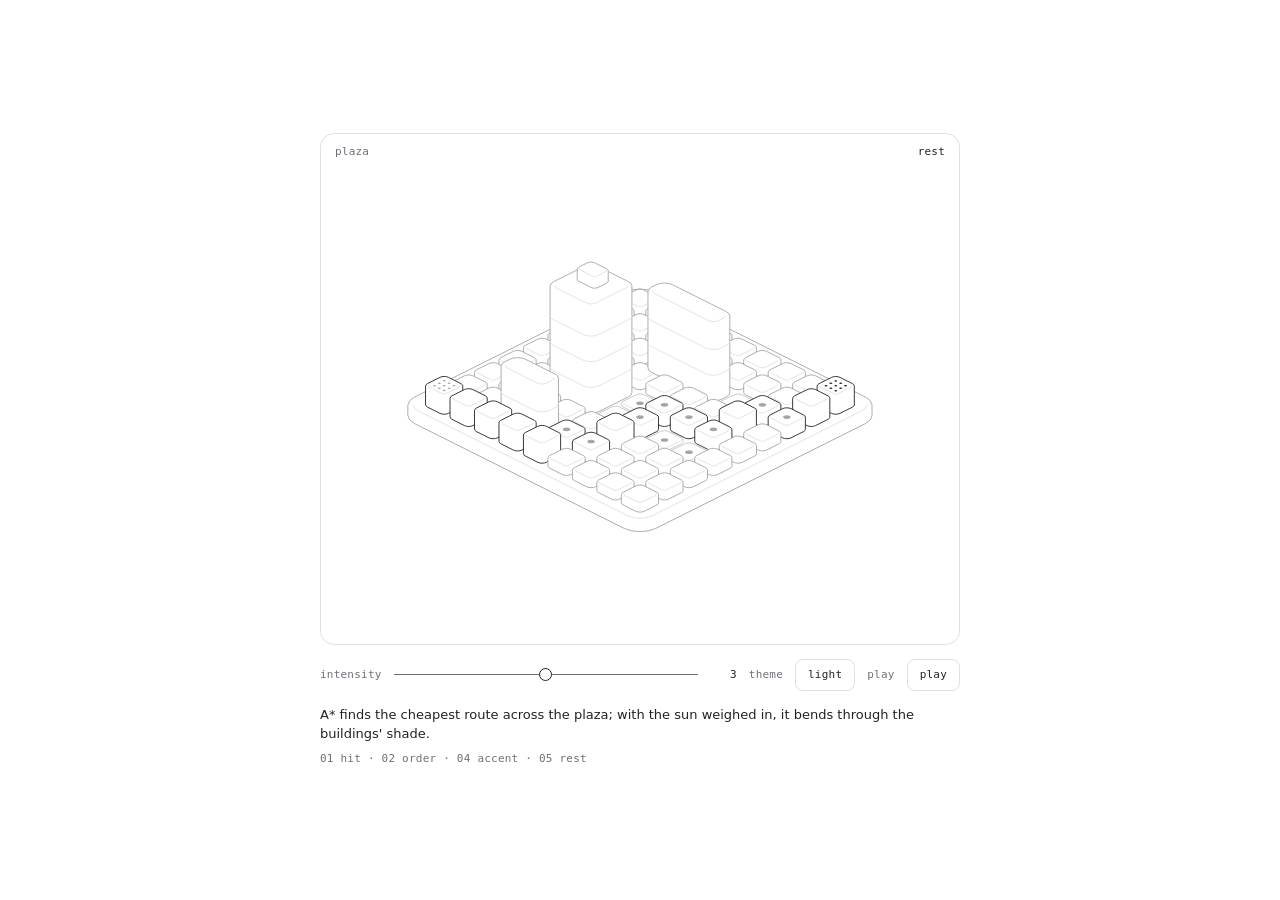
<file: site/hairline-plaza.html>
<!doctype html>
<html lang="en">
<head>
<meta charset="utf-8">
<meta name="viewport" content="width=device-width, initial-scale=1">
<title>Hairline figure</title>
<link rel="icon" href="data:,">
<style>
  :root { color-scheme: light; --ground: #ffffff; --ink: #232327; --muted: #6f6f78; --line: #e0e0e4; }
  @media (prefers-color-scheme: dark) {
    :root:not([data-theme="light"]) { color-scheme: dark; --ground: #08090a; --ink: #d0d6e0; --muted: #8a8c95; --line: #29292d; }
  }
  :root[data-theme="dark"] { color-scheme: dark; --ground: #08090a; --ink: #d0d6e0; --muted: #8a8c95; --line: #29292d; }
  :root[data-theme="light"] { color-scheme: light; }
  * { box-sizing: border-box; }
  body {
    margin: 0; min-height: 100vh; display: grid; place-items: center; padding: 24px 16px;
    background: var(--ground); color: var(--ink);
    font: 13px/1.5 ui-sans-serif, system-ui, -apple-system, "Segoe UI", sans-serif; -webkit-font-smoothing: antialiased;
  }
  main { width: 100%; max-width: 640px; }
  .plate { position: relative; border: 1px solid var(--line); border-radius: 14px; overflow: hidden; }
  .tag, .label, output, button { font: 11px/1 ui-monospace, SFMono-Regular, Menlo, Consolas, monospace; letter-spacing: 0.02em; }
  .tag { position: absolute; top: 12px; z-index: 1; color: var(--muted); pointer-events: none; }
  #name { left: 14px; }
  #read { right: 14px; color: var(--ink); font-variant-numeric: tabular-nums; }
  .controls { display: flex; flex-wrap: wrap; align-items: center; gap: 4px 12px; margin-top: 14px; }
  .label { color: var(--muted); }
  input[type="range"] {
    flex: 1 1 96px; min-width: 0; height: 32px; margin: 0; background: transparent; cursor: pointer;
    -webkit-appearance: none; appearance: none;
  }
  input[type="range"]::-webkit-slider-runnable-track { height: 1px; background: var(--muted); }
  input[type="range"]::-webkit-slider-thumb {
    -webkit-appearance: none; width: 13px; height: 13px; margin-top: -6px; border-radius: 50%;
    border: 1px solid var(--ink); background: var(--ground);
  }
  input[type="range"]::-moz-range-track { height: 1px; background: var(--muted); }
  input[type="range"]::-moz-range-thumb { width: 11px; height: 11px; border-radius: 50%; border: 1px solid var(--ink); background: var(--ground); }
  input[type="range"]:focus-visible, button:focus-visible { outline: 1.5px solid var(--ink); outline-offset: 2px; }
  output { min-width: 4ch; text-align: right; font-variant-numeric: tabular-nums; }
  button {
    height: 32px; padding: 0 12px; border: 1px solid var(--line); border-radius: 8px;
    background: transparent; color: var(--ink); cursor: pointer;
  }
  #play[aria-pressed="true"] { background: var(--ink); color: var(--ground); border-color: var(--ink); }
  #means { margin: 14px 0 0; text-wrap: pretty; }
  #rules { margin: 6px 0 0; line-height: 1.6; }
  #error { margin: 12px 0 0; padding-left: 10px; border-left: 1px solid var(--ink); }
</style>
</head>
<body>
<main>
  <div class="plate">
    <span class="tag" id="name"></span>
    <span class="tag" id="read"></span>
    <div id="stage"></div>
  </div>
  <div class="controls">
    <label class="label" for="intensity">intensity</label>
    <input id="intensity" type="range" min="0" max="1" step="0.01" value="0.5">
    <output id="value" for="intensity"></output>
    <span class="label">theme</span>
    <button id="theme" type="button" aria-label="Switch between the light and the dark theme"></button>
    <span class="label">play</span>
    <button id="play" type="button" aria-pressed="false">play</button>
  </div>
  <p id="means"></p>
  <p id="rules" class="label"></p>
  <p id="error" role="alert" hidden></p>
</main>
<script id="hl-kernel">
/* hairline kernel sha256:346b48bdef2cdfafd5343eba01494255cf75f9c078e6fcd1aafc62bab62980a1 */
/*
 * HL: everything a figure may call. Read this index; the code under it is the
 * package's src/core, unchanged, and a figure should not need to read it.
 *
 * Every figure is drawn in a 400 × 320 viewBox. World space is x/y on the
 * ground and z up. Plates are filled with the ground colour and painted back
 * to front, so a nearer one covers a farther one: append in that order. At
 * the default camera, Cam(45, 0.5, S), +x runs down to the right and +y down
 * to the left, so the corner with the largest x and y is nearest the viewer:
 * append by ascending x + y, from the far corner (smallest x and y) to it.
 *
 * Camera
 *   Cam(azDeg, k, S)                       a camera: azimuth in degrees, k = sin(elevation) (0.5 is the 2:1 view), S = scale
 *   fit(C, points, cx, cy)                 centres the box of [x, y, z] points on (cx, cy); call it once, before proj
 *                                          it only centres, it never scales: choose S by trying values, with the most extreme pose in points.
 *                                          The six figures use S 1.42 to 2.12; the boxes they fit come out 230 to 310 wide and 180 to 245 tall
 *   proj(C)                                returns P(x, y, z), which gives [sx, sy]
 *   unproj(C, sx, sy, z)                   the world [x, y] under a screen point, on the plane at height z
 *   facing(C)                              returns front(sample): whether a ring sample faces the camera
 * Rounded solids
 *   rrect(u0, v0, u1, v1, r, n)            a rounded rectangle, as a ring of samples {u, v, nu, nv}
 *   circ(R, n)                             a circle, as a ring
 *   rings(x0, y0, x1, y1, r, b)            [ring, inner]: a rounded footprint and its crease ring, inset by b
 *                                          r, the corner radius, is cut to half the shorter side. b, the crease's inset in world units
 *                                          (0.6 to 2.2 in the figures), must stay under half the shorter side or the crease turns inside out
 *   prism(P, front, ring, inner, z0, z1)   {sil, crease}: a solid standing from z0 to z1, as two path strings
 *   ringAt(P, ring, z)                     the ring's points, projected at height z
 *   run(ring, keep)                        the one cyclic run of samples that pass keep
 *   hull(points)                           the convex hull of screen points
 *   extremes(P, ring)                      [left, right, nearest] samples: where dashed drops fall from
 *   fillet(points, radii, n)               rounds every vertex of a closed polygon; returns the new points
 *                                          radii is an array, one radius per vertex, each cut to half its shorter edge; a single number gives NaN.
 *                                          n is the steps round each corner, default 4: each vertex becomes n + 1 points
 *   ghost(P, front, ring, z0, depth)       a reflection's path {d, y0, y1}; reflect() draws it for you
 * Paths and numbers
 *   poly(points)                           a closed path string
 *   open(points)                           an open polyline string
 *   seg(a, b)                              one segment between two screen points [sx, sy], as its own subpath; project world points with P first
 *   clamp(v, a, b)
 *   lerp(a, b, t)
 *   rad(deg)
 *   r2(n)                                  two decimals
 * The continuous clock: one spring per moving number
 *   spring(x, opts)                        at rest on x; write .t to retarget; opts {k, c, m, eps}, default k 100, c 18, m 1
 *   stepS(sp, dt)                          advances by dt seconds; returns whether it is still moving
 * The discrete clock: a 700ms tween on (.32, .72, 0, 1)
 *   tween(v, dur)                          at rest on v; dur defaults to 700 (ms)
 *   tset(tw, to, now, delay)               retargets from where it is, after delay ms: the stagger
 *                                          the same target again does nothing, so calling it on every pointer move is safe
 *   tval(tw, now)                          its value at now
 *   tdone(tw, now)                         whether it has landed
 *   bezier(x1, y1, x2, y2)                 a CSS cubic-bezier, as a function of progress
 *   EASE_LIFT                              the lift curve itself
 *   reducedMotion()                        true when the reader asked for less motion; springs and tweens already land at once
 *   setReducedMotion(on)                   the loop's business, not a figure's
 * Drawing
 *   mk(tag, attrs, parent)                 one svg element: the only way a figure makes a node
 *   solid(parent)                          {g, sil, cr}: a group holding a silhouette path and a crease path
 *   put(solid, paths)                      writes prism()'s {sil, crease} into solid()'s {sil, cr}: sil into sil, crease into cr
 *   flatDot(parent, C, r, cls)             a dot lying on the ground plane; cls is "dot", "dot m" or "dot off"
 *   place(el, point)                       moves a dot or a circle to [sx, sy]
 *   reflect(svg, parent, P, front, ring, z0, depth)   a fading mirror under a solid
 *   fade(svg, y0, y1, a0)                  a vertical fade, as a mask; returns the value for a mask attribute
 * Life
 *   register(stage, tick)                  joins the one frame loop; tick(dt in seconds, now in ms) returns true to ask for another frame; gives {wake, unregister}
 *   pointer(stage, handlers)               {move(point), down(point), leave()}, points in viewBox units; returns its disposer
 *   disposer()                             {add, on, dispose}: collects tear-down, so destroy is bag.dispose
 * The bench's business, not a figure's
 *   css(lightDark)
 *   inject(root)
 *   tour(stage, stops, onStop)             an unseen pointer that walks the stops, [x, y] in viewBox units or null to leave, and gives way to a real one; onStop(i) on each arrival; returns {stop}
 *   LAP                                    the default stops: a diamond around the centre, then a leave
 *
 * Classes, on path, polygon, ellipse and line. They are the whole palette; a
 * figure sets no colour, width or fill of its own.
 *     (none)   filled with the ground colour, medium stroke
 *     sil      the silhouette's stroke        hi    the bright stroke: the only highlight
 *     lo       the dim stroke                 nf    no fill        fo   fill only, no stroke
 *     dash     a dashed guide
 *     dot      a bright dot                   dot m   a medium dot     dot off   a dim dot
 */
var HL = (() => {
  var __defProp = Object.defineProperty;
  var __getOwnPropDesc = Object.getOwnPropertyDescriptor;
  var __getOwnPropNames = Object.getOwnPropertyNames;
  var __hasOwnProp = Object.prototype.hasOwnProperty;
  var __export = (target, all) => {
    for (var name in all)
      __defProp(target, name, { get: all[name], enumerable: true });
  };
  var __copyProps = (to, from, except, desc) => {
    if (from && typeof from === "object" || typeof from === "function") {
      for (let key of __getOwnPropNames(from))
        if (!__hasOwnProp.call(to, key) && key !== except)
          __defProp(to, key, { get: () => from[key], enumerable: !(desc = __getOwnPropDesc(from, key)) || desc.enumerable });
    }
    return to;
  };
  var __toCommonJS = (mod) => __copyProps(__defProp({}, "__esModule", { value: true }), mod);

  // packages/hairline/src/core/kernel.ts
  var kernel_exports = {};
  __export(kernel_exports, {
    Cam: () => Cam,
    EASE_LIFT: () => EASE_LIFT,
    LAP: () => LAP,
    bezier: () => bezier,
    circ: () => circ,
    clamp: () => clamp,
    css: () => css,
    disposer: () => disposer,
    extremes: () => extremes,
    facing: () => facing,
    fade: () => fade,
    fillet: () => fillet,
    fit: () => fit,
    flatDot: () => flatDot,
    ghost: () => ghost,
    hull: () => hull,
    inject: () => inject,
    lerp: () => lerp,
    mk: () => mk,
    open: () => open,
    place: () => place,
    pointer: () => pointer,
    poly: () => poly,
    prism: () => prism,
    proj: () => proj,
    put: () => put,
    r2: () => r2,
    rad: () => rad,
    reducedMotion: () => reducedMotion,
    reflect: () => reflect,
    register: () => register,
    ringAt: () => ringAt,
    rings: () => rings,
    rrect: () => rrect,
    run: () => run,
    seg: () => seg,
    setReducedMotion: () => setReducedMotion,
    solid: () => solid,
    spring: () => spring,
    stepS: () => stepS,
    tdone: () => tdone,
    tour: () => tour,
    tset: () => tset,
    tval: () => tval,
    tween: () => tween,
    unproj: () => unproj
  });

  // packages/hairline/src/core/iso.ts
  var clamp = (v, a, b) => Math.max(a, Math.min(b, v));
  var lerp = (a, b, t) => a + (b - a) * t;
  var rad = (d) => d * Math.PI / 180;
  var r2 = (n) => Math.round(n * 100) / 100;
  var poly = (pts) => "M" + pts.map((p) => r2(p[0]) + " " + r2(p[1])).join("L") + "Z";
  var seg = (a, b) => `M${r2(a[0])} ${r2(a[1])}L${r2(b[0])} ${r2(b[1])}`;
  var open = (pts) => pts.length < 2 ? "" : "M" + pts.map((p) => r2(p[0]) + " " + r2(p[1])).join("L");
  var Cam = (azDeg, k, S) => ({ az: rad(azDeg), k, S, ox: 0, oy: 0 });
  function proj(C) {
    const c = Math.cos(C.az), s = Math.sin(C.az), zf = Math.sqrt(1 - C.k * C.k);
    return (x, y, z) => {
      const X = x * c - y * s, Y = x * s + y * c;
      return [C.ox + C.S * X, C.oy + C.S * (Y * C.k - z * zf)];
    };
  }
  function unproj(C, sx, sy, z) {
    const c = Math.cos(C.az), s = Math.sin(C.az), zf = Math.sqrt(1 - C.k * C.k);
    const X = (sx - C.ox) / C.S, Y = ((sy - C.oy) / C.S + z * zf) / C.k;
    return [X * c + Y * s, -X * s + Y * c];
  }
  function fit(C, pts, cx, cy) {
    C.ox = 0;
    C.oy = 0;
    const P = proj(C);
    let a = 1e9, b = -1e9, c = 1e9, d = -1e9;
    for (const p of pts) {
      const q = P(p[0], p[1], p[2]);
      a = Math.min(a, q[0]);
      b = Math.max(b, q[0]);
      c = Math.min(c, q[1]);
      d = Math.max(d, q[1]);
    }
    C.ox = cx - (a + b) / 2;
    C.oy = cy - (c + d) / 2;
  }
  function rrect(u0, v0, u1, v1, r, n = 4) {
    r = Math.max(0, Math.min(r, (u1 - u0) / 2, (v1 - v0) / 2));
    const out = [];
    for (const [cu, cv, a0] of [[u1 - r, v1 - r, 0], [u0 + r, v1 - r, 90], [u0 + r, v0 + r, 180], [u1 - r, v0 + r, 270]])
      for (let k = 0; k <= n; k++) {
        const a = rad(a0 + 90 * k / n), ca = Math.cos(a), sa = Math.sin(a);
        out.push({ u: cu + r * ca, v: cv + r * sa, nu: ca, nv: sa });
      }
    return out;
  }
  function circ(R, n = 96) {
    const out = [];
    for (let k = 0; k < n; k++) {
      const a = k / n * Math.PI * 2, ca = Math.cos(a), sa = Math.sin(a);
      out.push({ u: R * ca, v: R * sa, nu: ca, nv: sa });
    }
    return out;
  }
  function hull(input) {
    const pts = input.slice().sort((a, b) => a[0] - b[0] || a[1] - b[1]);
    const x = (o, a, b) => (a[0] - o[0]) * (b[1] - o[1]) - (a[1] - o[1]) * (b[0] - o[0]);
    const lo = [], up = [];
    for (const p of pts) {
      while (lo.length > 1 && x(lo[lo.length - 2], lo[lo.length - 1], p) <= 0) lo.pop();
      lo.push(p);
    }
    for (let i = pts.length - 1; i >= 0; i--) {
      const p = pts[i];
      while (up.length > 1 && x(up[up.length - 2], up[up.length - 1], p) <= 0) up.pop();
      up.push(p);
    }
    lo.pop();
    up.pop();
    return lo.concat(up);
  }
  var ringAt = (P, ring, z) => ring.map((q) => P(q.u, q.v, z));
  var facing = (C) => {
    const s = Math.sin(C.az), c = Math.cos(C.az);
    return (q) => q.nu * s + q.nv * c >= -1e-6;
  };
  function run(ring, keep) {
    const n = ring.length;
    let s = -1;
    for (let i = 0; i < n; i++) if (keep(ring[i]) && !keep(ring[(i + n - 1) % n])) {
      s = i;
      break;
    }
    if (s < 0) return keep(ring[0]) ? ring.slice() : [];
    const out = [];
    for (let k = 0; k < n && keep(ring[(s + k) % n]); k++) out.push(ring[(s + k) % n]);
    return out;
  }
  function prism(P, front, ring, inner, z0, z1) {
    return {
      sil: poly(hull(ringAt(P, ring, z1).concat(ringAt(P, ring, z0)))),
      crease: inner ? open(ringAt(P, run(inner, front), z1)) : ""
    };
  }
  var rings = (x0, y0, x1, y1, r, b) => [
    rrect(x0, y0, x1, y1, r),
    rrect(x0 + b, y0 + b, x1 - b, y1 - b, Math.max(0.3, r - b))
  ];
  function extremes(P, ring) {
    const pr = ring.map((q) => P(q.u, q.v, 0));
    let a = 0, b = 0, c = 0;
    pr.forEach((p, k) => {
      if (p[0] < pr[a][0]) a = k;
      if (p[0] > pr[b][0]) b = k;
      if (p[1] > pr[c][1]) c = k;
    });
    return [ring[a], ring[b], ring[c]];
  }
  function fillet(pts, rs, n = 4) {
    const m = pts.length, out = [];
    for (let i = 0; i < m; i++) {
      const a = pts[(i + m - 1) % m], p = pts[i], b = pts[(i + 1) % m];
      const la = Math.hypot(a[0] - p[0], a[1] - p[1]), lb = Math.hypot(b[0] - p[0], b[1] - p[1]);
      const t = Math.min(rs[i], la / 2, lb / 2);
      const p1 = [p[0] + (a[0] - p[0]) / la * t, p[1] + (a[1] - p[1]) / la * t];
      const p2 = [p[0] + (b[0] - p[0]) / lb * t, p[1] + (b[1] - p[1]) / lb * t];
      for (let k = 0; k <= n; k++) {
        const s = k / n, w = 1 - s;
        out.push([w * w * p1[0] + 2 * w * s * p[0] + s * s * p2[0], w * w * p1[1] + 2 * w * s * p[1] + s * s * p2[1]]);
      }
    }
    return out;
  }
  function ghost(P, front, ring, z0, depth) {
    const f = run(ring, front), lowP = ringAt(P, f, z0 - depth);
    return {
      d: open(lowP) + [f[0], f[f.length - 1]].map((q) => seg(P(q.u, q.v, z0), P(q.u, q.v, z0 - depth))).join(""),
      y0: Math.min(...ringAt(P, f, z0).map((p) => p[1])),
      y1: Math.max(...lowP.map((p) => p[1])) + 2
    };
  }

  // packages/hairline/src/core/motion.ts
  var reduced = false;
  var setReducedMotion = (on) => {
    reduced = on;
  };
  var reducedMotion = () => reduced;
  function spring(x, o = {}) {
    return { x, v: 0, t: x, k: o.k ?? 100, c: o.c ?? 18, m: o.m ?? 1, eps: o.eps ?? 0.01 };
  }
  function stepS(sp, dt) {
    if (reduced) {
      sp.x = sp.t;
      sp.v = 0;
      return false;
    }
    const n = Math.max(1, Math.ceil(dt * 240)), h = dt / n;
    for (let i = 0; i < n; i++) {
      const a = (-sp.k * (sp.x - sp.t) - sp.c * sp.v) / sp.m;
      sp.v += a * h;
      sp.x += sp.v * h;
    }
    if (Math.abs(sp.x - sp.t) < sp.eps && Math.abs(sp.v) < sp.eps * 10) {
      sp.x = sp.t;
      sp.v = 0;
      return false;
    }
    return true;
  }
  function bezier(x1, y1, x2, y2) {
    const cx = 3 * x1, bx = 3 * (x2 - x1) - cx, ax = 1 - cx - bx;
    const cy = 3 * y1, by = 3 * (y2 - y1) - cy, ay = 1 - cy - by;
    const X = (u) => ((ax * u + bx) * u + cx) * u;
    const Y = (u) => ((ay * u + by) * u + cy) * u;
    const dX = (u) => (3 * ax * u + 2 * bx) * u + cx;
    return (t) => {
      if (t <= 0) return 0;
      if (t >= 1) return 1;
      let u = t;
      for (let i = 0; i < 8; i++) {
        const e = X(u) - t;
        if (Math.abs(e) < 1e-5) break;
        const d = dX(u);
        if (Math.abs(d) < 1e-6) break;
        u -= e / d;
      }
      if (!(u >= 0 && u <= 1) || Math.abs(X(u) - t) > 1e-4) {
        let lo = 0, hi = 1;
        u = t;
        for (let i = 0; i < 24; i++) {
          if (X(u) < t) lo = u;
          else hi = u;
          u = (lo + hi) / 2;
        }
      }
      return Y(u);
    };
  }
  var EASE_LIFT = bezier(0.32, 0.72, 0, 1);
  var tween = (v, dur = 700) => ({ from: v, to: v, t0: -1e9, dur });
  var tval = (tw, now) => {
    const p = clamp((now - tw.t0) / tw.dur, 0, 1);
    return tw.from + (tw.to - tw.from) * (reduced ? 1 : EASE_LIFT(p));
  };
  var tset = (tw, to, now, delay) => {
    if (tw.to === to) return;
    tw.from = tval(tw, now);
    tw.to = to;
    tw.t0 = now + delay;
  };
  var tdone = (tw, now) => reduced || now >= tw.t0 + tw.dur;

  // packages/hairline/src/core/stage.ts
  var NS = "http://www.w3.org/2000/svg";
  function mk(tag, attrs, parent) {
    const e = document.createElementNS(NS, tag);
    if (attrs) for (const k in attrs) e.setAttribute(k, String(attrs[k]));
    if (parent) parent.appendChild(e);
    return e;
  }
  function solid(parent) {
    const g = mk("g", {}, parent);
    return { g, sil: mk("path", { class: "sil" }, g), cr: mk("path", { class: "nf lo" }, g) };
  }
  var put = (el, s) => {
    el.sil.setAttribute("d", s.sil);
    el.cr.setAttribute("d", s.crease);
  };
  var flatDot = (parent, C, r, cls) => mk("ellipse", { rx: r2(r * C.S), ry: r2(r * C.S * C.k), class: cls }, parent);
  var place = (el, q) => {
    el.setAttribute("cx", String(r2(q[0])));
    el.setAttribute("cy", String(r2(q[1])));
  };
  var fid = 0;
  function fade(svg, y0, y1, a0 = 0.7) {
    const id = "hl-fd" + ++fid, defs = mk("defs", {}, svg);
    const lg = mk("linearGradient", { id: id + "g", gradientUnits: "userSpaceOnUse", x1: 0, y1: r2(y0), x2: 0, y2: r2(y1) }, defs);
    mk("stop", { offset: 0, "stop-color": "#fff", "stop-opacity": a0 }, lg);
    mk("stop", { offset: 1, "stop-color": "#fff", "stop-opacity": 0 }, lg);
    const m = mk("mask", { id, maskUnits: "userSpaceOnUse", x: 0, y: 0, width: 400, height: 320 }, defs);
    mk("rect", { x: 0, y: 0, width: 400, height: 320, fill: `url(#${id}g)` }, m);
    return `url(#${id})`;
  }
  function reflect(svg, parent, P, front, ring, z0, depth) {
    const r = ghost(P, front, ring, z0, depth);
    const gh = mk("g", { class: "ghost", mask: fade(svg, r.y0, r.y1) }, parent);
    mk("path", { d: r.d }, gh);
  }
  var boards = [];
  var byStage = /* @__PURE__ */ new Map();
  var raf = 0;
  var last = 0;
  var io = null;
  var rm = null;
  function frame() {
    const now = performance.now();
    const dt = Math.min(0.05, Math.max(0, (now - last) / 1e3));
    last = now;
    let any = false;
    for (const b of boards.slice()) if (b.vis && b.awake) {
      try {
        b.awake = !!b.tick(dt, now);
      } catch (err) {
        b.awake = false;
        setTimeout(() => {
          throw err;
        });
      }
      any = any || b.awake;
    }
    raf = any ? requestAnimationFrame(frame) : 0;
  }
  function wake(b) {
    b.awake = true;
    if (!raf) {
      last = performance.now();
      raf = requestAnimationFrame(frame);
    }
  }
  var onMotion = () => {
    setReducedMotion(!!rm?.matches);
    boards.forEach(wake);
  };
  function start() {
    if (io) return;
    io = new IntersectionObserver((es) => {
      for (const e of es) {
        const set = byStage.get(e.target);
        if (!set) continue;
        for (const b of set) {
          b.vis = e.isIntersecting;
          if (b.vis) wake(b);
        }
      }
    }, { rootMargin: "80px" });
    rm = matchMedia("(prefers-reduced-motion: reduce)");
    setReducedMotion(rm.matches);
    rm.addEventListener("change", onMotion);
  }
  function stop() {
    if (raf) cancelAnimationFrame(raf);
    raf = 0;
    io?.disconnect();
    io = null;
    rm?.removeEventListener("change", onMotion);
    rm = null;
  }
  function register(stage, tick) {
    start();
    const b = { stage, tick, vis: false, awake: true };
    boards.push(b);
    const peers = byStage.get(stage);
    if (peers) {
      for (const p of peers) b.vis = p.vis;
      peers.add(b);
      if (b.vis) wake(b);
    } else {
      byStage.set(stage, /* @__PURE__ */ new Set([b]));
      io.observe(stage);
    }
    tick(0, performance.now());
    let gone = false;
    return {
      wake: () => {
        if (!gone) wake(b);
      },
      unregister: () => {
        if (gone) return;
        gone = true;
        boards = boards.filter((x) => x !== b);
        const set = byStage.get(stage);
        if (set) {
          set.delete(b);
          if (!set.size) {
            byStage.delete(stage);
            io?.unobserve(stage);
          }
        }
        if (!boards.length) stop();
      }
    };
  }
  var handlers = /* @__PURE__ */ new WeakMap();
  var touring = /* @__PURE__ */ new WeakMap();
  function pointer(stage, on) {
    handlers.set(stage, on);
    let tm = 0;
    const pt = (e) => {
      const r = stage.getBoundingClientRect();
      return [(e.clientX - r.left) / r.width * 400, (e.clientY - r.top) / r.height * 320];
    };
    const move = (e) => {
      clearTimeout(tm);
      touring.get(stage)?.hold();
      on.move(pt(e), e);
    };
    const down = (e) => {
      clearTimeout(tm);
      touring.get(stage)?.hold();
      if (e.pointerType !== "mouse") stage.releasePointerCapture?.(e.pointerId);
      if (on.down) on.down(pt(e), e);
      else on.move(pt(e), e);
    };
    const leave = (e) => {
      clearTimeout(tm);
      tm = window.setTimeout(() => {
        on.leave(e);
        touring.get(stage)?.release();
      }, e.pointerType === "mouse" ? 0 : 1400);
    };
    stage.addEventListener("pointermove", move);
    stage.addEventListener("pointerdown", down);
    stage.addEventListener("pointerleave", leave);
    return () => {
      clearTimeout(tm);
      if (handlers.get(stage) === on) handlers.delete(stage);
      stage.removeEventListener("pointermove", move);
      stage.removeEventListener("pointerdown", down);
      stage.removeEventListener("pointerleave", leave);
    };
  }
  var LAP = [[128, 150], [200, 118], [272, 150], [200, 206], null];
  var TRAVEL = 900;
  var DWELL = 1200;
  var REST = 1800;
  var RESUME = 1200;
  var STAGGER = 450;
  var GHOST = { pointerType: "ghost" };
  var started = 0;
  function entry([x, y]) {
    const dx = x - 200, dy = y - 160;
    if (!dx && !dy) return [200, 320];
    const k = Math.min(dx ? (dx > 0 ? 200 : -200) / dx : Infinity, dy ? (dy > 0 ? 160 : -160) / dy : Infinity);
    return [200 + dx * k, 160 + dy * k];
  }
  function tour(stage, stops, onStop) {
    let i = 0;
    let wait = RESUME + STAGGER * (started++ % 4);
    let t = -1;
    let at = null;
    let origin = [200, 320];
    let hand = false, keys = stage.contains(stage.ownerDocument.activeElement);
    let gone = false;
    const leave = () => {
      at = null;
      t = -1;
      handlers.get(stage)?.leave(GHOST);
    };
    const tick = (dt) => {
      if (hand || keys || !stops.length) return false;
      if (reducedMotion()) {
        if (at) leave();
        return false;
      }
      if (wait > 0) {
        wait -= dt * 1e3;
        return true;
      }
      const stop2 = stops[i];
      if (stop2 === null) {
        if (at) leave();
        onStop?.(i);
        i = (i + 1) % stops.length;
        wait = REST;
        return true;
      }
      const h = handlers.get(stage);
      if (!h) return true;
      if (t < 0) {
        origin = at ?? entry(stop2);
        t = 0;
      }
      t = Math.min(TRAVEL, t + dt * 1e3);
      const k = EASE_LIFT(t / TRAVEL);
      at = [origin[0] + (stop2[0] - origin[0]) * k, origin[1] + (stop2[1] - origin[1]) * k];
      h.move(at, GHOST);
      if (t < TRAVEL) return true;
      onStop?.(i);
      i = (i + 1) % stops.length;
      t = -1;
      wait = DWELL;
      return true;
    };
    const take = () => {
      at = null;
      t = -1;
    };
    const give = () => {
      if (hand || keys) return;
      i = 0;
      t = -1;
      wait = RESUME;
      board.wake();
    };
    const me = {
      hold: () => {
        hand = true;
        take();
      },
      release: () => {
        if (!hand) return;
        hand = false;
        give();
      }
    };
    const focusIn = () => {
      keys = true;
      take();
    };
    const focusOut = (e) => {
      if (keys && !stage.contains(e.relatedTarget)) {
        keys = false;
        give();
      }
    };
    stage.addEventListener("focusin", focusIn);
    stage.addEventListener("focusout", focusOut);
    touring.set(stage, me);
    const board = register(stage, tick);
    return {
      stop: () => {
        if (gone) return;
        gone = true;
        board.unregister();
        stage.removeEventListener("focusin", focusIn);
        stage.removeEventListener("focusout", focusOut);
        if (touring.get(stage) === me) touring.delete(stage);
        if (at) leave();
      }
    };
  }
  function disposer() {
    let fns = [];
    return {
      add: (fn) => {
        fns.push(fn);
      },
      on: (target, type, fn, opts) => {
        const h = fn;
        target.addEventListener(type, h, opts);
        fns.push(() => target.removeEventListener(type, h, opts));
      },
      dispose: () => {
        const run2 = fns;
        fns = [];
        for (let i = run2.length - 1; i >= 0; i--) run2[i]();
      }
    };
  }

  // packages/hairline/src/core/styles.ts
  var LIGHT = { plate: "#ffffff", hi: "#232327", edge: "#a4a4ac", mid: "#c3c3c9", lo: "#e0e0e4" };
  var DARK = { plate: "#08090a", hi: "#d0d6e0", edge: "#5b5d64", mid: "#3e3e44", lo: "#29292d" };
  var KEYS = ["plate", "hi", "edge", "mid", "lo"];
  var vars = (p) => KEYS.map((k) => `--hl-${k}:var(--hairline-${k},${p[k]});`).join("");
  var EASE = "cubic-bezier(0.5,0,0.1,1)";
  var SVG = ":where([data-hairline]>svg)";
  function css(lightDark) {
    const both = Object.fromEntries(KEYS.map((k) => [k, `light-dark(${LIGHT[k]},${DARK[k]})`]));
    return [
      // the box, and the palette: light unless something below says otherwise
      `:where([data-hairline]){display:block;position:relative;aspect-ratio:5/4;touch-action:pan-y;user-select:none;-webkit-user-select:none;--hl-sw:var(--hairline-stroke,0.9);${vars(LIGHT)}}`,
      // the page's color-scheme
      lightDark ? `:where([data-hairline]){${vars(both)}}` : "",
      // an ancestor that says dark
      `:where(.dark,[data-theme="dark"]) :where([data-hairline]){${vars(DARK)}}`,
      // the figure's own theme option
      `:where([data-hairline][data-hairline-theme="light"]){${vars(LIGHT)}}`,
      `:where([data-hairline][data-hairline-theme="dark"]){${vars(DARK)}}`,
      `:where([data-hairline]:focus-visible){outline:1.5px solid var(--hl-hi);outline-offset:2px}`,
      `${SVG}{position:absolute;inset:0;width:100%;height:100%;display:block}`,
      // Riffle's live region: read, not seen
      `:where([data-hairline]>[data-hairline-live]){position:absolute;width:1px;height:1px;margin:-1px;padding:0;border:0;overflow:hidden;clip-path:inset(50%);white-space:nowrap}`,
      // the drawing: plates are filled with the plate colour and painted back to front
      `${SVG} :where(path,polygon,ellipse,line){fill:var(--hl-plate);stroke:var(--hl-mid);stroke-width:var(--hl-sw);vector-effect:non-scaling-stroke;stroke-linejoin:round;stroke-linecap:round;transition:stroke 260ms ${EASE}}`,
      `${SVG} :where(.nf){fill:none}`,
      `${SVG} :where(.fo){stroke:none}`,
      `${SVG} :where(.sil){stroke:var(--hl-edge)}`,
      `${SVG} :where(.hi){stroke:var(--hl-hi)}`,
      `${SVG} :where(.lo){stroke:var(--hl-lo)}`,
      `${SVG} :where(.dash){stroke-dasharray:1 3}`,
      `${SVG} :where(.dot){stroke:none;fill:var(--hl-hi);transition:fill 260ms ${EASE}}`,
      `${SVG} :where(.dot.m){fill:var(--hl-edge)}`,
      `${SVG} :where(.dot.off){fill:var(--hl-lo)}`,
      `${SVG} :where(.ghost path){fill:none;stroke:var(--hl-mid)}`
    ].join("");
  }
  var done = /* @__PURE__ */ new WeakSet();
  function inject(root) {
    if (done.has(root)) return;
    done.add(root);
    const doc = root.nodeType === 9 ? root : root.ownerDocument;
    const win = doc.defaultView;
    const text = css(!!win?.CSS?.supports?.("color", "light-dark(#000,#fff)"));
    if (win && "adoptedStyleSheets" in root) {
      try {
        const sheet = new win.CSSStyleSheet();
        sheet.replaceSync(text);
        root.adoptedStyleSheets = [...root.adoptedStyleSheets, sheet];
        return;
      } catch {
      }
    }
    const style = doc.createElement("style");
    style.setAttribute("data-hairline-style", "");
    style.textContent = text;
    (root.nodeType === 9 ? doc.head ?? doc.documentElement : root).appendChild(style);
  }
  return __toCommonJS(kernel_exports);
})();
/* /hairline kernel */
</script>
<script id="hl-bench">
/*
 * The bench: the page a figure is shown on. It makes the host and the svg the
 * way the package's mount does, hands them to the figure, and owns everything
 * around it: the read-out, the slider, the theme, the line under the stage.
 */
(() => {
  const RULES = ["hit", "order", "reach", "accent", "rest", "honesty", "cost", "clock", "radius", "quiet"];
  const $ = (id) => document.getElementById(id);
  const root = document.documentElement, params = new URLSearchParams(location.search);

  /* the theme: the system's until the switch is pressed, then the switch's */
  const dark = () => (root.dataset.theme ? root.dataset.theme === "dark" : matchMedia("(prefers-color-scheme: dark)").matches);
  const label = () => { $("theme").textContent = dark() ? "dark" : "light"; };
  $("theme").addEventListener("click", () => { root.dataset.theme = dark() ? "light" : "dark"; label(); });
  /* ?theme=light or ?theme=dark wins over the system's, as pressing the switch does */
  if (["light", "dark"].includes(params.get("theme"))) root.dataset.theme = params.get("theme");
  label();

  /* ?intensity=0 sets the slider before the figure mounts, for a look at either end */
  const i = (params.get("intensity") || "").trim();
  if (i && Number.isFinite(Number(i))) $("intensity").value = String(Math.min(1, Math.max(0, Number(i))));

  /* ?w=240 narrows the page, for a look at the size of a thumbnail */
  const w = Number(params.get("w"));
  if (w > 0) document.querySelector("main").style.maxWidth = w + "px";

  /* a figure that fails says so under the stage, instead of leaving an empty plate */
  addEventListener("error", (e) => {
    $("error").hidden = false;
    $("error").textContent = String((e.error && e.error.message) || e.message);
  });

  let mounted = false;
  window.hairline = (figure) => {
    if (mounted) throw new Error("hairline: one figure per page.");
    mounted = true;
    const stage = $("stage"), slider = $("intensity");

    /* intensity to the figure's own number: two straight lines that meet at 0.5, as in the package */
    const [lo, mid, hi] = figure.range;
    const at = (i) => Math.round((i <= 0.5 ? lo + (i / 0.5) * (mid - lo) : mid + ((i - 0.5) / 0.5) * (hi - mid)) * 1000) / 1000;

    HL.inject(document);
    stage.setAttribute("data-hairline", figure.name);
    stage.setAttribute("role", "img");
    stage.setAttribute("aria-label", figure.means);
    const svg = HL.mk("svg", { viewBox: "0 0 400 320", "aria-hidden": "true" }, stage);

    let text = null;
    const read = {
      get textContent() { return text; },
      set textContent(value) { text = value == null ? "" : String(value); $("read").textContent = text; },
    };

    document.title = "Hairline · " + figure.name;
    $("name").textContent = figure.name;
    $("means").textContent = figure.means;
    $("rules").textContent = figure.rules.map((n) => String(n).padStart(2, "0") + " " + RULES[n - 1]).join(" · ");
    const show = () => { $("value").textContent = String(at(Number(slider.value))); };
    show();

    const handle = figure.mount({ stage, svg, read }, at(Number(slider.value)));
    if (text === null) read.textContent = "rest";
    slider.addEventListener("input", () => { show(); handle.set(at(Number(slider.value))); });
    window.hairline.figure = handle;

    /* play: an unseen pointer walks the figure's tour (or HL.LAP) until a hand arrives; ?play=1 starts it on load */
    const play = $("play");
    window.hairline.playing = null;
    play.addEventListener("click", () => {
      const was = play.getAttribute("aria-pressed") === "true";
      if (was) { window.hairline.playing.stop(); window.hairline.playing = null; }
      else window.hairline.playing = HL.tour(stage, figure.tour || HL.LAP, (i) => { if (window.hairline.onStop) window.hairline.onStop(i); });
      play.setAttribute("aria-pressed", String(!was));
    });
    if (params.get("play") === "1") play.click();

    /* ?at=200,160 holds the pointer at a viewBox point, for a picture of the answer without a mouse */
    const p = (params.get("at") || "").split(",").map(Number);
    if (p.length === 2 && p.every(Number.isFinite)) {
      const r = stage.getBoundingClientRect();
      stage.dispatchEvent(new PointerEvent("pointermove", {
        pointerType: "mouse", pointerId: 1, bubbles: true,
        clientX: r.left + (p[0] / 400) * r.width, clientY: r.top + (p[1] / 320) * r.height,
      }));
    }
  };
})();
</script>
<script type="module" id="hl-figure">
/**
 * Plaza: a 9 × 9 plaza of paving stones on a plinth, with three buildings on
 * it and the long shadows a low sun throws from them, down to the right. A
 * stone in shade sits a hair lower, keeps the medium stroke and carries one
 * medium dot; a stone in the sun takes the silhouette's stroke. The start has
 * tactile paving. The pointer picks a destination stone and a real A*
 * runs from the start corner: 4-neighbour moves, the Manhattan heuristic, a
 * step costing 1 in the shade and 1 + w in the sun. The route's stones rise a
 * step and take the bright stroke, staggered outward from the start along the
 * route. The slider is w, the sun weight.
 *
 * The pattern: discrete items (Riffle) picked through the ground plane
 * (Terrain). The buildings never move, so their screen hulls are a static
 * hit test: a pointer on one picks the visible free stone nearest it.
 */
const {
  Cam, clamp, facing, fit, hull, open, prism, proj, ringAt, rings, run, unproj,
  tdone, tset, tval, tween, reducedMotion, disposer, flatDot, mk, place, pointer, put, register, solid,
} = HL;

const N = 9, CELL = 14, FOOT = 12, EXT = N * CELL, PB = 5, ZS = 4, ZD = 0.8, LIFT = 5, STEP = 30, FLOOR = 12;
const START = 8 * N + 0, REST = 0 * N + 8; // cell j·N + i: the left corner, and the far corner opposite it
const SUN = [1, 0], TAN = 0.9; // the sun is low behind the left; shadows run down to the right
const BLD = [[2, 3, 4, 5, 50], [3, 5, 2, 2, 36], [2, 3, 7, 7, 24]]; // i0, i1, j0, j1, height

/** Whether a cell's centre lies in a building's shadow: its footprint swept away from the sun by height / tan(elevation). */
function shaded(i, j) {
  return BLD.some(([a, b, c, d, H]) => {
    let s0 = 0, s1 = H / (CELL * TAN);
    for (const [p, u, m0, m1] of [[i + 0.5, SUN[0], a, b + 1], [j + 0.5, SUN[1], c, d + 1]]) {
      const t0 = (p - m1) / u, t1 = (p - m0) / u;
      s0 = Math.max(s0, Math.min(t0, t1)); s1 = Math.min(s1, Math.max(t0, t1));
    }
    return s0 <= s1;
  });
}

/**
 * A* from START to goal: 4-neighbour moves on free cells, h = Manhattan distance (admissible: no step costs under 1).
 * Ties go to the smaller h, then to the cell nearer the straight line from start to goal, then to the lower index.
 */
function astar(free, shade, goal, w) {
  const gi = goal % N, gj = (goal / N) | 0, si = START % N, sj = (START / N) | 0;
  const h = (k) => Math.abs((k % N) - gi) + Math.abs(((k / N) | 0) - gj);
  const off = (k) => Math.abs(((k % N) - si) * (gj - sj) - (((k / N) | 0) - sj) * (gi - si));
  const g = new Array(N * N).fill(Infinity), par = new Array(N * N).fill(-1), shut = new Array(N * N).fill(false);
  const f = (k) => g[k] + h(k), frontier = [START];
  const before = (a, b) => (Math.abs(f(a) - f(b)) > 1e-9 ? f(a) < f(b) : h(a) !== h(b) ? h(a) < h(b) : off(a) !== off(b) ? off(a) < off(b) : a < b);
  g[START] = 0;
  while (frontier.length) {
    let bi = 0;
    for (let n = 1; n < frontier.length; n++) if (before(frontier[n], frontier[bi])) bi = n;
    const k = frontier.splice(bi, 1)[0];
    if (shut[k]) continue;
    shut[k] = true;
    if (k === goal) { const path = [k]; while (par[path[0]] >= 0) path.unshift(par[path[0]]); return path; }
    const i = k % N, j = (k / N) | 0;
    for (const [di, dj] of [[1, 0], [0, -1], [0, 1], [-1, 0]]) {
      const ni = i + di, nj = j + dj, n = nj * N + ni;
      if (ni < 0 || nj < 0 || ni >= N || nj >= N || !free[n] || shut[n]) continue;
      const c = g[k] + 1 + (shade[n] ? 0 : w);
      if (c < g[n] - 1e-9) { g[n] = c; par[n] = k; frontier.push(n); }
    }
  }
  return [START];
}

/** Whether a screen point lies inside a convex polygon of screen points: never on both sides of its edges. */
function inside(poly, [x, y]) {
  const side = poly.map((a, n) => { const b = poly[(n + 1) % poly.length]; return Math.sign((b[0] - a[0]) * (y - a[1]) - (b[1] - a[1]) * (x - a[0])); });
  return !(side.includes(1) && side.includes(-1));
}

function mount({ stage, svg, read }, value) {
  const bag = disposer();
  let w = value, goal = REST, over = false, route = [];

  // Fitted to the plinth and the tallest roof, so nothing leaves the frame.
  const C = Cam(45, 0.5, 1.55);
  fit(C, [[-6, -6, -PB], [EXT + 6, EXT + 6, -PB], [EXT + 6, -6, -PB], [-6, EXT + 6, -PB], ...BLD.map((b) => [b[0] * CELL, b[2] * CELL, b[4]])], 200, 166);
  const P = proj(C), front = facing(C);

  const free = [], shade = [];
  for (let k = 0; k < N * N; k++) {
    const i = k % N, j = (k / N) | 0;
    free.push(!BLD.some(([a, b, c, d]) => i >= a && i <= b && j >= c && j <= d));
    shade.push(free[k] && shaded(i, j));
  }

  const g = mk("g", {}, svg), [pr, pi] = rings(-6, -6, EXT + 6, EXT + 6, 9, 2.2);
  put(solid(g), prism(P, front, pr, pi, -PB, 0));

  // Paint order: stones by diagonal, left to right; a building after every stone behind it and before every one in front.
  const items = [];
  for (let k = 0; k < N * N; k++) if (free[k]) items.push({ k, at: [(k % N) + ((k / N) | 0), k % N] });
  BLD.forEach((b, n) => items.push({ b: n, at: [Math.max(b[0] - 1 + b[3], b[1] + b[2] - 1), b[1] + 0.5] }));
  items.sort((p, q) => p.at[0] - q.at[0] || p.at[1] - q.at[1]);

  const stones = new Map(), hulls = [];
  for (const it of items) {
    if (it.b !== undefined) {
      const [a, b, c, d, H] = BLD[it.b], el = solid(g), top = it.b ? H : H + 5;
      const [ring, inner] = rings(a * CELL + 1, c * CELL + 1, (b + 1) * CELL - 1, (d + 1) * CELL - 1, 4.5, 1.8);
      put(el, prism(P, front, ring, inner, 0, H));
      // a floor line every storey, round the faces that look at the camera; a plant room on the tallest roof
      for (let z = FLOOR; z < H - 4; z += FLOOR) mk("path", { d: open(ringAt(P, run(ring, front), z)), class: "nf lo" }, el.g);
      const [rr, ri] = rings(a * CELL + 6, c * CELL + 6, a * CELL + 17, c * CELL + 15, 2, 0.8);
      if (!it.b) put(solid(el.g), prism(P, front, rr, ri, H, top));
      hulls.push(hull(ringAt(P, ring, 0).concat(ringAt(P, ring, top))));
      continue;
    }
    const i = it.k % N, j = (it.k / N) | 0, x0 = i * CELL + (CELL - FOOT) / 2, y0 = j * CELL + (CELL - FOOT) / 2;
    const [ring, inner] = rings(x0, y0, x0 + FOOT, y0 + FOOT, 2.4, 0.9);
    const el = solid(g), dot = shade[it.k] ? flatDot(el.g, C, 1.5, "dot m") : null;
    if (dot) el.sil.classList.remove("sil");
    stones.set(it.k, { k: it.k, i, j, ring, inner, el, dot, base: shade[it.k] ? ZD : ZS, z: tween(0), drawn: NaN, on: false, hi: false, at: 0 });
  }

  // Tactile paving: a 3 × 3 of dots on the start stone, and on the stone the route ends on.
  const dots = (cls) => { const m = mk("g", {}, g), d = []; for (let n = 0; n < 9; n++) d.push(flatDot(m, C, 0.6, cls)); return { m, d, on: null, h: NaN }; };
  const startMark = dots("dot m"), goalMark = dots("dot");
  function ride(mark, st) {
    if (mark.on !== st) { mark.on = st; st.el.g.after(mark.m); mark.h = NaN; }
    const h = st.drawn;
    if (h === mark.h) return;
    mark.h = h;
    const cx = (st.i + 0.5) * CELL, cy = (st.j + 0.5) * CELL;
    mark.d.forEach((el, n) => place(el, P(cx + ((n % 3) - 1) * 2.8, cy + (Math.floor(n / 3) - 1) * 2.8, h)));
  }

  // The hit test's static parts: the visible free stones' rest tops, for a pointer that lands on a building.
  const tops = [];
  for (const st of stones.values()) {
    const p = P((st.i + 0.5) * CELL, (st.j + 0.5) * CELL, st.base);
    if (!hulls.some((hl, n) => inside(hl, p) && st.i + st.j + 1 < (BLD[n][0] + BLD[n][1] + BLD[n][2] + BLD[n][3] + 2) / 2)) tops.push([st.k, p]);
  }
  const nearest = (p) => tops.reduce((a, b) => (Math.hypot(b[1][0] - p[0], b[1][1] - p[1]) < Math.hypot(a[1][0] - p[0], a[1][1] - p[1]) ? b : a))[0];
  function pick(p) {
    if (hulls.some((hl) => inside(hl, p))) return nearest(p);
    const [x, y] = unproj(C, p[0], p[1], ZS);
    const k = clamp(Math.floor(y / CELL), 0, N - 1) * N + clamp(Math.floor(x / CELL), 0, N - 1);
    return free[k] ? k : nearest(p);
  }

  const B = register(stage, (_dt, now) => {
    let moving = false;
    for (const st of stones.values()) {
      const h = st.base + tval(st.z, now);
      if (h !== st.drawn) { st.drawn = h; put(st.el, prism(P, front, st.ring, st.inner, 0, h)); if (st.dot) place(st.dot, P((st.i + 0.5) * CELL, (st.j + 0.5) * CELL, h)); }
      if (!tdone(st.z, now)) moving = true;
      if (st.hi !== st.on && now >= st.at) { st.hi = st.on; st.el.sil.classList.toggle("hi", st.hi); } else if (st.hi !== st.on) moving = true;
    }
    ride(startMark, stones.get(START));
    ride(goalMark, stones.get(goal));
    return moving;
  });
  bag.add(B.unregister);

  /** Runs A* to the goal and raises its route, staggered outward from the start; the stones it leaves drop in the same order. */
  function retarget() {
    const path = astar(free, shade, goal, w), now = performance.now(), quick = reducedMotion();
    const was = new Map(route.map((k, n) => [k, n])), is = new Map(path.map((k, n) => [k, n]));
    route = path;
    for (const st of stones.values()) {
      const n = is.has(st.k) ? is.get(st.k) : was.get(st.k);
      if (n === undefined) continue;
      const delay = quick ? 0 : n * STEP, on = is.has(st.k);
      tset(st.z, on ? LIFT : 0, now, delay);
      if (on !== st.on) { st.on = on; st.at = now + delay; }
    }
    read.textContent = over ? `${goal % N}·${(goal / N) | 0} · ${path.length - 1}` : "rest";
    B.wake();
  }

  bag.add(pointer(stage, {
    move: (p) => { const k = pick(p); if (k !== goal || !over) { goal = k; over = true; retarget(); } },
    leave: () => { goal = REST; over = false; retarget(); },
  }));
  bag.add(() => svg.replaceChildren());
  retarget();

  return {
    set: (v) => { w = v; retarget(); },
    destroy: bag.dispose,
  };
}

hairline({
  name: "plaza",
  means: "A* finds the cheapest route across the plaza; with the sun weighed in, it bends through the buildings' shade.",
  rules: [1, 2, 4, 5],
  range: [0, 3, 6],
  tour: [[200, 226], [231, 211], [261, 134], null], // 8·8 straight, 8·6 bends through shade, 4·0 goes round the slab
  mount,
});
</script>
</body>
</html>
</file>
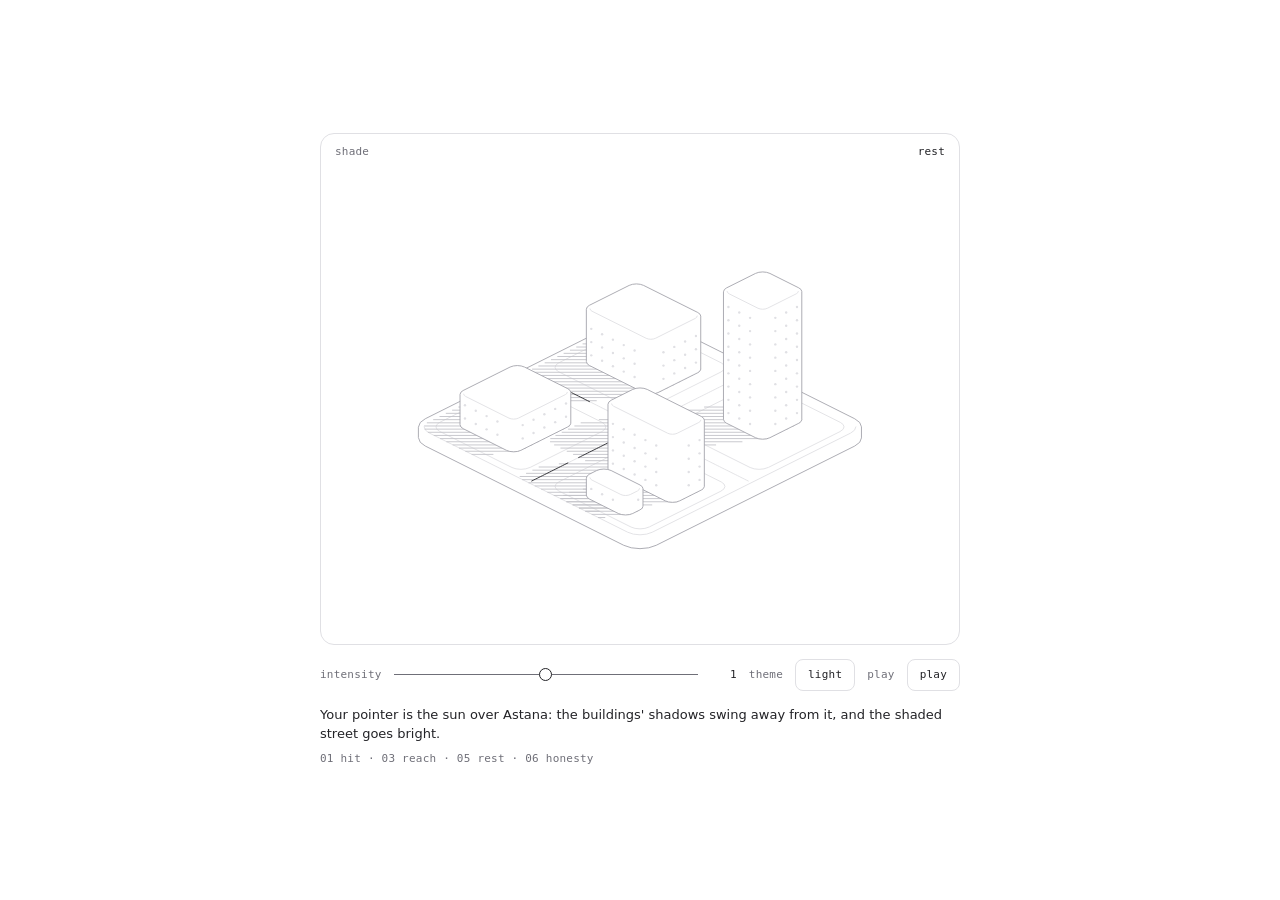
<file: site/hairline-shade.html>
<!doctype html>
<html lang="en">
<head>
<meta charset="utf-8">
<meta name="viewport" content="width=device-width, initial-scale=1">
<title>Hairline figure</title>
<link rel="icon" href="data:,">
<style>
  :root { color-scheme: light; --ground: #ffffff; --ink: #232327; --muted: #6f6f78; --line: #e0e0e4; }
  @media (prefers-color-scheme: dark) {
    :root:not([data-theme="light"]) { color-scheme: dark; --ground: #08090a; --ink: #d0d6e0; --muted: #8a8c95; --line: #29292d; }
  }
  :root[data-theme="dark"] { color-scheme: dark; --ground: #08090a; --ink: #d0d6e0; --muted: #8a8c95; --line: #29292d; }
  :root[data-theme="light"] { color-scheme: light; }
  * { box-sizing: border-box; }
  body {
    margin: 0; min-height: 100vh; display: grid; place-items: center; padding: 24px 16px;
    background: var(--ground); color: var(--ink);
    font: 13px/1.5 ui-sans-serif, system-ui, -apple-system, "Segoe UI", sans-serif; -webkit-font-smoothing: antialiased;
  }
  main { width: 100%; max-width: 640px; }
  .plate { position: relative; border: 1px solid var(--line); border-radius: 14px; overflow: hidden; }
  .tag, .label, output, button { font: 11px/1 ui-monospace, SFMono-Regular, Menlo, Consolas, monospace; letter-spacing: 0.02em; }
  .tag { position: absolute; top: 12px; z-index: 1; color: var(--muted); pointer-events: none; }
  #name { left: 14px; }
  #read { right: 14px; color: var(--ink); font-variant-numeric: tabular-nums; }
  .controls { display: flex; flex-wrap: wrap; align-items: center; gap: 4px 12px; margin-top: 14px; }
  .label { color: var(--muted); }
  input[type="range"] {
    flex: 1 1 96px; min-width: 0; height: 32px; margin: 0; background: transparent; cursor: pointer;
    -webkit-appearance: none; appearance: none;
  }
  input[type="range"]::-webkit-slider-runnable-track { height: 1px; background: var(--muted); }
  input[type="range"]::-webkit-slider-thumb {
    -webkit-appearance: none; width: 13px; height: 13px; margin-top: -6px; border-radius: 50%;
    border: 1px solid var(--ink); background: var(--ground);
  }
  input[type="range"]::-moz-range-track { height: 1px; background: var(--muted); }
  input[type="range"]::-moz-range-thumb { width: 11px; height: 11px; border-radius: 50%; border: 1px solid var(--ink); background: var(--ground); }
  input[type="range"]:focus-visible, button:focus-visible { outline: 1.5px solid var(--ink); outline-offset: 2px; }
  output { min-width: 4ch; text-align: right; font-variant-numeric: tabular-nums; }
  button {
    height: 32px; padding: 0 12px; border: 1px solid var(--line); border-radius: 8px;
    background: transparent; color: var(--ink); cursor: pointer;
  }
  #play[aria-pressed="true"] { background: var(--ink); color: var(--ground); border-color: var(--ink); }
  #means { margin: 14px 0 0; text-wrap: pretty; }
  #rules { margin: 6px 0 0; line-height: 1.6; }
  #error { margin: 12px 0 0; padding-left: 10px; border-left: 1px solid var(--ink); }
</style>
</head>
<body>
<main>
  <div class="plate">
    <span class="tag" id="name"></span>
    <span class="tag" id="read"></span>
    <div id="stage"></div>
  </div>
  <div class="controls">
    <label class="label" for="intensity">intensity</label>
    <input id="intensity" type="range" min="0" max="1" step="0.01" value="0.5">
    <output id="value" for="intensity"></output>
    <span class="label">theme</span>
    <button id="theme" type="button" aria-label="Switch between the light and the dark theme"></button>
    <span class="label">play</span>
    <button id="play" type="button" aria-pressed="false">play</button>
  </div>
  <p id="means"></p>
  <p id="rules" class="label"></p>
  <p id="error" role="alert" hidden></p>
</main>
<script id="hl-kernel">
/* hairline kernel sha256:346b48bdef2cdfafd5343eba01494255cf75f9c078e6fcd1aafc62bab62980a1 */
/*
 * HL: everything a figure may call. Read this index; the code under it is the
 * package's src/core, unchanged, and a figure should not need to read it.
 *
 * Every figure is drawn in a 400 × 320 viewBox. World space is x/y on the
 * ground and z up. Plates are filled with the ground colour and painted back
 * to front, so a nearer one covers a farther one: append in that order. At
 * the default camera, Cam(45, 0.5, S), +x runs down to the right and +y down
 * to the left, so the corner with the largest x and y is nearest the viewer:
 * append by ascending x + y, from the far corner (smallest x and y) to it.
 *
 * Camera
 *   Cam(azDeg, k, S)                       a camera: azimuth in degrees, k = sin(elevation) (0.5 is the 2:1 view), S = scale
 *   fit(C, points, cx, cy)                 centres the box of [x, y, z] points on (cx, cy); call it once, before proj
 *                                          it only centres, it never scales: choose S by trying values, with the most extreme pose in points.
 *                                          The six figures use S 1.42 to 2.12; the boxes they fit come out 230 to 310 wide and 180 to 245 tall
 *   proj(C)                                returns P(x, y, z), which gives [sx, sy]
 *   unproj(C, sx, sy, z)                   the world [x, y] under a screen point, on the plane at height z
 *   facing(C)                              returns front(sample): whether a ring sample faces the camera
 * Rounded solids
 *   rrect(u0, v0, u1, v1, r, n)            a rounded rectangle, as a ring of samples {u, v, nu, nv}
 *   circ(R, n)                             a circle, as a ring
 *   rings(x0, y0, x1, y1, r, b)            [ring, inner]: a rounded footprint and its crease ring, inset by b
 *                                          r, the corner radius, is cut to half the shorter side. b, the crease's inset in world units
 *                                          (0.6 to 2.2 in the figures), must stay under half the shorter side or the crease turns inside out
 *   prism(P, front, ring, inner, z0, z1)   {sil, crease}: a solid standing from z0 to z1, as two path strings
 *   ringAt(P, ring, z)                     the ring's points, projected at height z
 *   run(ring, keep)                        the one cyclic run of samples that pass keep
 *   hull(points)                           the convex hull of screen points
 *   extremes(P, ring)                      [left, right, nearest] samples: where dashed drops fall from
 *   fillet(points, radii, n)               rounds every vertex of a closed polygon; returns the new points
 *                                          radii is an array, one radius per vertex, each cut to half its shorter edge; a single number gives NaN.
 *                                          n is the steps round each corner, default 4: each vertex becomes n + 1 points
 *   ghost(P, front, ring, z0, depth)       a reflection's path {d, y0, y1}; reflect() draws it for you
 * Paths and numbers
 *   poly(points)                           a closed path string
 *   open(points)                           an open polyline string
 *   seg(a, b)                              one segment between two screen points [sx, sy], as its own subpath; project world points with P first
 *   clamp(v, a, b)
 *   lerp(a, b, t)
 *   rad(deg)
 *   r2(n)                                  two decimals
 * The continuous clock: one spring per moving number
 *   spring(x, opts)                        at rest on x; write .t to retarget; opts {k, c, m, eps}, default k 100, c 18, m 1
 *   stepS(sp, dt)                          advances by dt seconds; returns whether it is still moving
 * The discrete clock: a 700ms tween on (.32, .72, 0, 1)
 *   tween(v, dur)                          at rest on v; dur defaults to 700 (ms)
 *   tset(tw, to, now, delay)               retargets from where it is, after delay ms: the stagger
 *                                          the same target again does nothing, so calling it on every pointer move is safe
 *   tval(tw, now)                          its value at now
 *   tdone(tw, now)                         whether it has landed
 *   bezier(x1, y1, x2, y2)                 a CSS cubic-bezier, as a function of progress
 *   EASE_LIFT                              the lift curve itself
 *   reducedMotion()                        true when the reader asked for less motion; springs and tweens already land at once
 *   setReducedMotion(on)                   the loop's business, not a figure's
 * Drawing
 *   mk(tag, attrs, parent)                 one svg element: the only way a figure makes a node
 *   solid(parent)                          {g, sil, cr}: a group holding a silhouette path and a crease path
 *   put(solid, paths)                      writes prism()'s {sil, crease} into solid()'s {sil, cr}: sil into sil, crease into cr
 *   flatDot(parent, C, r, cls)             a dot lying on the ground plane; cls is "dot", "dot m" or "dot off"
 *   place(el, point)                       moves a dot or a circle to [sx, sy]
 *   reflect(svg, parent, P, front, ring, z0, depth)   a fading mirror under a solid
 *   fade(svg, y0, y1, a0)                  a vertical fade, as a mask; returns the value for a mask attribute
 * Life
 *   register(stage, tick)                  joins the one frame loop; tick(dt in seconds, now in ms) returns true to ask for another frame; gives {wake, unregister}
 *   pointer(stage, handlers)               {move(point), down(point), leave()}, points in viewBox units; returns its disposer
 *   disposer()                             {add, on, dispose}: collects tear-down, so destroy is bag.dispose
 * The bench's business, not a figure's
 *   css(lightDark)
 *   inject(root)
 *   tour(stage, stops, onStop)             an unseen pointer that walks the stops, [x, y] in viewBox units or null to leave, and gives way to a real one; onStop(i) on each arrival; returns {stop}
 *   LAP                                    the default stops: a diamond around the centre, then a leave
 *
 * Classes, on path, polygon, ellipse and line. They are the whole palette; a
 * figure sets no colour, width or fill of its own.
 *     (none)   filled with the ground colour, medium stroke
 *     sil      the silhouette's stroke        hi    the bright stroke: the only highlight
 *     lo       the dim stroke                 nf    no fill        fo   fill only, no stroke
 *     dash     a dashed guide
 *     dot      a bright dot                   dot m   a medium dot     dot off   a dim dot
 */
var HL = (() => {
  var __defProp = Object.defineProperty;
  var __getOwnPropDesc = Object.getOwnPropertyDescriptor;
  var __getOwnPropNames = Object.getOwnPropertyNames;
  var __hasOwnProp = Object.prototype.hasOwnProperty;
  var __export = (target, all) => {
    for (var name in all)
      __defProp(target, name, { get: all[name], enumerable: true });
  };
  var __copyProps = (to, from, except, desc) => {
    if (from && typeof from === "object" || typeof from === "function") {
      for (let key of __getOwnPropNames(from))
        if (!__hasOwnProp.call(to, key) && key !== except)
          __defProp(to, key, { get: () => from[key], enumerable: !(desc = __getOwnPropDesc(from, key)) || desc.enumerable });
    }
    return to;
  };
  var __toCommonJS = (mod) => __copyProps(__defProp({}, "__esModule", { value: true }), mod);

  // packages/hairline/src/core/kernel.ts
  var kernel_exports = {};
  __export(kernel_exports, {
    Cam: () => Cam,
    EASE_LIFT: () => EASE_LIFT,
    LAP: () => LAP,
    bezier: () => bezier,
    circ: () => circ,
    clamp: () => clamp,
    css: () => css,
    disposer: () => disposer,
    extremes: () => extremes,
    facing: () => facing,
    fade: () => fade,
    fillet: () => fillet,
    fit: () => fit,
    flatDot: () => flatDot,
    ghost: () => ghost,
    hull: () => hull,
    inject: () => inject,
    lerp: () => lerp,
    mk: () => mk,
    open: () => open,
    place: () => place,
    pointer: () => pointer,
    poly: () => poly,
    prism: () => prism,
    proj: () => proj,
    put: () => put,
    r2: () => r2,
    rad: () => rad,
    reducedMotion: () => reducedMotion,
    reflect: () => reflect,
    register: () => register,
    ringAt: () => ringAt,
    rings: () => rings,
    rrect: () => rrect,
    run: () => run,
    seg: () => seg,
    setReducedMotion: () => setReducedMotion,
    solid: () => solid,
    spring: () => spring,
    stepS: () => stepS,
    tdone: () => tdone,
    tour: () => tour,
    tset: () => tset,
    tval: () => tval,
    tween: () => tween,
    unproj: () => unproj
  });

  // packages/hairline/src/core/iso.ts
  var clamp = (v, a, b) => Math.max(a, Math.min(b, v));
  var lerp = (a, b, t) => a + (b - a) * t;
  var rad = (d) => d * Math.PI / 180;
  var r2 = (n) => Math.round(n * 100) / 100;
  var poly = (pts) => "M" + pts.map((p) => r2(p[0]) + " " + r2(p[1])).join("L") + "Z";
  var seg = (a, b) => `M${r2(a[0])} ${r2(a[1])}L${r2(b[0])} ${r2(b[1])}`;
  var open = (pts) => pts.length < 2 ? "" : "M" + pts.map((p) => r2(p[0]) + " " + r2(p[1])).join("L");
  var Cam = (azDeg, k, S) => ({ az: rad(azDeg), k, S, ox: 0, oy: 0 });
  function proj(C) {
    const c = Math.cos(C.az), s = Math.sin(C.az), zf = Math.sqrt(1 - C.k * C.k);
    return (x, y, z) => {
      const X = x * c - y * s, Y = x * s + y * c;
      return [C.ox + C.S * X, C.oy + C.S * (Y * C.k - z * zf)];
    };
  }
  function unproj(C, sx, sy, z) {
    const c = Math.cos(C.az), s = Math.sin(C.az), zf = Math.sqrt(1 - C.k * C.k);
    const X = (sx - C.ox) / C.S, Y = ((sy - C.oy) / C.S + z * zf) / C.k;
    return [X * c + Y * s, -X * s + Y * c];
  }
  function fit(C, pts, cx, cy) {
    C.ox = 0;
    C.oy = 0;
    const P = proj(C);
    let a = 1e9, b = -1e9, c = 1e9, d = -1e9;
    for (const p of pts) {
      const q = P(p[0], p[1], p[2]);
      a = Math.min(a, q[0]);
      b = Math.max(b, q[0]);
      c = Math.min(c, q[1]);
      d = Math.max(d, q[1]);
    }
    C.ox = cx - (a + b) / 2;
    C.oy = cy - (c + d) / 2;
  }
  function rrect(u0, v0, u1, v1, r, n = 4) {
    r = Math.max(0, Math.min(r, (u1 - u0) / 2, (v1 - v0) / 2));
    const out = [];
    for (const [cu, cv, a0] of [[u1 - r, v1 - r, 0], [u0 + r, v1 - r, 90], [u0 + r, v0 + r, 180], [u1 - r, v0 + r, 270]])
      for (let k = 0; k <= n; k++) {
        const a = rad(a0 + 90 * k / n), ca = Math.cos(a), sa = Math.sin(a);
        out.push({ u: cu + r * ca, v: cv + r * sa, nu: ca, nv: sa });
      }
    return out;
  }
  function circ(R, n = 96) {
    const out = [];
    for (let k = 0; k < n; k++) {
      const a = k / n * Math.PI * 2, ca = Math.cos(a), sa = Math.sin(a);
      out.push({ u: R * ca, v: R * sa, nu: ca, nv: sa });
    }
    return out;
  }
  function hull(input) {
    const pts = input.slice().sort((a, b) => a[0] - b[0] || a[1] - b[1]);
    const x = (o, a, b) => (a[0] - o[0]) * (b[1] - o[1]) - (a[1] - o[1]) * (b[0] - o[0]);
    const lo = [], up = [];
    for (const p of pts) {
      while (lo.length > 1 && x(lo[lo.length - 2], lo[lo.length - 1], p) <= 0) lo.pop();
      lo.push(p);
    }
    for (let i = pts.length - 1; i >= 0; i--) {
      const p = pts[i];
      while (up.length > 1 && x(up[up.length - 2], up[up.length - 1], p) <= 0) up.pop();
      up.push(p);
    }
    lo.pop();
    up.pop();
    return lo.concat(up);
  }
  var ringAt = (P, ring, z) => ring.map((q) => P(q.u, q.v, z));
  var facing = (C) => {
    const s = Math.sin(C.az), c = Math.cos(C.az);
    return (q) => q.nu * s + q.nv * c >= -1e-6;
  };
  function run(ring, keep) {
    const n = ring.length;
    let s = -1;
    for (let i = 0; i < n; i++) if (keep(ring[i]) && !keep(ring[(i + n - 1) % n])) {
      s = i;
      break;
    }
    if (s < 0) return keep(ring[0]) ? ring.slice() : [];
    const out = [];
    for (let k = 0; k < n && keep(ring[(s + k) % n]); k++) out.push(ring[(s + k) % n]);
    return out;
  }
  function prism(P, front, ring, inner, z0, z1) {
    return {
      sil: poly(hull(ringAt(P, ring, z1).concat(ringAt(P, ring, z0)))),
      crease: inner ? open(ringAt(P, run(inner, front), z1)) : ""
    };
  }
  var rings = (x0, y0, x1, y1, r, b) => [
    rrect(x0, y0, x1, y1, r),
    rrect(x0 + b, y0 + b, x1 - b, y1 - b, Math.max(0.3, r - b))
  ];
  function extremes(P, ring) {
    const pr = ring.map((q) => P(q.u, q.v, 0));
    let a = 0, b = 0, c = 0;
    pr.forEach((p, k) => {
      if (p[0] < pr[a][0]) a = k;
      if (p[0] > pr[b][0]) b = k;
      if (p[1] > pr[c][1]) c = k;
    });
    return [ring[a], ring[b], ring[c]];
  }
  function fillet(pts, rs, n = 4) {
    const m = pts.length, out = [];
    for (let i = 0; i < m; i++) {
      const a = pts[(i + m - 1) % m], p = pts[i], b = pts[(i + 1) % m];
      const la = Math.hypot(a[0] - p[0], a[1] - p[1]), lb = Math.hypot(b[0] - p[0], b[1] - p[1]);
      const t = Math.min(rs[i], la / 2, lb / 2);
      const p1 = [p[0] + (a[0] - p[0]) / la * t, p[1] + (a[1] - p[1]) / la * t];
      const p2 = [p[0] + (b[0] - p[0]) / lb * t, p[1] + (b[1] - p[1]) / lb * t];
      for (let k = 0; k <= n; k++) {
        const s = k / n, w = 1 - s;
        out.push([w * w * p1[0] + 2 * w * s * p[0] + s * s * p2[0], w * w * p1[1] + 2 * w * s * p[1] + s * s * p2[1]]);
      }
    }
    return out;
  }
  function ghost(P, front, ring, z0, depth) {
    const f = run(ring, front), lowP = ringAt(P, f, z0 - depth);
    return {
      d: open(lowP) + [f[0], f[f.length - 1]].map((q) => seg(P(q.u, q.v, z0), P(q.u, q.v, z0 - depth))).join(""),
      y0: Math.min(...ringAt(P, f, z0).map((p) => p[1])),
      y1: Math.max(...lowP.map((p) => p[1])) + 2
    };
  }

  // packages/hairline/src/core/motion.ts
  var reduced = false;
  var setReducedMotion = (on) => {
    reduced = on;
  };
  var reducedMotion = () => reduced;
  function spring(x, o = {}) {
    return { x, v: 0, t: x, k: o.k ?? 100, c: o.c ?? 18, m: o.m ?? 1, eps: o.eps ?? 0.01 };
  }
  function stepS(sp, dt) {
    if (reduced) {
      sp.x = sp.t;
      sp.v = 0;
      return false;
    }
    const n = Math.max(1, Math.ceil(dt * 240)), h = dt / n;
    for (let i = 0; i < n; i++) {
      const a = (-sp.k * (sp.x - sp.t) - sp.c * sp.v) / sp.m;
      sp.v += a * h;
      sp.x += sp.v * h;
    }
    if (Math.abs(sp.x - sp.t) < sp.eps && Math.abs(sp.v) < sp.eps * 10) {
      sp.x = sp.t;
      sp.v = 0;
      return false;
    }
    return true;
  }
  function bezier(x1, y1, x2, y2) {
    const cx = 3 * x1, bx = 3 * (x2 - x1) - cx, ax = 1 - cx - bx;
    const cy = 3 * y1, by = 3 * (y2 - y1) - cy, ay = 1 - cy - by;
    const X = (u) => ((ax * u + bx) * u + cx) * u;
    const Y = (u) => ((ay * u + by) * u + cy) * u;
    const dX = (u) => (3 * ax * u + 2 * bx) * u + cx;
    return (t) => {
      if (t <= 0) return 0;
      if (t >= 1) return 1;
      let u = t;
      for (let i = 0; i < 8; i++) {
        const e = X(u) - t;
        if (Math.abs(e) < 1e-5) break;
        const d = dX(u);
        if (Math.abs(d) < 1e-6) break;
        u -= e / d;
      }
      if (!(u >= 0 && u <= 1) || Math.abs(X(u) - t) > 1e-4) {
        let lo = 0, hi = 1;
        u = t;
        for (let i = 0; i < 24; i++) {
          if (X(u) < t) lo = u;
          else hi = u;
          u = (lo + hi) / 2;
        }
      }
      return Y(u);
    };
  }
  var EASE_LIFT = bezier(0.32, 0.72, 0, 1);
  var tween = (v, dur = 700) => ({ from: v, to: v, t0: -1e9, dur });
  var tval = (tw, now) => {
    const p = clamp((now - tw.t0) / tw.dur, 0, 1);
    return tw.from + (tw.to - tw.from) * (reduced ? 1 : EASE_LIFT(p));
  };
  var tset = (tw, to, now, delay) => {
    if (tw.to === to) return;
    tw.from = tval(tw, now);
    tw.to = to;
    tw.t0 = now + delay;
  };
  var tdone = (tw, now) => reduced || now >= tw.t0 + tw.dur;

  // packages/hairline/src/core/stage.ts
  var NS = "http://www.w3.org/2000/svg";
  function mk(tag, attrs, parent) {
    const e = document.createElementNS(NS, tag);
    if (attrs) for (const k in attrs) e.setAttribute(k, String(attrs[k]));
    if (parent) parent.appendChild(e);
    return e;
  }
  function solid(parent) {
    const g = mk("g", {}, parent);
    return { g, sil: mk("path", { class: "sil" }, g), cr: mk("path", { class: "nf lo" }, g) };
  }
  var put = (el, s) => {
    el.sil.setAttribute("d", s.sil);
    el.cr.setAttribute("d", s.crease);
  };
  var flatDot = (parent, C, r, cls) => mk("ellipse", { rx: r2(r * C.S), ry: r2(r * C.S * C.k), class: cls }, parent);
  var place = (el, q) => {
    el.setAttribute("cx", String(r2(q[0])));
    el.setAttribute("cy", String(r2(q[1])));
  };
  var fid = 0;
  function fade(svg, y0, y1, a0 = 0.7) {
    const id = "hl-fd" + ++fid, defs = mk("defs", {}, svg);
    const lg = mk("linearGradient", { id: id + "g", gradientUnits: "userSpaceOnUse", x1: 0, y1: r2(y0), x2: 0, y2: r2(y1) }, defs);
    mk("stop", { offset: 0, "stop-color": "#fff", "stop-opacity": a0 }, lg);
    mk("stop", { offset: 1, "stop-color": "#fff", "stop-opacity": 0 }, lg);
    const m = mk("mask", { id, maskUnits: "userSpaceOnUse", x: 0, y: 0, width: 400, height: 320 }, defs);
    mk("rect", { x: 0, y: 0, width: 400, height: 320, fill: `url(#${id}g)` }, m);
    return `url(#${id})`;
  }
  function reflect(svg, parent, P, front, ring, z0, depth) {
    const r = ghost(P, front, ring, z0, depth);
    const gh = mk("g", { class: "ghost", mask: fade(svg, r.y0, r.y1) }, parent);
    mk("path", { d: r.d }, gh);
  }
  var boards = [];
  var byStage = /* @__PURE__ */ new Map();
  var raf = 0;
  var last = 0;
  var io = null;
  var rm = null;
  function frame() {
    const now = performance.now();
    const dt = Math.min(0.05, Math.max(0, (now - last) / 1e3));
    last = now;
    let any = false;
    for (const b of boards.slice()) if (b.vis && b.awake) {
      try {
        b.awake = !!b.tick(dt, now);
      } catch (err) {
        b.awake = false;
        setTimeout(() => {
          throw err;
        });
      }
      any = any || b.awake;
    }
    raf = any ? requestAnimationFrame(frame) : 0;
  }
  function wake(b) {
    b.awake = true;
    if (!raf) {
      last = performance.now();
      raf = requestAnimationFrame(frame);
    }
  }
  var onMotion = () => {
    setReducedMotion(!!rm?.matches);
    boards.forEach(wake);
  };
  function start() {
    if (io) return;
    io = new IntersectionObserver((es) => {
      for (const e of es) {
        const set = byStage.get(e.target);
        if (!set) continue;
        for (const b of set) {
          b.vis = e.isIntersecting;
          if (b.vis) wake(b);
        }
      }
    }, { rootMargin: "80px" });
    rm = matchMedia("(prefers-reduced-motion: reduce)");
    setReducedMotion(rm.matches);
    rm.addEventListener("change", onMotion);
  }
  function stop() {
    if (raf) cancelAnimationFrame(raf);
    raf = 0;
    io?.disconnect();
    io = null;
    rm?.removeEventListener("change", onMotion);
    rm = null;
  }
  function register(stage, tick) {
    start();
    const b = { stage, tick, vis: false, awake: true };
    boards.push(b);
    const peers = byStage.get(stage);
    if (peers) {
      for (const p of peers) b.vis = p.vis;
      peers.add(b);
      if (b.vis) wake(b);
    } else {
      byStage.set(stage, /* @__PURE__ */ new Set([b]));
      io.observe(stage);
    }
    tick(0, performance.now());
    let gone = false;
    return {
      wake: () => {
        if (!gone) wake(b);
      },
      unregister: () => {
        if (gone) return;
        gone = true;
        boards = boards.filter((x) => x !== b);
        const set = byStage.get(stage);
        if (set) {
          set.delete(b);
          if (!set.size) {
            byStage.delete(stage);
            io?.unobserve(stage);
          }
        }
        if (!boards.length) stop();
      }
    };
  }
  var handlers = /* @__PURE__ */ new WeakMap();
  var touring = /* @__PURE__ */ new WeakMap();
  function pointer(stage, on) {
    handlers.set(stage, on);
    let tm = 0;
    const pt = (e) => {
      const r = stage.getBoundingClientRect();
      return [(e.clientX - r.left) / r.width * 400, (e.clientY - r.top) / r.height * 320];
    };
    const move = (e) => {
      clearTimeout(tm);
      touring.get(stage)?.hold();
      on.move(pt(e), e);
    };
    const down = (e) => {
      clearTimeout(tm);
      touring.get(stage)?.hold();
      if (e.pointerType !== "mouse") stage.releasePointerCapture?.(e.pointerId);
      if (on.down) on.down(pt(e), e);
      else on.move(pt(e), e);
    };
    const leave = (e) => {
      clearTimeout(tm);
      tm = window.setTimeout(() => {
        on.leave(e);
        touring.get(stage)?.release();
      }, e.pointerType === "mouse" ? 0 : 1400);
    };
    stage.addEventListener("pointermove", move);
    stage.addEventListener("pointerdown", down);
    stage.addEventListener("pointerleave", leave);
    return () => {
      clearTimeout(tm);
      if (handlers.get(stage) === on) handlers.delete(stage);
      stage.removeEventListener("pointermove", move);
      stage.removeEventListener("pointerdown", down);
      stage.removeEventListener("pointerleave", leave);
    };
  }
  var LAP = [[128, 150], [200, 118], [272, 150], [200, 206], null];
  var TRAVEL = 900;
  var DWELL = 1200;
  var REST = 1800;
  var RESUME = 1200;
  var STAGGER = 450;
  var GHOST = { pointerType: "ghost" };
  var started = 0;
  function entry([x, y]) {
    const dx = x - 200, dy = y - 160;
    if (!dx && !dy) return [200, 320];
    const k = Math.min(dx ? (dx > 0 ? 200 : -200) / dx : Infinity, dy ? (dy > 0 ? 160 : -160) / dy : Infinity);
    return [200 + dx * k, 160 + dy * k];
  }
  function tour(stage, stops, onStop) {
    let i = 0;
    let wait = RESUME + STAGGER * (started++ % 4);
    let t = -1;
    let at = null;
    let origin = [200, 320];
    let hand = false, keys = stage.contains(stage.ownerDocument.activeElement);
    let gone = false;
    const leave = () => {
      at = null;
      t = -1;
      handlers.get(stage)?.leave(GHOST);
    };
    const tick = (dt) => {
      if (hand || keys || !stops.length) return false;
      if (reducedMotion()) {
        if (at) leave();
        return false;
      }
      if (wait > 0) {
        wait -= dt * 1e3;
        return true;
      }
      const stop2 = stops[i];
      if (stop2 === null) {
        if (at) leave();
        onStop?.(i);
        i = (i + 1) % stops.length;
        wait = REST;
        return true;
      }
      const h = handlers.get(stage);
      if (!h) return true;
      if (t < 0) {
        origin = at ?? entry(stop2);
        t = 0;
      }
      t = Math.min(TRAVEL, t + dt * 1e3);
      const k = EASE_LIFT(t / TRAVEL);
      at = [origin[0] + (stop2[0] - origin[0]) * k, origin[1] + (stop2[1] - origin[1]) * k];
      h.move(at, GHOST);
      if (t < TRAVEL) return true;
      onStop?.(i);
      i = (i + 1) % stops.length;
      t = -1;
      wait = DWELL;
      return true;
    };
    const take = () => {
      at = null;
      t = -1;
    };
    const give = () => {
      if (hand || keys) return;
      i = 0;
      t = -1;
      wait = RESUME;
      board.wake();
    };
    const me = {
      hold: () => {
        hand = true;
        take();
      },
      release: () => {
        if (!hand) return;
        hand = false;
        give();
      }
    };
    const focusIn = () => {
      keys = true;
      take();
    };
    const focusOut = (e) => {
      if (keys && !stage.contains(e.relatedTarget)) {
        keys = false;
        give();
      }
    };
    stage.addEventListener("focusin", focusIn);
    stage.addEventListener("focusout", focusOut);
    touring.set(stage, me);
    const board = register(stage, tick);
    return {
      stop: () => {
        if (gone) return;
        gone = true;
        board.unregister();
        stage.removeEventListener("focusin", focusIn);
        stage.removeEventListener("focusout", focusOut);
        if (touring.get(stage) === me) touring.delete(stage);
        if (at) leave();
      }
    };
  }
  function disposer() {
    let fns = [];
    return {
      add: (fn) => {
        fns.push(fn);
      },
      on: (target, type, fn, opts) => {
        const h = fn;
        target.addEventListener(type, h, opts);
        fns.push(() => target.removeEventListener(type, h, opts));
      },
      dispose: () => {
        const run2 = fns;
        fns = [];
        for (let i = run2.length - 1; i >= 0; i--) run2[i]();
      }
    };
  }

  // packages/hairline/src/core/styles.ts
  var LIGHT = { plate: "#ffffff", hi: "#232327", edge: "#a4a4ac", mid: "#c3c3c9", lo: "#e0e0e4" };
  var DARK = { plate: "#08090a", hi: "#d0d6e0", edge: "#5b5d64", mid: "#3e3e44", lo: "#29292d" };
  var KEYS = ["plate", "hi", "edge", "mid", "lo"];
  var vars = (p) => KEYS.map((k) => `--hl-${k}:var(--hairline-${k},${p[k]});`).join("");
  var EASE = "cubic-bezier(0.5,0,0.1,1)";
  var SVG = ":where([data-hairline]>svg)";
  function css(lightDark) {
    const both = Object.fromEntries(KEYS.map((k) => [k, `light-dark(${LIGHT[k]},${DARK[k]})`]));
    return [
      // the box, and the palette: light unless something below says otherwise
      `:where([data-hairline]){display:block;position:relative;aspect-ratio:5/4;touch-action:pan-y;user-select:none;-webkit-user-select:none;--hl-sw:var(--hairline-stroke,0.9);${vars(LIGHT)}}`,
      // the page's color-scheme
      lightDark ? `:where([data-hairline]){${vars(both)}}` : "",
      // an ancestor that says dark
      `:where(.dark,[data-theme="dark"]) :where([data-hairline]){${vars(DARK)}}`,
      // the figure's own theme option
      `:where([data-hairline][data-hairline-theme="light"]){${vars(LIGHT)}}`,
      `:where([data-hairline][data-hairline-theme="dark"]){${vars(DARK)}}`,
      `:where([data-hairline]:focus-visible){outline:1.5px solid var(--hl-hi);outline-offset:2px}`,
      `${SVG}{position:absolute;inset:0;width:100%;height:100%;display:block}`,
      // Riffle's live region: read, not seen
      `:where([data-hairline]>[data-hairline-live]){position:absolute;width:1px;height:1px;margin:-1px;padding:0;border:0;overflow:hidden;clip-path:inset(50%);white-space:nowrap}`,
      // the drawing: plates are filled with the plate colour and painted back to front
      `${SVG} :where(path,polygon,ellipse,line){fill:var(--hl-plate);stroke:var(--hl-mid);stroke-width:var(--hl-sw);vector-effect:non-scaling-stroke;stroke-linejoin:round;stroke-linecap:round;transition:stroke 260ms ${EASE}}`,
      `${SVG} :where(.nf){fill:none}`,
      `${SVG} :where(.fo){stroke:none}`,
      `${SVG} :where(.sil){stroke:var(--hl-edge)}`,
      `${SVG} :where(.hi){stroke:var(--hl-hi)}`,
      `${SVG} :where(.lo){stroke:var(--hl-lo)}`,
      `${SVG} :where(.dash){stroke-dasharray:1 3}`,
      `${SVG} :where(.dot){stroke:none;fill:var(--hl-hi);transition:fill 260ms ${EASE}}`,
      `${SVG} :where(.dot.m){fill:var(--hl-edge)}`,
      `${SVG} :where(.dot.off){fill:var(--hl-lo)}`,
      `${SVG} :where(.ghost path){fill:none;stroke:var(--hl-mid)}`
    ].join("");
  }
  var done = /* @__PURE__ */ new WeakSet();
  function inject(root) {
    if (done.has(root)) return;
    done.add(root);
    const doc = root.nodeType === 9 ? root : root.ownerDocument;
    const win = doc.defaultView;
    const text = css(!!win?.CSS?.supports?.("color", "light-dark(#000,#fff)"));
    if (win && "adoptedStyleSheets" in root) {
      try {
        const sheet = new win.CSSStyleSheet();
        sheet.replaceSync(text);
        root.adoptedStyleSheets = [...root.adoptedStyleSheets, sheet];
        return;
      } catch {
      }
    }
    const style = doc.createElement("style");
    style.setAttribute("data-hairline-style", "");
    style.textContent = text;
    (root.nodeType === 9 ? doc.head ?? doc.documentElement : root).appendChild(style);
  }
  return __toCommonJS(kernel_exports);
})();
/* /hairline kernel */
</script>
<script id="hl-bench">
/*
 * The bench: the page a figure is shown on. It makes the host and the svg the
 * way the package's mount does, hands them to the figure, and owns everything
 * around it: the read-out, the slider, the theme, the line under the stage.
 */
(() => {
  const RULES = ["hit", "order", "reach", "accent", "rest", "honesty", "cost", "clock", "radius", "quiet"];
  const $ = (id) => document.getElementById(id);
  const root = document.documentElement, params = new URLSearchParams(location.search);

  /* the theme: the system's until the switch is pressed, then the switch's */
  const dark = () => (root.dataset.theme ? root.dataset.theme === "dark" : matchMedia("(prefers-color-scheme: dark)").matches);
  const label = () => { $("theme").textContent = dark() ? "dark" : "light"; };
  $("theme").addEventListener("click", () => { root.dataset.theme = dark() ? "light" : "dark"; label(); });
  /* ?theme=light or ?theme=dark wins over the system's, as pressing the switch does */
  if (["light", "dark"].includes(params.get("theme"))) root.dataset.theme = params.get("theme");
  label();

  /* ?intensity=0 sets the slider before the figure mounts, for a look at either end */
  const i = (params.get("intensity") || "").trim();
  if (i && Number.isFinite(Number(i))) $("intensity").value = String(Math.min(1, Math.max(0, Number(i))));

  /* ?w=240 narrows the page, for a look at the size of a thumbnail */
  const w = Number(params.get("w"));
  if (w > 0) document.querySelector("main").style.maxWidth = w + "px";

  /* a figure that fails says so under the stage, instead of leaving an empty plate */
  addEventListener("error", (e) => {
    $("error").hidden = false;
    $("error").textContent = String((e.error && e.error.message) || e.message);
  });

  let mounted = false;
  window.hairline = (figure) => {
    if (mounted) throw new Error("hairline: one figure per page.");
    mounted = true;
    const stage = $("stage"), slider = $("intensity");

    /* intensity to the figure's own number: two straight lines that meet at 0.5, as in the package */
    const [lo, mid, hi] = figure.range;
    const at = (i) => Math.round((i <= 0.5 ? lo + (i / 0.5) * (mid - lo) : mid + ((i - 0.5) / 0.5) * (hi - mid)) * 1000) / 1000;

    HL.inject(document);
    stage.setAttribute("data-hairline", figure.name);
    stage.setAttribute("role", "img");
    stage.setAttribute("aria-label", figure.means);
    const svg = HL.mk("svg", { viewBox: "0 0 400 320", "aria-hidden": "true" }, stage);

    let text = null;
    const read = {
      get textContent() { return text; },
      set textContent(value) { text = value == null ? "" : String(value); $("read").textContent = text; },
    };

    document.title = "Hairline · " + figure.name;
    $("name").textContent = figure.name;
    $("means").textContent = figure.means;
    $("rules").textContent = figure.rules.map((n) => String(n).padStart(2, "0") + " " + RULES[n - 1]).join(" · ");
    const show = () => { $("value").textContent = String(at(Number(slider.value))); };
    show();

    const handle = figure.mount({ stage, svg, read }, at(Number(slider.value)));
    if (text === null) read.textContent = "rest";
    slider.addEventListener("input", () => { show(); handle.set(at(Number(slider.value))); });
    window.hairline.figure = handle;

    /* play: an unseen pointer walks the figure's tour (or HL.LAP) until a hand arrives; ?play=1 starts it on load */
    const play = $("play");
    window.hairline.playing = null;
    play.addEventListener("click", () => {
      const was = play.getAttribute("aria-pressed") === "true";
      if (was) { window.hairline.playing.stop(); window.hairline.playing = null; }
      else window.hairline.playing = HL.tour(stage, figure.tour || HL.LAP, (i) => { if (window.hairline.onStop) window.hairline.onStop(i); });
      play.setAttribute("aria-pressed", String(!was));
    });
    if (params.get("play") === "1") play.click();

    /* ?at=200,160 holds the pointer at a viewBox point, for a picture of the answer without a mouse */
    const p = (params.get("at") || "").split(",").map(Number);
    if (p.length === 2 && p.every(Number.isFinite)) {
      const r = stage.getBoundingClientRect();
      stage.dispatchEvent(new PointerEvent("pointermove", {
        pointerType: "mouse", pointerId: 1, bubbles: true,
        clientX: r.left + (p[0] / 400) * r.width, clientY: r.top + (p[1] / 320) * r.height,
      }));
    }
  };
})();
</script>
<script type="module" id="hl-figure">
/**
 * Shade: five buildings around a crossroads. The pointer is the sun: its
 * direction from the block's centre, on the ground, is the azimuth of the real
 * sun over Astana on 15 July, which gives the hour and the sun's height. Each
 * building throws its shadow away from the pointer, and the stretches of the
 * streets' centre lines in shade take the bright stroke. Rest is 16:00, SAYA's
 * default hour. The slider is the buildings' height, as a multiplier.
 */
const {
  Cam, clamp, facing, fit, hull, lerp, open, poly, prism, proj, put, rad, rings, ringAt, rrect,
  spring, stepS, unproj, disposer, mk, place, pointer, register, solid,
} = HL;

// The sun over Astana (51.10 N, 71.41 E) on 15 July 2026, every half hour from 06:00 to
// 19:00: [hour, azimuth clockwise from north, altitude], both in degrees, from SAYA's sun.py.
const SUN = [
  [6.0, 72.3, 13.7], [6.5, 77.8, 18.3], [7.0, 83.3, 22.9], [7.5, 89.0, 27.6], [8.0, 94.9, 32.3], [8.5, 101.2, 37.0], [9.0, 108.1, 41.5],
  [9.5, 115.6, 45.9], [10.0, 124.0, 50.0], [10.5, 133.6, 53.6], [11.0, 144.6, 56.7], [11.5, 156.9, 59.0], [12.0, 170.5, 60.3], [12.5, 184.7, 60.5],
  [13.0, 198.5, 59.6], [13.5, 211.4, 57.6], [14.0, 222.8, 54.7], [14.5, 232.8, 51.2], [15.0, 241.6, 47.3], [15.5, 249.4, 43.0], [16.0, 256.5, 38.5],
  [16.5, 262.9, 33.9], [17.0, 269.0, 29.2], [17.5, 274.7, 24.5], [18.0, 280.3, 19.8], [18.5, 285.8, 15.2], [19.0, 291.3, 10.7],
];
const H0 = SUN[0][0], H1 = SUN[SUN.length - 1][0], REST = 16;

/** [azimuth, altitude] at hour h, between the table's rows. */
function sunAt(h) {
  const t = (clamp(h, H0, H1) - H0) / 0.5, i = Math.min(SUN.length - 2, Math.floor(t)), f = t - i;
  return [lerp(SUN[i][1], SUN[i + 1][1], f), lerp(SUN[i][2], SUN[i + 1][2], f)];
}
/** The hour at which the sun stands at azimuth az; the night sector, north, holds the nearer end of the day. */
function hourOf(az) {
  if (az <= SUN[0][1]) return H0;
  if (az >= SUN[SUN.length - 1][1]) return H1;
  let i = 0;
  while (az > SUN[i + 1][1]) i++;
  return SUN[i][0] + (0.5 * (az - SUN[i][1])) / (SUN[i + 1][1] - SUN[i][1]);
}
const pad = (n) => String(n).padStart(2, "0"), clock = (h) => { const m = Math.round(h * 6) * 10; return pad(Math.floor(m / 60)) + ":" + pad(m % 60); };

// The block is 120 × 120 with a crossroads through its middle; the streets are the gaps between
// four plots. North is toward the viewer (straight down on screen) and east to the left, so the sun
// stands behind the block for most of the day and its shadows fall where the camera can see them.
const NO = [Math.SQRT1_2, Math.SQRT1_2], EA = [-Math.SQRT1_2, Math.SQRT1_2];
const EXT = 120, MID = 60, CAP = 70, HATCH = 3.5, TOWER = 58;
const PLOTS = [[2, 2, 52, 52], [68, 2, 118, 52], [2, 68, 52, 118], [68, 68, 118, 118]];
const BUILDINGS = [
  [8, 10, 46, 40, 24],      // north-west: a mid-rise slab
  [78, 10, 102, 34, TOWER], // north-east: the tower
  [8, 76, 40, 110, 14],     // south-west: a low block
  [74, 74, 112, 94, 30],    // south-east: a long block
  [82, 102, 106, 114, 8],   // south-east: a pavilion behind it, nearest the viewer
];

/** Shade as hatching: segments of the lines x + y = k·HATCH inside a convex polygon. The lines are
 * level on screen and shared by every shadow, so two shadows that overlap hatch as one. */
function hatch(pts) {
  const u = pts.map(([x, y]) => x + y), out = [];
  for (let c = Math.ceil(Math.min(...u) / HATCH) * HATCH; c < Math.max(...u); c += HATCH) {
    const hit = [];
    pts.forEach((a, i) => {
      const j = (i + 1) % pts.length, b = pts[j], ua = u[i] - c, ub = u[j] - c;
      if (ua < 0 !== ub < 0) { const t = ua / (ua - ub); hit.push([a[0] + (b[0] - a[0]) * t, a[1] + (b[1] - a[1]) * t]); }
    });
    if (hit.length >= 2) out.push(hit);
  }
  return out;
}

/** Clips a polygon to a convex window, both as [x, y] lists. */
function clipTo(pts, win) {
  let area = 0;
  for (let i = 0; i < win.length; i++) { const a = win[i], b = win[(i + 1) % win.length]; area += a[0] * b[1] - b[0] * a[1]; }
  const s = Math.sign(area);
  for (let e = 0; e < win.length && pts.length >= 3; e++) {
    const a = win[e], b = win[(e + 1) % win.length];
    const side = (p) => s * ((b[0] - a[0]) * (p[1] - a[1]) - (b[1] - a[1]) * (p[0] - a[0]));
    const out = [];
    for (let i = 0; i < pts.length; i++) {
      const p = pts[i], q = pts[(i + 1) % pts.length], sp = side(p), sq = side(q);
      if (sp >= 0) out.push(p);
      if ((sp >= 0) !== (sq >= 0)) { const t = sp / (sp - sq); out.push([p[0] + (q[0] - p[0]) * t, p[1] + (q[1] - p[1]) * t]); }
    }
    pts = out;
  }
  return pts.length >= 3 ? pts : [];
}
/** Whether [x, y] lies inside a convex polygon. */
function inside(pts, x, y) {
  const signs = pts.map((a, i) => { const b = pts[(i + 1) % pts.length]; return Math.sign((b[0] - a[0]) * (y - a[1]) - (b[1] - a[1]) * (x - a[0])); });
  return !(signs.includes(1) && signs.includes(-1));
}

function mount({ stage, svg, read }, value) {
  const bag = disposer();
  let hs = value;

  // Fitted to the plinth and the tower at the slider's tallest, so nothing leaves the frame.
  const C = Cam(45, 0.5, 1.6);
  fit(C, [[-4, -4, -5], [EXT + 4, EXT + 4, -5], [EXT + 4, -4, -5], [-4, EXT + 4, -5], [78, 10, TOWER * 1.3], [102, 10, TOWER * 1.3]], 200, 162);
  const P = proj(C), front = facing(C);
  const flat = (pts, z = 0) => pts.map(([x, y]) => P(x, y, z));

  const g = mk("g", {}, svg);
  const [pr, pi] = rings(-4, -4, EXT + 4, EXT + 4, 9, 2.2);
  put(solid(g), prism(P, front, pr, pi, -5, 0));
  const win = pi.map((q) => [q.u, q.v]);

  // the four plots, flat on the ground: their kerbs are the streets' edges
  for (const [x0, y0, x1, y1] of PLOTS) mk("path", { d: poly(ringAt(P, rrect(x0, y0, x1, y1, 5, 4), 0)), class: "nf lo" }, g);

  // shadows lie on the ground, under everything that stands
  const shadows = mk("path", { class: "nf" }, g);
  const sunny = mk("path", { class: "nf lo" }, g), shady = mk("path", { class: "nf hi" }, g);

  // the buildings, back to front by the middle of their footprints
  const mid = (q) => q[0] + q[1] + q[2] + q[3];
  const order = BUILDINGS.map((b, i) => i).sort((a, b) => mid(BUILDINGS[a]) - mid(BUILDINGS[b]));
  const houses = BUILDINGS.map(([x0, y0, x1, y1, h]) => {
    const ring = rrect(x0, y0, x1, y1, 4, 4);
    return { x0, y0, x1, y1, h, ring, foot: ring.map((q) => [q.u, q.v]), rings: rings(x0, y0, x1, y1, 4, 1.4), g: null };
  });
  for (const i of order) houses[i].g = mk("g", {}, g);

  /** A building at the current height: a solid, and its windows as dim dots on the two faces the camera sees. */
  function build(b) {
    b.g.replaceChildren();
    const top = b.h * hs, el = solid(b.g);
    put(el, prism(P, front, b.rings[0], b.rings[1], 0, top));
    for (let z = 5; z <= top - 3; z += 6) {
      for (let y = b.y0 + 5; y <= b.y1 - 4; y += 6) place(mk("circle", { r: 0.75, class: "dot off" }, b.g), P(b.x1, y, z));
      for (let x = b.x0 + 5; x <= b.x1 - 4; x += 6) place(mk("circle", { r: 0.75, class: "dot off" }, b.g), P(x, b.y1, z));
    }
  }
  houses.forEach(build);

  // the two streets' centre lines, sampled every unit
  const LINES = [Array.from({ length: EXT + 1 }, (_, k) => [MID, k]), Array.from({ length: EXT + 1 }, (_, k) => [k, MID])];

  /** The shadows at hour h, in world [x, y], before clipping to the plinth. */
  function cast(h) {
    const [az, alt] = sunAt(h);
    return houses.map((b) => {
      const L = Math.min(CAP, (b.h * hs) / Math.tan(rad(alt)));
      const c = Math.cos(rad(az)), n = Math.sin(rad(az)), dx = -(NO[0] * c + EA[0] * n) * L, dy = -(NO[1] * c + EA[1] * n) * L;
      return hull(b.foot.concat(b.foot.map(([x, y]) => [x + dx, y + dy])));
    });
  }

  let drawnH = NaN, drawnS = NaN;
  function draw(h) {
    if (h === drawnH && hs === drawnS) return;
    drawnH = h; drawnS = hs;
    const sh = cast(h);
    shadows.setAttribute("d", sh.map((s) => clipTo(s, win)).filter((c) => c.length).flatMap(hatch).map((s) => open(flat(s))).join(""));
    let lit = "", dim = "";
    for (const line of LINES) {
      let run = [], was = null;
      const flush = () => { if (run.length > 1) { if (was) lit += open(flat(run)); else dim += open(flat(run)); } };
      for (const p of line) {
        const s = sh.some((poly_) => inside(poly_, p[0], p[1]));
        if (s !== was && was !== null) { run.push(p); flush(); run = [p]; } else run.push(p);
        was = s;
      }
      flush();
    }
    shady.setAttribute("d", lit);
    sunny.setAttribute("d", dim);
  }

  const hour = spring(REST, { eps: 0.002 });
  draw(REST);
  const B = register(stage, (dt) => { const m = stepS(hour, dt); draw(hour.x); return m; });
  bag.add(B.unregister);

  bag.add(pointer(stage, {
    move: (p) => {
      const [x, y] = unproj(C, p[0], p[1], 0), dx = x - MID, dy = y - MID;
      if (Math.hypot(dx, dy) < 8) return; // over the crossroads the direction is unsure: keep the last one
      const az = ((Math.atan2(dx * EA[0] + dy * EA[1], dx * NO[0] + dy * NO[1]) * 180) / Math.PI + 360) % 360;
      hour.t = hourOf(az);
      read.textContent = clock(hour.t);
      B.wake();
    },
    leave: () => { hour.t = REST; read.textContent = "rest"; B.wake(); },
  }));
  bag.add(() => svg.replaceChildren());

  return {
    set: (v) => { hs = v; houses.forEach(build); drawnS = NaN; draw(hour.x); },
    destroy: bag.dispose,
  };
}

hairline({
  name: "shade",
  means: "Your pointer is the sun over Astana: the buildings' shadows swing away from it, and the shaded street goes bright.",
  rules: [1, 3, 5, 6],
  range: [0.7, 1, 1.3],
  tour: [[124, 171], [225, 146], [279, 191], null],
  mount,
});
</script>
</body>
</html>
</file>
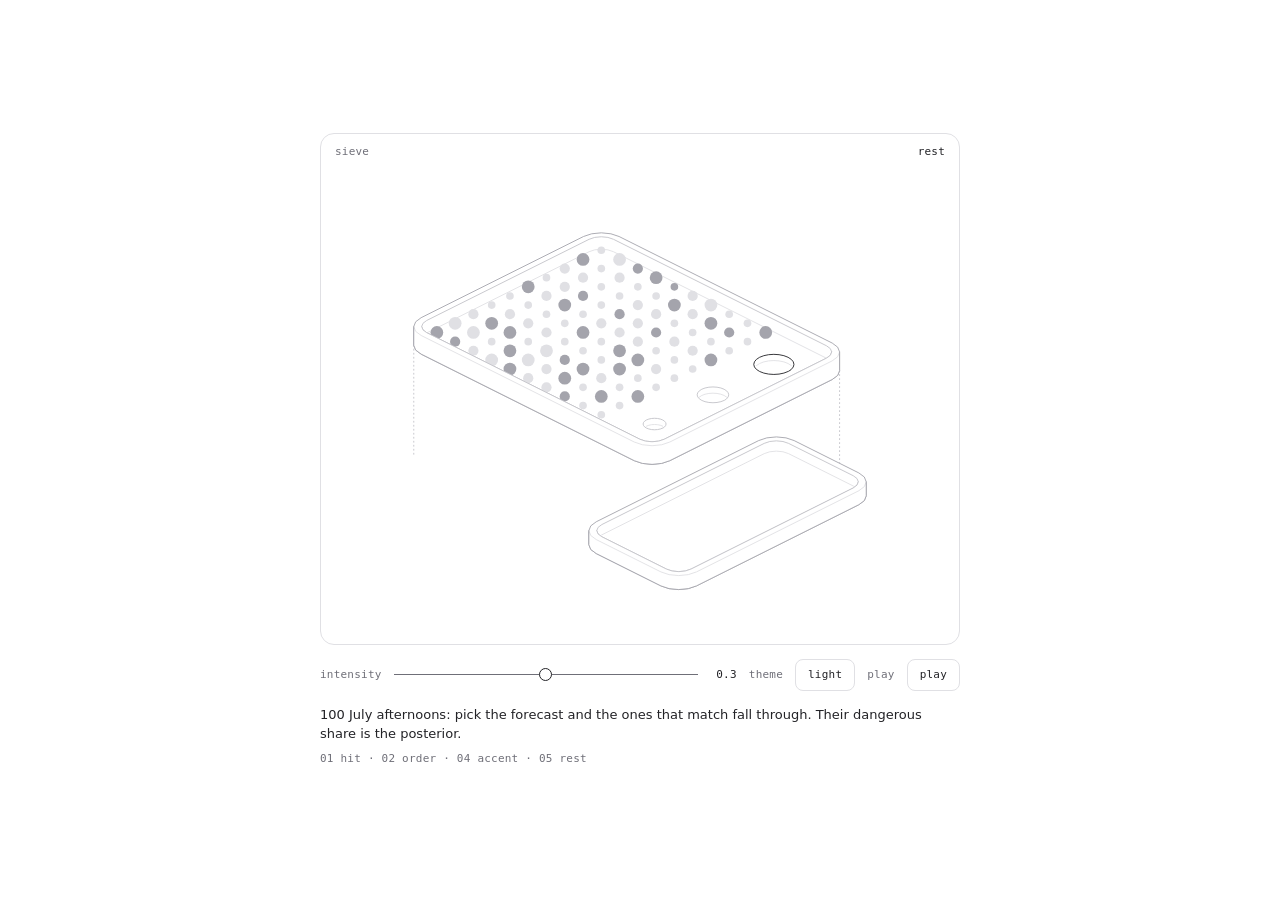
<file: site/hairline-sieve.html>
<!doctype html>
<html lang="en">
<head>
<meta charset="utf-8">
<meta name="viewport" content="width=device-width, initial-scale=1">
<title>Hairline figure</title>
<link rel="icon" href="data:,">
<style>
  :root { color-scheme: light; --ground: #ffffff; --ink: #232327; --muted: #6f6f78; --line: #e0e0e4; }
  @media (prefers-color-scheme: dark) {
    :root:not([data-theme="light"]) { color-scheme: dark; --ground: #08090a; --ink: #d0d6e0; --muted: #8a8c95; --line: #29292d; }
  }
  :root[data-theme="dark"] { color-scheme: dark; --ground: #08090a; --ink: #d0d6e0; --muted: #8a8c95; --line: #29292d; }
  :root[data-theme="light"] { color-scheme: light; }
  * { box-sizing: border-box; }
  body {
    margin: 0; min-height: 100vh; display: grid; place-items: center; padding: 24px 16px;
    background: var(--ground); color: var(--ink);
    font: 13px/1.5 ui-sans-serif, system-ui, -apple-system, "Segoe UI", sans-serif; -webkit-font-smoothing: antialiased;
  }
  main { width: 100%; max-width: 640px; }
  .plate { position: relative; border: 1px solid var(--line); border-radius: 14px; overflow: hidden; }
  .tag, .label, output, button { font: 11px/1 ui-monospace, SFMono-Regular, Menlo, Consolas, monospace; letter-spacing: 0.02em; }
  .tag { position: absolute; top: 12px; z-index: 1; color: var(--muted); pointer-events: none; }
  #name { left: 14px; }
  #read { right: 14px; color: var(--ink); font-variant-numeric: tabular-nums; }
  .controls { display: flex; flex-wrap: wrap; align-items: center; gap: 4px 12px; margin-top: 14px; }
  .label { color: var(--muted); }
  input[type="range"] {
    flex: 1 1 96px; min-width: 0; height: 32px; margin: 0; background: transparent; cursor: pointer;
    -webkit-appearance: none; appearance: none;
  }
  input[type="range"]::-webkit-slider-runnable-track { height: 1px; background: var(--muted); }
  input[type="range"]::-webkit-slider-thumb {
    -webkit-appearance: none; width: 13px; height: 13px; margin-top: -6px; border-radius: 50%;
    border: 1px solid var(--ink); background: var(--ground);
  }
  input[type="range"]::-moz-range-track { height: 1px; background: var(--muted); }
  input[type="range"]::-moz-range-thumb { width: 11px; height: 11px; border-radius: 50%; border: 1px solid var(--ink); background: var(--ground); }
  input[type="range"]:focus-visible, button:focus-visible { outline: 1.5px solid var(--ink); outline-offset: 2px; }
  output { min-width: 4ch; text-align: right; font-variant-numeric: tabular-nums; }
  button {
    height: 32px; padding: 0 12px; border: 1px solid var(--line); border-radius: 8px;
    background: transparent; color: var(--ink); cursor: pointer;
  }
  #play[aria-pressed="true"] { background: var(--ink); color: var(--ground); border-color: var(--ink); }
  #means { margin: 14px 0 0; text-wrap: pretty; }
  #rules { margin: 6px 0 0; line-height: 1.6; }
  #error { margin: 12px 0 0; padding-left: 10px; border-left: 1px solid var(--ink); }
</style>
</head>
<body>
<main>
  <div class="plate">
    <span class="tag" id="name"></span>
    <span class="tag" id="read"></span>
    <div id="stage"></div>
  </div>
  <div class="controls">
    <label class="label" for="intensity">intensity</label>
    <input id="intensity" type="range" min="0" max="1" step="0.01" value="0.5">
    <output id="value" for="intensity"></output>
    <span class="label">theme</span>
    <button id="theme" type="button" aria-label="Switch between the light and the dark theme"></button>
    <span class="label">play</span>
    <button id="play" type="button" aria-pressed="false">play</button>
  </div>
  <p id="means"></p>
  <p id="rules" class="label"></p>
  <p id="error" role="alert" hidden></p>
</main>
<script id="hl-kernel">
/* hairline kernel sha256:346b48bdef2cdfafd5343eba01494255cf75f9c078e6fcd1aafc62bab62980a1 */
/*
 * HL: everything a figure may call. Read this index; the code under it is the
 * package's src/core, unchanged, and a figure should not need to read it.
 *
 * Every figure is drawn in a 400 × 320 viewBox. World space is x/y on the
 * ground and z up. Plates are filled with the ground colour and painted back
 * to front, so a nearer one covers a farther one: append in that order. At
 * the default camera, Cam(45, 0.5, S), +x runs down to the right and +y down
 * to the left, so the corner with the largest x and y is nearest the viewer:
 * append by ascending x + y, from the far corner (smallest x and y) to it.
 *
 * Camera
 *   Cam(azDeg, k, S)                       a camera: azimuth in degrees, k = sin(elevation) (0.5 is the 2:1 view), S = scale
 *   fit(C, points, cx, cy)                 centres the box of [x, y, z] points on (cx, cy); call it once, before proj
 *                                          it only centres, it never scales: choose S by trying values, with the most extreme pose in points.
 *                                          The six figures use S 1.42 to 2.12; the boxes they fit come out 230 to 310 wide and 180 to 245 tall
 *   proj(C)                                returns P(x, y, z), which gives [sx, sy]
 *   unproj(C, sx, sy, z)                   the world [x, y] under a screen point, on the plane at height z
 *   facing(C)                              returns front(sample): whether a ring sample faces the camera
 * Rounded solids
 *   rrect(u0, v0, u1, v1, r, n)            a rounded rectangle, as a ring of samples {u, v, nu, nv}
 *   circ(R, n)                             a circle, as a ring
 *   rings(x0, y0, x1, y1, r, b)            [ring, inner]: a rounded footprint and its crease ring, inset by b
 *                                          r, the corner radius, is cut to half the shorter side. b, the crease's inset in world units
 *                                          (0.6 to 2.2 in the figures), must stay under half the shorter side or the crease turns inside out
 *   prism(P, front, ring, inner, z0, z1)   {sil, crease}: a solid standing from z0 to z1, as two path strings
 *   ringAt(P, ring, z)                     the ring's points, projected at height z
 *   run(ring, keep)                        the one cyclic run of samples that pass keep
 *   hull(points)                           the convex hull of screen points
 *   extremes(P, ring)                      [left, right, nearest] samples: where dashed drops fall from
 *   fillet(points, radii, n)               rounds every vertex of a closed polygon; returns the new points
 *                                          radii is an array, one radius per vertex, each cut to half its shorter edge; a single number gives NaN.
 *                                          n is the steps round each corner, default 4: each vertex becomes n + 1 points
 *   ghost(P, front, ring, z0, depth)       a reflection's path {d, y0, y1}; reflect() draws it for you
 * Paths and numbers
 *   poly(points)                           a closed path string
 *   open(points)                           an open polyline string
 *   seg(a, b)                              one segment between two screen points [sx, sy], as its own subpath; project world points with P first
 *   clamp(v, a, b)
 *   lerp(a, b, t)
 *   rad(deg)
 *   r2(n)                                  two decimals
 * The continuous clock: one spring per moving number
 *   spring(x, opts)                        at rest on x; write .t to retarget; opts {k, c, m, eps}, default k 100, c 18, m 1
 *   stepS(sp, dt)                          advances by dt seconds; returns whether it is still moving
 * The discrete clock: a 700ms tween on (.32, .72, 0, 1)
 *   tween(v, dur)                          at rest on v; dur defaults to 700 (ms)
 *   tset(tw, to, now, delay)               retargets from where it is, after delay ms: the stagger
 *                                          the same target again does nothing, so calling it on every pointer move is safe
 *   tval(tw, now)                          its value at now
 *   tdone(tw, now)                         whether it has landed
 *   bezier(x1, y1, x2, y2)                 a CSS cubic-bezier, as a function of progress
 *   EASE_LIFT                              the lift curve itself
 *   reducedMotion()                        true when the reader asked for less motion; springs and tweens already land at once
 *   setReducedMotion(on)                   the loop's business, not a figure's
 * Drawing
 *   mk(tag, attrs, parent)                 one svg element: the only way a figure makes a node
 *   solid(parent)                          {g, sil, cr}: a group holding a silhouette path and a crease path
 *   put(solid, paths)                      writes prism()'s {sil, crease} into solid()'s {sil, cr}: sil into sil, crease into cr
 *   flatDot(parent, C, r, cls)             a dot lying on the ground plane; cls is "dot", "dot m" or "dot off"
 *   place(el, point)                       moves a dot or a circle to [sx, sy]
 *   reflect(svg, parent, P, front, ring, z0, depth)   a fading mirror under a solid
 *   fade(svg, y0, y1, a0)                  a vertical fade, as a mask; returns the value for a mask attribute
 * Life
 *   register(stage, tick)                  joins the one frame loop; tick(dt in seconds, now in ms) returns true to ask for another frame; gives {wake, unregister}
 *   pointer(stage, handlers)               {move(point), down(point), leave()}, points in viewBox units; returns its disposer
 *   disposer()                             {add, on, dispose}: collects tear-down, so destroy is bag.dispose
 * The bench's business, not a figure's
 *   css(lightDark)
 *   inject(root)
 *   tour(stage, stops, onStop)             an unseen pointer that walks the stops, [x, y] in viewBox units or null to leave, and gives way to a real one; onStop(i) on each arrival; returns {stop}
 *   LAP                                    the default stops: a diamond around the centre, then a leave
 *
 * Classes, on path, polygon, ellipse and line. They are the whole palette; a
 * figure sets no colour, width or fill of its own.
 *     (none)   filled with the ground colour, medium stroke
 *     sil      the silhouette's stroke        hi    the bright stroke: the only highlight
 *     lo       the dim stroke                 nf    no fill        fo   fill only, no stroke
 *     dash     a dashed guide
 *     dot      a bright dot                   dot m   a medium dot     dot off   a dim dot
 */
var HL = (() => {
  var __defProp = Object.defineProperty;
  var __getOwnPropDesc = Object.getOwnPropertyDescriptor;
  var __getOwnPropNames = Object.getOwnPropertyNames;
  var __hasOwnProp = Object.prototype.hasOwnProperty;
  var __export = (target, all) => {
    for (var name in all)
      __defProp(target, name, { get: all[name], enumerable: true });
  };
  var __copyProps = (to, from, except, desc) => {
    if (from && typeof from === "object" || typeof from === "function") {
      for (let key of __getOwnPropNames(from))
        if (!__hasOwnProp.call(to, key) && key !== except)
          __defProp(to, key, { get: () => from[key], enumerable: !(desc = __getOwnPropDesc(from, key)) || desc.enumerable });
    }
    return to;
  };
  var __toCommonJS = (mod) => __copyProps(__defProp({}, "__esModule", { value: true }), mod);

  // packages/hairline/src/core/kernel.ts
  var kernel_exports = {};
  __export(kernel_exports, {
    Cam: () => Cam,
    EASE_LIFT: () => EASE_LIFT,
    LAP: () => LAP,
    bezier: () => bezier,
    circ: () => circ,
    clamp: () => clamp,
    css: () => css,
    disposer: () => disposer,
    extremes: () => extremes,
    facing: () => facing,
    fade: () => fade,
    fillet: () => fillet,
    fit: () => fit,
    flatDot: () => flatDot,
    ghost: () => ghost,
    hull: () => hull,
    inject: () => inject,
    lerp: () => lerp,
    mk: () => mk,
    open: () => open,
    place: () => place,
    pointer: () => pointer,
    poly: () => poly,
    prism: () => prism,
    proj: () => proj,
    put: () => put,
    r2: () => r2,
    rad: () => rad,
    reducedMotion: () => reducedMotion,
    reflect: () => reflect,
    register: () => register,
    ringAt: () => ringAt,
    rings: () => rings,
    rrect: () => rrect,
    run: () => run,
    seg: () => seg,
    setReducedMotion: () => setReducedMotion,
    solid: () => solid,
    spring: () => spring,
    stepS: () => stepS,
    tdone: () => tdone,
    tour: () => tour,
    tset: () => tset,
    tval: () => tval,
    tween: () => tween,
    unproj: () => unproj
  });

  // packages/hairline/src/core/iso.ts
  var clamp = (v, a, b) => Math.max(a, Math.min(b, v));
  var lerp = (a, b, t) => a + (b - a) * t;
  var rad = (d) => d * Math.PI / 180;
  var r2 = (n) => Math.round(n * 100) / 100;
  var poly = (pts) => "M" + pts.map((p) => r2(p[0]) + " " + r2(p[1])).join("L") + "Z";
  var seg = (a, b) => `M${r2(a[0])} ${r2(a[1])}L${r2(b[0])} ${r2(b[1])}`;
  var open = (pts) => pts.length < 2 ? "" : "M" + pts.map((p) => r2(p[0]) + " " + r2(p[1])).join("L");
  var Cam = (azDeg, k, S) => ({ az: rad(azDeg), k, S, ox: 0, oy: 0 });
  function proj(C) {
    const c = Math.cos(C.az), s = Math.sin(C.az), zf = Math.sqrt(1 - C.k * C.k);
    return (x, y, z) => {
      const X = x * c - y * s, Y = x * s + y * c;
      return [C.ox + C.S * X, C.oy + C.S * (Y * C.k - z * zf)];
    };
  }
  function unproj(C, sx, sy, z) {
    const c = Math.cos(C.az), s = Math.sin(C.az), zf = Math.sqrt(1 - C.k * C.k);
    const X = (sx - C.ox) / C.S, Y = ((sy - C.oy) / C.S + z * zf) / C.k;
    return [X * c + Y * s, -X * s + Y * c];
  }
  function fit(C, pts, cx, cy) {
    C.ox = 0;
    C.oy = 0;
    const P = proj(C);
    let a = 1e9, b = -1e9, c = 1e9, d = -1e9;
    for (const p of pts) {
      const q = P(p[0], p[1], p[2]);
      a = Math.min(a, q[0]);
      b = Math.max(b, q[0]);
      c = Math.min(c, q[1]);
      d = Math.max(d, q[1]);
    }
    C.ox = cx - (a + b) / 2;
    C.oy = cy - (c + d) / 2;
  }
  function rrect(u0, v0, u1, v1, r, n = 4) {
    r = Math.max(0, Math.min(r, (u1 - u0) / 2, (v1 - v0) / 2));
    const out = [];
    for (const [cu, cv, a0] of [[u1 - r, v1 - r, 0], [u0 + r, v1 - r, 90], [u0 + r, v0 + r, 180], [u1 - r, v0 + r, 270]])
      for (let k = 0; k <= n; k++) {
        const a = rad(a0 + 90 * k / n), ca = Math.cos(a), sa = Math.sin(a);
        out.push({ u: cu + r * ca, v: cv + r * sa, nu: ca, nv: sa });
      }
    return out;
  }
  function circ(R, n = 96) {
    const out = [];
    for (let k = 0; k < n; k++) {
      const a = k / n * Math.PI * 2, ca = Math.cos(a), sa = Math.sin(a);
      out.push({ u: R * ca, v: R * sa, nu: ca, nv: sa });
    }
    return out;
  }
  function hull(input) {
    const pts = input.slice().sort((a, b) => a[0] - b[0] || a[1] - b[1]);
    const x = (o, a, b) => (a[0] - o[0]) * (b[1] - o[1]) - (a[1] - o[1]) * (b[0] - o[0]);
    const lo = [], up = [];
    for (const p of pts) {
      while (lo.length > 1 && x(lo[lo.length - 2], lo[lo.length - 1], p) <= 0) lo.pop();
      lo.push(p);
    }
    for (let i = pts.length - 1; i >= 0; i--) {
      const p = pts[i];
      while (up.length > 1 && x(up[up.length - 2], up[up.length - 1], p) <= 0) up.pop();
      up.push(p);
    }
    lo.pop();
    up.pop();
    return lo.concat(up);
  }
  var ringAt = (P, ring, z) => ring.map((q) => P(q.u, q.v, z));
  var facing = (C) => {
    const s = Math.sin(C.az), c = Math.cos(C.az);
    return (q) => q.nu * s + q.nv * c >= -1e-6;
  };
  function run(ring, keep) {
    const n = ring.length;
    let s = -1;
    for (let i = 0; i < n; i++) if (keep(ring[i]) && !keep(ring[(i + n - 1) % n])) {
      s = i;
      break;
    }
    if (s < 0) return keep(ring[0]) ? ring.slice() : [];
    const out = [];
    for (let k = 0; k < n && keep(ring[(s + k) % n]); k++) out.push(ring[(s + k) % n]);
    return out;
  }
  function prism(P, front, ring, inner, z0, z1) {
    return {
      sil: poly(hull(ringAt(P, ring, z1).concat(ringAt(P, ring, z0)))),
      crease: inner ? open(ringAt(P, run(inner, front), z1)) : ""
    };
  }
  var rings = (x0, y0, x1, y1, r, b) => [
    rrect(x0, y0, x1, y1, r),
    rrect(x0 + b, y0 + b, x1 - b, y1 - b, Math.max(0.3, r - b))
  ];
  function extremes(P, ring) {
    const pr = ring.map((q) => P(q.u, q.v, 0));
    let a = 0, b = 0, c = 0;
    pr.forEach((p, k) => {
      if (p[0] < pr[a][0]) a = k;
      if (p[0] > pr[b][0]) b = k;
      if (p[1] > pr[c][1]) c = k;
    });
    return [ring[a], ring[b], ring[c]];
  }
  function fillet(pts, rs, n = 4) {
    const m = pts.length, out = [];
    for (let i = 0; i < m; i++) {
      const a = pts[(i + m - 1) % m], p = pts[i], b = pts[(i + 1) % m];
      const la = Math.hypot(a[0] - p[0], a[1] - p[1]), lb = Math.hypot(b[0] - p[0], b[1] - p[1]);
      const t = Math.min(rs[i], la / 2, lb / 2);
      const p1 = [p[0] + (a[0] - p[0]) / la * t, p[1] + (a[1] - p[1]) / la * t];
      const p2 = [p[0] + (b[0] - p[0]) / lb * t, p[1] + (b[1] - p[1]) / lb * t];
      for (let k = 0; k <= n; k++) {
        const s = k / n, w = 1 - s;
        out.push([w * w * p1[0] + 2 * w * s * p[0] + s * s * p2[0], w * w * p1[1] + 2 * w * s * p[1] + s * s * p2[1]]);
      }
    }
    return out;
  }
  function ghost(P, front, ring, z0, depth) {
    const f = run(ring, front), lowP = ringAt(P, f, z0 - depth);
    return {
      d: open(lowP) + [f[0], f[f.length - 1]].map((q) => seg(P(q.u, q.v, z0), P(q.u, q.v, z0 - depth))).join(""),
      y0: Math.min(...ringAt(P, f, z0).map((p) => p[1])),
      y1: Math.max(...lowP.map((p) => p[1])) + 2
    };
  }

  // packages/hairline/src/core/motion.ts
  var reduced = false;
  var setReducedMotion = (on) => {
    reduced = on;
  };
  var reducedMotion = () => reduced;
  function spring(x, o = {}) {
    return { x, v: 0, t: x, k: o.k ?? 100, c: o.c ?? 18, m: o.m ?? 1, eps: o.eps ?? 0.01 };
  }
  function stepS(sp, dt) {
    if (reduced) {
      sp.x = sp.t;
      sp.v = 0;
      return false;
    }
    const n = Math.max(1, Math.ceil(dt * 240)), h = dt / n;
    for (let i = 0; i < n; i++) {
      const a = (-sp.k * (sp.x - sp.t) - sp.c * sp.v) / sp.m;
      sp.v += a * h;
      sp.x += sp.v * h;
    }
    if (Math.abs(sp.x - sp.t) < sp.eps && Math.abs(sp.v) < sp.eps * 10) {
      sp.x = sp.t;
      sp.v = 0;
      return false;
    }
    return true;
  }
  function bezier(x1, y1, x2, y2) {
    const cx = 3 * x1, bx = 3 * (x2 - x1) - cx, ax = 1 - cx - bx;
    const cy = 3 * y1, by = 3 * (y2 - y1) - cy, ay = 1 - cy - by;
    const X = (u) => ((ax * u + bx) * u + cx) * u;
    const Y = (u) => ((ay * u + by) * u + cy) * u;
    const dX = (u) => (3 * ax * u + 2 * bx) * u + cx;
    return (t) => {
      if (t <= 0) return 0;
      if (t >= 1) return 1;
      let u = t;
      for (let i = 0; i < 8; i++) {
        const e = X(u) - t;
        if (Math.abs(e) < 1e-5) break;
        const d = dX(u);
        if (Math.abs(d) < 1e-6) break;
        u -= e / d;
      }
      if (!(u >= 0 && u <= 1) || Math.abs(X(u) - t) > 1e-4) {
        let lo = 0, hi = 1;
        u = t;
        for (let i = 0; i < 24; i++) {
          if (X(u) < t) lo = u;
          else hi = u;
          u = (lo + hi) / 2;
        }
      }
      return Y(u);
    };
  }
  var EASE_LIFT = bezier(0.32, 0.72, 0, 1);
  var tween = (v, dur = 700) => ({ from: v, to: v, t0: -1e9, dur });
  var tval = (tw, now) => {
    const p = clamp((now - tw.t0) / tw.dur, 0, 1);
    return tw.from + (tw.to - tw.from) * (reduced ? 1 : EASE_LIFT(p));
  };
  var tset = (tw, to, now, delay) => {
    if (tw.to === to) return;
    tw.from = tval(tw, now);
    tw.to = to;
    tw.t0 = now + delay;
  };
  var tdone = (tw, now) => reduced || now >= tw.t0 + tw.dur;

  // packages/hairline/src/core/stage.ts
  var NS = "http://www.w3.org/2000/svg";
  function mk(tag, attrs, parent) {
    const e = document.createElementNS(NS, tag);
    if (attrs) for (const k in attrs) e.setAttribute(k, String(attrs[k]));
    if (parent) parent.appendChild(e);
    return e;
  }
  function solid(parent) {
    const g = mk("g", {}, parent);
    return { g, sil: mk("path", { class: "sil" }, g), cr: mk("path", { class: "nf lo" }, g) };
  }
  var put = (el, s) => {
    el.sil.setAttribute("d", s.sil);
    el.cr.setAttribute("d", s.crease);
  };
  var flatDot = (parent, C, r, cls) => mk("ellipse", { rx: r2(r * C.S), ry: r2(r * C.S * C.k), class: cls }, parent);
  var place = (el, q) => {
    el.setAttribute("cx", String(r2(q[0])));
    el.setAttribute("cy", String(r2(q[1])));
  };
  var fid = 0;
  function fade(svg, y0, y1, a0 = 0.7) {
    const id = "hl-fd" + ++fid, defs = mk("defs", {}, svg);
    const lg = mk("linearGradient", { id: id + "g", gradientUnits: "userSpaceOnUse", x1: 0, y1: r2(y0), x2: 0, y2: r2(y1) }, defs);
    mk("stop", { offset: 0, "stop-color": "#fff", "stop-opacity": a0 }, lg);
    mk("stop", { offset: 1, "stop-color": "#fff", "stop-opacity": 0 }, lg);
    const m = mk("mask", { id, maskUnits: "userSpaceOnUse", x: 0, y: 0, width: 400, height: 320 }, defs);
    mk("rect", { x: 0, y: 0, width: 400, height: 320, fill: `url(#${id}g)` }, m);
    return `url(#${id})`;
  }
  function reflect(svg, parent, P, front, ring, z0, depth) {
    const r = ghost(P, front, ring, z0, depth);
    const gh = mk("g", { class: "ghost", mask: fade(svg, r.y0, r.y1) }, parent);
    mk("path", { d: r.d }, gh);
  }
  var boards = [];
  var byStage = /* @__PURE__ */ new Map();
  var raf = 0;
  var last = 0;
  var io = null;
  var rm = null;
  function frame() {
    const now = performance.now();
    const dt = Math.min(0.05, Math.max(0, (now - last) / 1e3));
    last = now;
    let any = false;
    for (const b of boards.slice()) if (b.vis && b.awake) {
      try {
        b.awake = !!b.tick(dt, now);
      } catch (err) {
        b.awake = false;
        setTimeout(() => {
          throw err;
        });
      }
      any = any || b.awake;
    }
    raf = any ? requestAnimationFrame(frame) : 0;
  }
  function wake(b) {
    b.awake = true;
    if (!raf) {
      last = performance.now();
      raf = requestAnimationFrame(frame);
    }
  }
  var onMotion = () => {
    setReducedMotion(!!rm?.matches);
    boards.forEach(wake);
  };
  function start() {
    if (io) return;
    io = new IntersectionObserver((es) => {
      for (const e of es) {
        const set = byStage.get(e.target);
        if (!set) continue;
        for (const b of set) {
          b.vis = e.isIntersecting;
          if (b.vis) wake(b);
        }
      }
    }, { rootMargin: "80px" });
    rm = matchMedia("(prefers-reduced-motion: reduce)");
    setReducedMotion(rm.matches);
    rm.addEventListener("change", onMotion);
  }
  function stop() {
    if (raf) cancelAnimationFrame(raf);
    raf = 0;
    io?.disconnect();
    io = null;
    rm?.removeEventListener("change", onMotion);
    rm = null;
  }
  function register(stage, tick) {
    start();
    const b = { stage, tick, vis: false, awake: true };
    boards.push(b);
    const peers = byStage.get(stage);
    if (peers) {
      for (const p of peers) b.vis = p.vis;
      peers.add(b);
      if (b.vis) wake(b);
    } else {
      byStage.set(stage, /* @__PURE__ */ new Set([b]));
      io.observe(stage);
    }
    tick(0, performance.now());
    let gone = false;
    return {
      wake: () => {
        if (!gone) wake(b);
      },
      unregister: () => {
        if (gone) return;
        gone = true;
        boards = boards.filter((x) => x !== b);
        const set = byStage.get(stage);
        if (set) {
          set.delete(b);
          if (!set.size) {
            byStage.delete(stage);
            io?.unobserve(stage);
          }
        }
        if (!boards.length) stop();
      }
    };
  }
  var handlers = /* @__PURE__ */ new WeakMap();
  var touring = /* @__PURE__ */ new WeakMap();
  function pointer(stage, on) {
    handlers.set(stage, on);
    let tm = 0;
    const pt = (e) => {
      const r = stage.getBoundingClientRect();
      return [(e.clientX - r.left) / r.width * 400, (e.clientY - r.top) / r.height * 320];
    };
    const move = (e) => {
      clearTimeout(tm);
      touring.get(stage)?.hold();
      on.move(pt(e), e);
    };
    const down = (e) => {
      clearTimeout(tm);
      touring.get(stage)?.hold();
      if (e.pointerType !== "mouse") stage.releasePointerCapture?.(e.pointerId);
      if (on.down) on.down(pt(e), e);
      else on.move(pt(e), e);
    };
    const leave = (e) => {
      clearTimeout(tm);
      tm = window.setTimeout(() => {
        on.leave(e);
        touring.get(stage)?.release();
      }, e.pointerType === "mouse" ? 0 : 1400);
    };
    stage.addEventListener("pointermove", move);
    stage.addEventListener("pointerdown", down);
    stage.addEventListener("pointerleave", leave);
    return () => {
      clearTimeout(tm);
      if (handlers.get(stage) === on) handlers.delete(stage);
      stage.removeEventListener("pointermove", move);
      stage.removeEventListener("pointerdown", down);
      stage.removeEventListener("pointerleave", leave);
    };
  }
  var LAP = [[128, 150], [200, 118], [272, 150], [200, 206], null];
  var TRAVEL = 900;
  var DWELL = 1200;
  var REST = 1800;
  var RESUME = 1200;
  var STAGGER = 450;
  var GHOST = { pointerType: "ghost" };
  var started = 0;
  function entry([x, y]) {
    const dx = x - 200, dy = y - 160;
    if (!dx && !dy) return [200, 320];
    const k = Math.min(dx ? (dx > 0 ? 200 : -200) / dx : Infinity, dy ? (dy > 0 ? 160 : -160) / dy : Infinity);
    return [200 + dx * k, 160 + dy * k];
  }
  function tour(stage, stops, onStop) {
    let i = 0;
    let wait = RESUME + STAGGER * (started++ % 4);
    let t = -1;
    let at = null;
    let origin = [200, 320];
    let hand = false, keys = stage.contains(stage.ownerDocument.activeElement);
    let gone = false;
    const leave = () => {
      at = null;
      t = -1;
      handlers.get(stage)?.leave(GHOST);
    };
    const tick = (dt) => {
      if (hand || keys || !stops.length) return false;
      if (reducedMotion()) {
        if (at) leave();
        return false;
      }
      if (wait > 0) {
        wait -= dt * 1e3;
        return true;
      }
      const stop2 = stops[i];
      if (stop2 === null) {
        if (at) leave();
        onStop?.(i);
        i = (i + 1) % stops.length;
        wait = REST;
        return true;
      }
      const h = handlers.get(stage);
      if (!h) return true;
      if (t < 0) {
        origin = at ?? entry(stop2);
        t = 0;
      }
      t = Math.min(TRAVEL, t + dt * 1e3);
      const k = EASE_LIFT(t / TRAVEL);
      at = [origin[0] + (stop2[0] - origin[0]) * k, origin[1] + (stop2[1] - origin[1]) * k];
      h.move(at, GHOST);
      if (t < TRAVEL) return true;
      onStop?.(i);
      i = (i + 1) % stops.length;
      t = -1;
      wait = DWELL;
      return true;
    };
    const take = () => {
      at = null;
      t = -1;
    };
    const give = () => {
      if (hand || keys) return;
      i = 0;
      t = -1;
      wait = RESUME;
      board.wake();
    };
    const me = {
      hold: () => {
        hand = true;
        take();
      },
      release: () => {
        if (!hand) return;
        hand = false;
        give();
      }
    };
    const focusIn = () => {
      keys = true;
      take();
    };
    const focusOut = (e) => {
      if (keys && !stage.contains(e.relatedTarget)) {
        keys = false;
        give();
      }
    };
    stage.addEventListener("focusin", focusIn);
    stage.addEventListener("focusout", focusOut);
    touring.set(stage, me);
    const board = register(stage, tick);
    return {
      stop: () => {
        if (gone) return;
        gone = true;
        board.unregister();
        stage.removeEventListener("focusin", focusIn);
        stage.removeEventListener("focusout", focusOut);
        if (touring.get(stage) === me) touring.delete(stage);
        if (at) leave();
      }
    };
  }
  function disposer() {
    let fns = [];
    return {
      add: (fn) => {
        fns.push(fn);
      },
      on: (target, type, fn, opts) => {
        const h = fn;
        target.addEventListener(type, h, opts);
        fns.push(() => target.removeEventListener(type, h, opts));
      },
      dispose: () => {
        const run2 = fns;
        fns = [];
        for (let i = run2.length - 1; i >= 0; i--) run2[i]();
      }
    };
  }

  // packages/hairline/src/core/styles.ts
  var LIGHT = { plate: "#ffffff", hi: "#232327", edge: "#a4a4ac", mid: "#c3c3c9", lo: "#e0e0e4" };
  var DARK = { plate: "#08090a", hi: "#d0d6e0", edge: "#5b5d64", mid: "#3e3e44", lo: "#29292d" };
  var KEYS = ["plate", "hi", "edge", "mid", "lo"];
  var vars = (p) => KEYS.map((k) => `--hl-${k}:var(--hairline-${k},${p[k]});`).join("");
  var EASE = "cubic-bezier(0.5,0,0.1,1)";
  var SVG = ":where([data-hairline]>svg)";
  function css(lightDark) {
    const both = Object.fromEntries(KEYS.map((k) => [k, `light-dark(${LIGHT[k]},${DARK[k]})`]));
    return [
      // the box, and the palette: light unless something below says otherwise
      `:where([data-hairline]){display:block;position:relative;aspect-ratio:5/4;touch-action:pan-y;user-select:none;-webkit-user-select:none;--hl-sw:var(--hairline-stroke,0.9);${vars(LIGHT)}}`,
      // the page's color-scheme
      lightDark ? `:where([data-hairline]){${vars(both)}}` : "",
      // an ancestor that says dark
      `:where(.dark,[data-theme="dark"]) :where([data-hairline]){${vars(DARK)}}`,
      // the figure's own theme option
      `:where([data-hairline][data-hairline-theme="light"]){${vars(LIGHT)}}`,
      `:where([data-hairline][data-hairline-theme="dark"]){${vars(DARK)}}`,
      `:where([data-hairline]:focus-visible){outline:1.5px solid var(--hl-hi);outline-offset:2px}`,
      `${SVG}{position:absolute;inset:0;width:100%;height:100%;display:block}`,
      // Riffle's live region: read, not seen
      `:where([data-hairline]>[data-hairline-live]){position:absolute;width:1px;height:1px;margin:-1px;padding:0;border:0;overflow:hidden;clip-path:inset(50%);white-space:nowrap}`,
      // the drawing: plates are filled with the plate colour and painted back to front
      `${SVG} :where(path,polygon,ellipse,line){fill:var(--hl-plate);stroke:var(--hl-mid);stroke-width:var(--hl-sw);vector-effect:non-scaling-stroke;stroke-linejoin:round;stroke-linecap:round;transition:stroke 260ms ${EASE}}`,
      `${SVG} :where(.nf){fill:none}`,
      `${SVG} :where(.fo){stroke:none}`,
      `${SVG} :where(.sil){stroke:var(--hl-edge)}`,
      `${SVG} :where(.hi){stroke:var(--hl-hi)}`,
      `${SVG} :where(.lo){stroke:var(--hl-lo)}`,
      `${SVG} :where(.dash){stroke-dasharray:1 3}`,
      `${SVG} :where(.dot){stroke:none;fill:var(--hl-hi);transition:fill 260ms ${EASE}}`,
      `${SVG} :where(.dot.m){fill:var(--hl-edge)}`,
      `${SVG} :where(.dot.off){fill:var(--hl-lo)}`,
      `${SVG} :where(.ghost path){fill:none;stroke:var(--hl-mid)}`
    ].join("");
  }
  var done = /* @__PURE__ */ new WeakSet();
  function inject(root) {
    if (done.has(root)) return;
    done.add(root);
    const doc = root.nodeType === 9 ? root : root.ownerDocument;
    const win = doc.defaultView;
    const text = css(!!win?.CSS?.supports?.("color", "light-dark(#000,#fff)"));
    if (win && "adoptedStyleSheets" in root) {
      try {
        const sheet = new win.CSSStyleSheet();
        sheet.replaceSync(text);
        root.adoptedStyleSheets = [...root.adoptedStyleSheets, sheet];
        return;
      } catch {
      }
    }
    const style = doc.createElement("style");
    style.setAttribute("data-hairline-style", "");
    style.textContent = text;
    (root.nodeType === 9 ? doc.head ?? doc.documentElement : root).appendChild(style);
  }
  return __toCommonJS(kernel_exports);
})();
/* /hairline kernel */
</script>
<script id="hl-bench">
/*
 * The bench: the page a figure is shown on. It makes the host and the svg the
 * way the package's mount does, hands them to the figure, and owns everything
 * around it: the read-out, the slider, the theme, the line under the stage.
 */
(() => {
  const RULES = ["hit", "order", "reach", "accent", "rest", "honesty", "cost", "clock", "radius", "quiet"];
  const $ = (id) => document.getElementById(id);
  const root = document.documentElement, params = new URLSearchParams(location.search);

  /* the theme: the system's until the switch is pressed, then the switch's */
  const dark = () => (root.dataset.theme ? root.dataset.theme === "dark" : matchMedia("(prefers-color-scheme: dark)").matches);
  const label = () => { $("theme").textContent = dark() ? "dark" : "light"; };
  $("theme").addEventListener("click", () => { root.dataset.theme = dark() ? "light" : "dark"; label(); });
  /* ?theme=light or ?theme=dark wins over the system's, as pressing the switch does */
  if (["light", "dark"].includes(params.get("theme"))) root.dataset.theme = params.get("theme");
  label();

  /* ?intensity=0 sets the slider before the figure mounts, for a look at either end */
  const i = (params.get("intensity") || "").trim();
  if (i && Number.isFinite(Number(i))) $("intensity").value = String(Math.min(1, Math.max(0, Number(i))));

  /* ?w=240 narrows the page, for a look at the size of a thumbnail */
  const w = Number(params.get("w"));
  if (w > 0) document.querySelector("main").style.maxWidth = w + "px";

  /* a figure that fails says so under the stage, instead of leaving an empty plate */
  addEventListener("error", (e) => {
    $("error").hidden = false;
    $("error").textContent = String((e.error && e.error.message) || e.message);
  });

  let mounted = false;
  window.hairline = (figure) => {
    if (mounted) throw new Error("hairline: one figure per page.");
    mounted = true;
    const stage = $("stage"), slider = $("intensity");

    /* intensity to the figure's own number: two straight lines that meet at 0.5, as in the package */
    const [lo, mid, hi] = figure.range;
    const at = (i) => Math.round((i <= 0.5 ? lo + (i / 0.5) * (mid - lo) : mid + ((i - 0.5) / 0.5) * (hi - mid)) * 1000) / 1000;

    HL.inject(document);
    stage.setAttribute("data-hairline", figure.name);
    stage.setAttribute("role", "img");
    stage.setAttribute("aria-label", figure.means);
    const svg = HL.mk("svg", { viewBox: "0 0 400 320", "aria-hidden": "true" }, stage);

    let text = null;
    const read = {
      get textContent() { return text; },
      set textContent(value) { text = value == null ? "" : String(value); $("read").textContent = text; },
    };

    document.title = "Hairline · " + figure.name;
    $("name").textContent = figure.name;
    $("means").textContent = figure.means;
    $("rules").textContent = figure.rules.map((n) => String(n).padStart(2, "0") + " " + RULES[n - 1]).join(" · ");
    const show = () => { $("value").textContent = String(at(Number(slider.value))); };
    show();

    const handle = figure.mount({ stage, svg, read }, at(Number(slider.value)));
    if (text === null) read.textContent = "rest";
    slider.addEventListener("input", () => { show(); handle.set(at(Number(slider.value))); });
    window.hairline.figure = handle;

    /* play: an unseen pointer walks the figure's tour (or HL.LAP) until a hand arrives; ?play=1 starts it on load */
    const play = $("play");
    window.hairline.playing = null;
    play.addEventListener("click", () => {
      const was = play.getAttribute("aria-pressed") === "true";
      if (was) { window.hairline.playing.stop(); window.hairline.playing = null; }
      else window.hairline.playing = HL.tour(stage, figure.tour || HL.LAP, (i) => { if (window.hairline.onStop) window.hairline.onStop(i); });
      play.setAttribute("aria-pressed", String(!was));
    });
    if (params.get("play") === "1") play.click();

    /* ?at=200,160 holds the pointer at a viewBox point, for a picture of the answer without a mouse */
    const p = (params.get("at") || "").split(",").map(Number);
    if (p.length === 2 && p.every(Number.isFinite)) {
      const r = stage.getBoundingClientRect();
      stage.dispatchEvent(new PointerEvent("pointermove", {
        pointerType: "mouse", pointerId: 1, bubbles: true,
        clientX: r.left + (p[0] / 400) * r.width, clientY: r.top + (p[1] / 320) * r.height,
      }));
    }
  };
})();
</script>
<script type="module" id="hl-figure">
/**
 * Sieve: 100 beads, 100 past July afternoons, lie in a raised sieve. The
 * dangerous ones are the medium dots, the safe ones the dim. A bead's size is
 * its forecast reading, cool, warm or hot, and the sieve's front holds three
 * holes of those sizes, the hot one lit at rest. The pointer picks a lane, and
 * with it a hole: the beads of that size hop to it and fall through into the
 * tray below, staggered by their distance to the hole, and settle dangerous
 * first, so the tray holds the posterior. The slider is the prior P(dangerous):
 * how many of the 100 are dangerous.
 *
 * The pattern: discrete items on tweens, a stagger by distance, and a hit test
 * on two fixed planes, the sieve's floor and the tray's, never on a bead.
 */
const {
  Cam, circ, extremes, facing, fit, hull, lerp, open, poly, proj, ringAt, rings, run, seg, unproj,
  tdone, tset, tval, tween, disposer, mk, place, pointer, register,
} = HL;

const SP = 7.2, B0 = 5.5, WT = 2.2, WR = 7, HOP = 8, STEP = 32, CUT = 0.42;
const X1 = 98, Y1 = 78, ZB = 36, ZF = 38, ZT = 42;          // the sieve, floating: bottom, floor, rim
const L0 = 69, L1 = 108.5, LF = 1.2, LT = 4.5, LB = 73.5;     // the tray on the ground, and its first row
const HX = 83, HY = [62, 39, 15], HR = [3.2, 4.4, 5.6], BR = [2.4, 3.2, 4]; // cool, warm, hot
const NAME = ["cool", "warm", "hot"], LD = [0.05, 0.25, 0.7], LS = [0.55, 0.35, 0.1];

/** A run of points ordered left to right on screen. */
const LR = (pts) => (pts[0][0] <= pts[pts.length - 1][0] ? pts : pts.slice().reverse());

/** A fixed, well-mixed number in [0, 1) for bead n and key k: the mix never changes. */
function hash(n, k) {
  let h = Math.imul(n + 1, 0x9e3779b1) ^ Math.imul(k + 7, 0x85ebca77);
  h = Math.imul(h ^ (h >>> 15), 0xc2b2ae3d);
  h = Math.imul(h ^ (h >>> 13), 0x27d4eb2f);
  return ((h ^ (h >>> 16)) >>> 0) / 4294967296;
}

/** n beads split by the three likelihoods, rounded so they add up to n; a tie goes to the warmer reading. */
function split(n, lik) {
  const raw = lik.map((l) => Math.round(l * n * 1e6) / 1e6), out = raw.map(Math.floor);
  let left = n - out[0] - out[1] - out[2];
  for (const k of [2, 1, 0].sort((a, b) => raw[b] - out[b] - (raw[a] - out[a]))) if (left > 0) { out[k]++; left--; }
  return out;
}

/** A rounded tray from z0 to zt, its floor at zf: `far` is painted before what it holds, `near` after; each entry is [d, class]. */
function tray(P, front, outer, inner, z0, zf, zt) {
  const iF = LR(ringAt(P, run(inner, front), zt)), oT = LR(ringAt(P, run(outer, front), zt)), oB = LR(ringAt(P, run(outer, front), z0));
  return {
    far: [
      [poly(hull(ringAt(P, outer, z0).concat(ringAt(P, outer, zt)))), "sil"],
      [poly(ringAt(P, inner, zt)), "nf"],
      [open(ringAt(P, run(inner, (q) => !front(q)), zf)), "nf lo"],
    ],
    near: [
      [poly([...iF, oT[oT.length - 1], ...oB.slice().reverse(), oT[0]]), "fo"],
      [open(oT), "nf lo"],
      [open(iF), "nf"],
      [open([oT[0], ...oB, oT[oT.length - 1]]), "nf sil"],
    ],
  };
}

/** Hole k through the sieve's floor: its rim, and the far inside wall seen through it, cut where the rim hides it. */
function hole(P, k) {
  const ring = circ(HR[k], 24).map((q) => ({ ...q, u: q.u + HX, v: q.v + HY[k] }));
  const cy = P(HX, HY[k], ZF)[1], d = (P(0, 0, ZB)[1] - P(0, 0, ZF)[1]) / 2;
  const back = run(ring, (q) => P(q.u, q.v, ZF)[1] - cy < -d);
  return { rim: poly(ringAt(P, ring, ZF)), wall: open(ringAt(P, back, ZB)) };
}

function mount({ stage, svg, read }, value) {
  const bag = disposer();
  let p = value, act = -1;

  // Fitted with a bead at the top of its hop, so nothing leaves the frame in any pose.
  const C = Cam(45, 0.5, 2.25);
  fit(C, [[0, 0, ZT + HOP], [X1, 0, ZT], [0, Y1, ZT], [X1, Y1, ZB], [L1, 0, 0], [L1, Y1, 0], [0, Y1, 0]], 200, 166);
  const P = proj(C), front = facing(C);
  const [so, si] = rings(0, 0, X1, Y1, WR, WT), [to, ti] = rings(L0, 0, L1, Y1, WR, WT);
  const sieve = tray(P, front, so, si, ZB, ZF, ZT), low = tray(P, front, to, ti, 0, LF, LT);

  // Back to front: the drops, the tray and what falls into it, then the sieve, its holes and its beads.
  // The tray never overlaps the sieve on screen, so a falling bead can pass behind the sieve and into the tray.
  const g = mk("g", {}, svg);
  for (const q of extremes(P, so).slice(0, 2)) mk("path", { d: seg(P(q.u, q.v, ZB), P(q.u, q.v, 0)), class: "nf dash" }, g);
  for (const [d, cls] of low.far) mk("path", { d, class: cls }, g);
  const downG = mk("g", {}, g);
  for (const [d, cls] of low.near) mk("path", { d, class: cls }, g);
  for (const [d, cls] of sieve.far) mk("path", { d, class: cls }, g);
  const holes = [0, 1, 2].map((k) => {
    const h = hole(P, k);
    mk("path", { d: h.wall, class: "nf lo" }, g);
    return mk("path", { d: h.rim, class: "nf" }, g);
  });
  const upG = mk("g", {}, g);
  for (const [d, cls] of sieve.near) mk("path", { d, class: cls }, g);

  // The beads, a 10 × 10 on the sieve's floor, appended diagonal by diagonal from the back corner.
  const beads = [];
  for (let s = 0; s <= 18; s++) for (let i = 0; i < 10; i++) {
    const j = s - i;
    if (j < 0 || j > 9) continue;
    const n = i * 10 + j, x = B0 + i * SP, y = B0 + j * SP;
    beads.push({ x, y, u: hash(n, 3960), v: hash(n, 2), dist: HY.map((hy) => Math.hypot(HX - x, hy - y)), el: mk("circle", {}, upG), tw: tween(0), down: false, drawn: NaN });
  }
  const byU = beads.slice().sort((a, b) => a.u - b.u);

  /** The prior sets how many are dangerous; each class is then split by its likelihoods; in the tray, dangerous ones come first. */
  function assign() {
    const nD = Math.round(p * 100);
    [[byU.slice(0, nD), LD, true], [byU.slice(nD), LS, false]].forEach(([set, lik, dang]) => {
      const c = split(set.length, lik);
      set.sort((a, b) => a.v - b.v).forEach((b, k) => { b.dang = dang; b.r = k < c[0] ? 0 : k < c[0] + c[1] ? 1 : 2; });
    });
    for (let r = 0; r < 3; r++) {
      beads.filter((b) => b.r === r).sort((a, b) => b.dang - a.dang || a.dist[r] - b.dist[r]).forEach((b, k) => { b.slot = Math.min(k, 49); });
    }
    for (const b of beads) {
      b.el.setAttribute("r", BR[b.r]);
      b.el.setAttribute("class", b.dang ? "dot m" : "dot off");
      b.drawn = NaN;
    }
  }

  /** Bead b at t: 0 in its place on the sieve, CUT in its hole, 1 in its place in the tray, five deep and filled from the left. */
  function where(b, t) {
    const hy = HY[b.r];
    if (t <= CUT) {
      const u = t / CUT;
      return P(lerp(b.x, HX, u), lerp(b.y, hy, u), lerp(ZF + 1.2, ZF, u) + HOP * 4 * u * (1 - u));
    }
    const v = (t - CUT) / (1 - CUT), lx = LB + (b.slot % 5) * SP, ly = B0 + (9 - Math.floor(b.slot / 5)) * SP;
    return P(lerp(HX, lx, v), lerp(hy, ly, v), lerp(ZF, LF + 1.2, v));
  }

  assign();
  const B = register(stage, (_dt, now) => {
    let moving = false;
    for (const b of beads) {
      const t = tval(b.tw, now);
      if (!tdone(b.tw, now)) moving = true;
      if (t === b.drawn) continue;
      b.drawn = t;
      place(b.el, where(b, t));
      // through the hole, a bead moves in the paint order to the tray's layer, behind the sieve
      if ((t > CUT) !== b.down) { b.down = t > CUT; (b.down ? downG : upG).append(b.el); }
    }
    return moving;
  });
  bag.add(B.unregister);

  /** The lane under the pointer, read on the sieve's floor, then on the tray's: both rest geometry. -1 off the figure. */
  const lane = (y) => (y < 27 ? 2 : y < 50.5 ? 1 : 0);
  function zone([sx, sy]) {
    const a = unproj(C, sx, sy, ZF);
    if (a[0] > -5 && a[0] < X1 + 4 && a[1] > -5 && a[1] < Y1 + 5) return lane(a[1]);
    const b = unproj(C, sx, sy, 0);
    if (b[0] > 50 && b[0] < L1 + 6 && b[1] > -40 && b[1] < Y1 + 6) return lane(b[1]);
    return -1;
  }

  function caption(r) {
    const n = beads.filter((b) => b.r === r), d = n.filter((b) => b.dang).length;
    const post = (LD[r] * p) / (LD[r] * p + LS[r] * (1 - p));
    return `${NAME[r]} ${d}/${n.length} · ${post.toFixed(2)}`;
  }

  /** Sends the chosen reading's beads down and every other bead home, each after its distance to its own hole. */
  function retarget() {
    const now = performance.now();
    for (const b of beads) tset(b.tw, b.r === act ? 1 : 0, now, (b.dist[b.r] / SP) * STEP);
    holes.forEach((h, k) => h.classList.toggle("hi", k === (act < 0 ? 2 : act)));
    read.textContent = act < 0 ? "rest" : caption(act);
    B.wake();
  }
  const choose = (a) => { if (a !== act) { act = a; retarget(); } };

  retarget();
  bag.add(pointer(stage, { move: (pt) => choose(zone(pt)), leave: () => choose(-1) }));
  bag.add(() => svg.replaceChildren());

  return {
    set: (v) => { p = v; assign(); retarget(); },
    destroy: bag.dispose,
  };
}

hairline({
  name: "sieve",
  means: "100 July afternoons: pick the forecast and the ones that match fall through. Their dangerous share is the posterior.",
  rules: [1, 2, 4, 5],
  range: [0.1, 0.3, 0.5],
  tour: [[209, 182], [246, 164], [284, 144], null],
  mount,
});
</script>
</body>
</html>
</file>
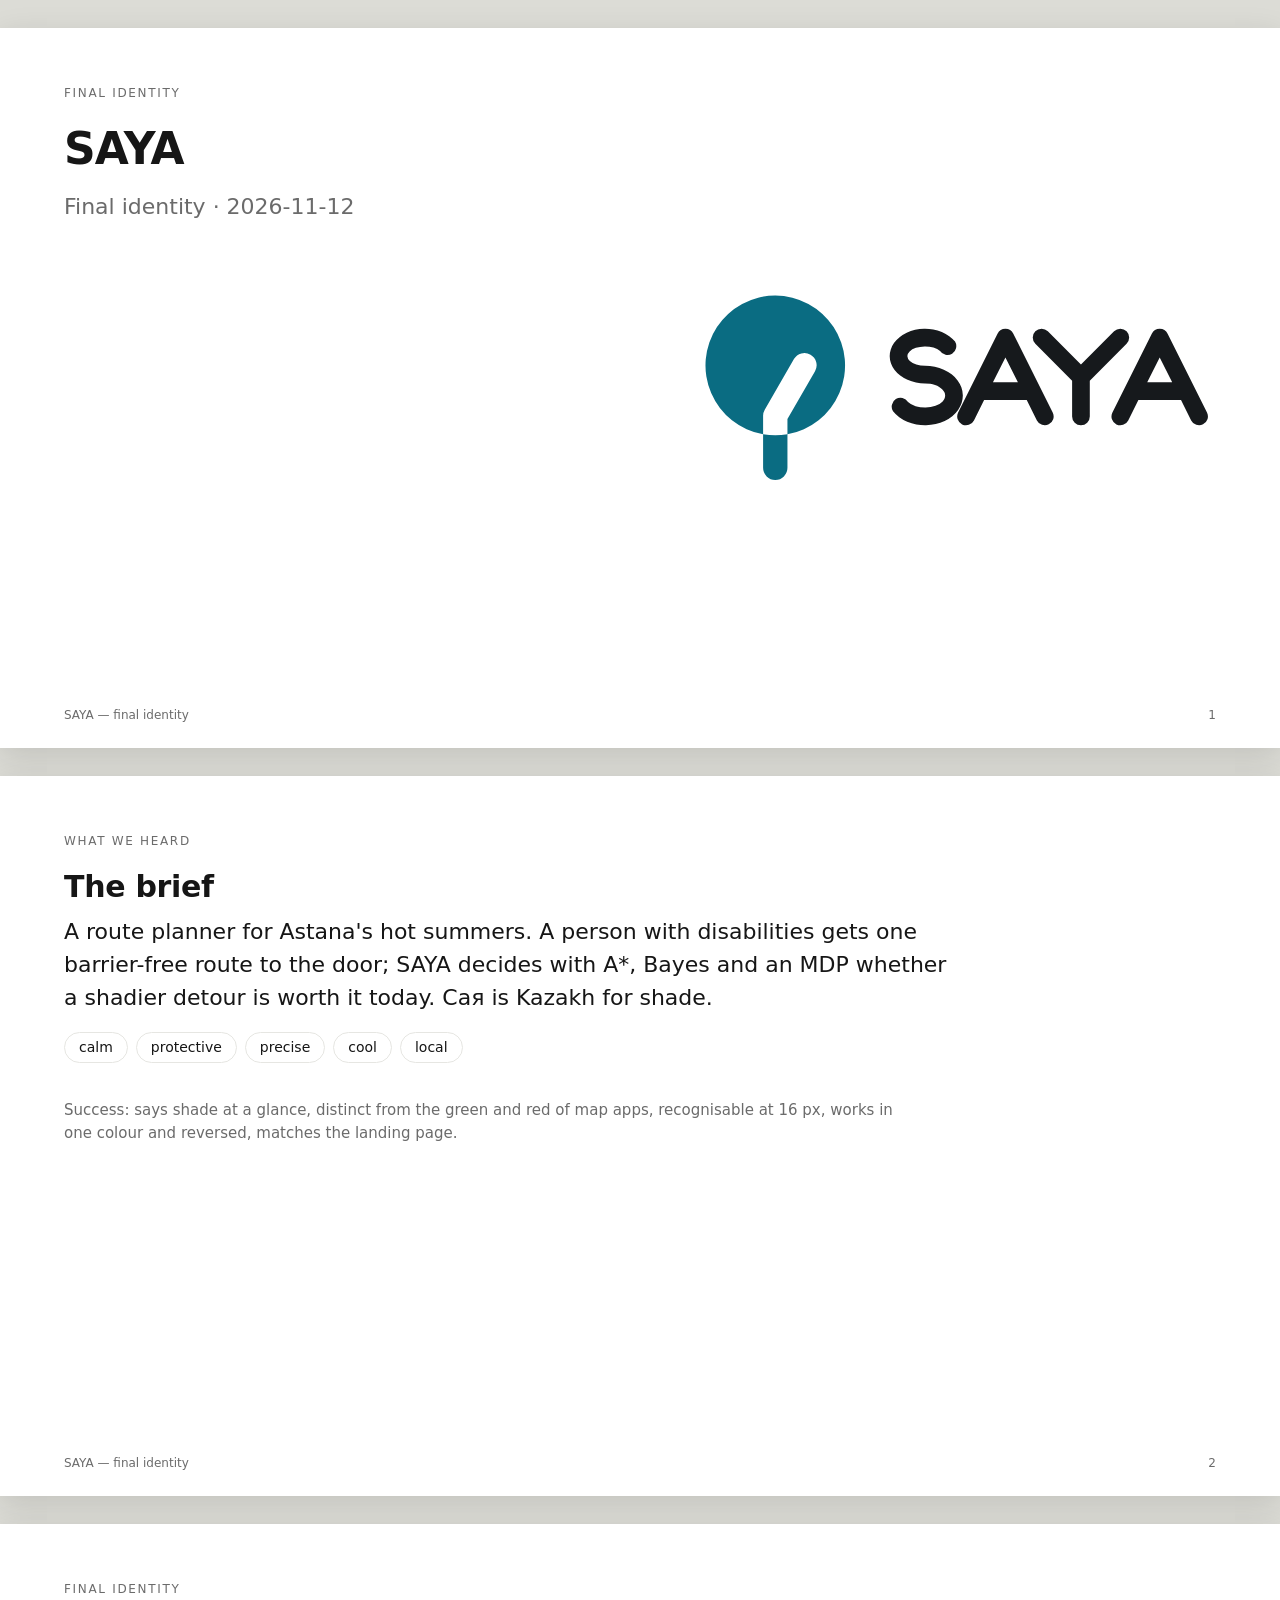
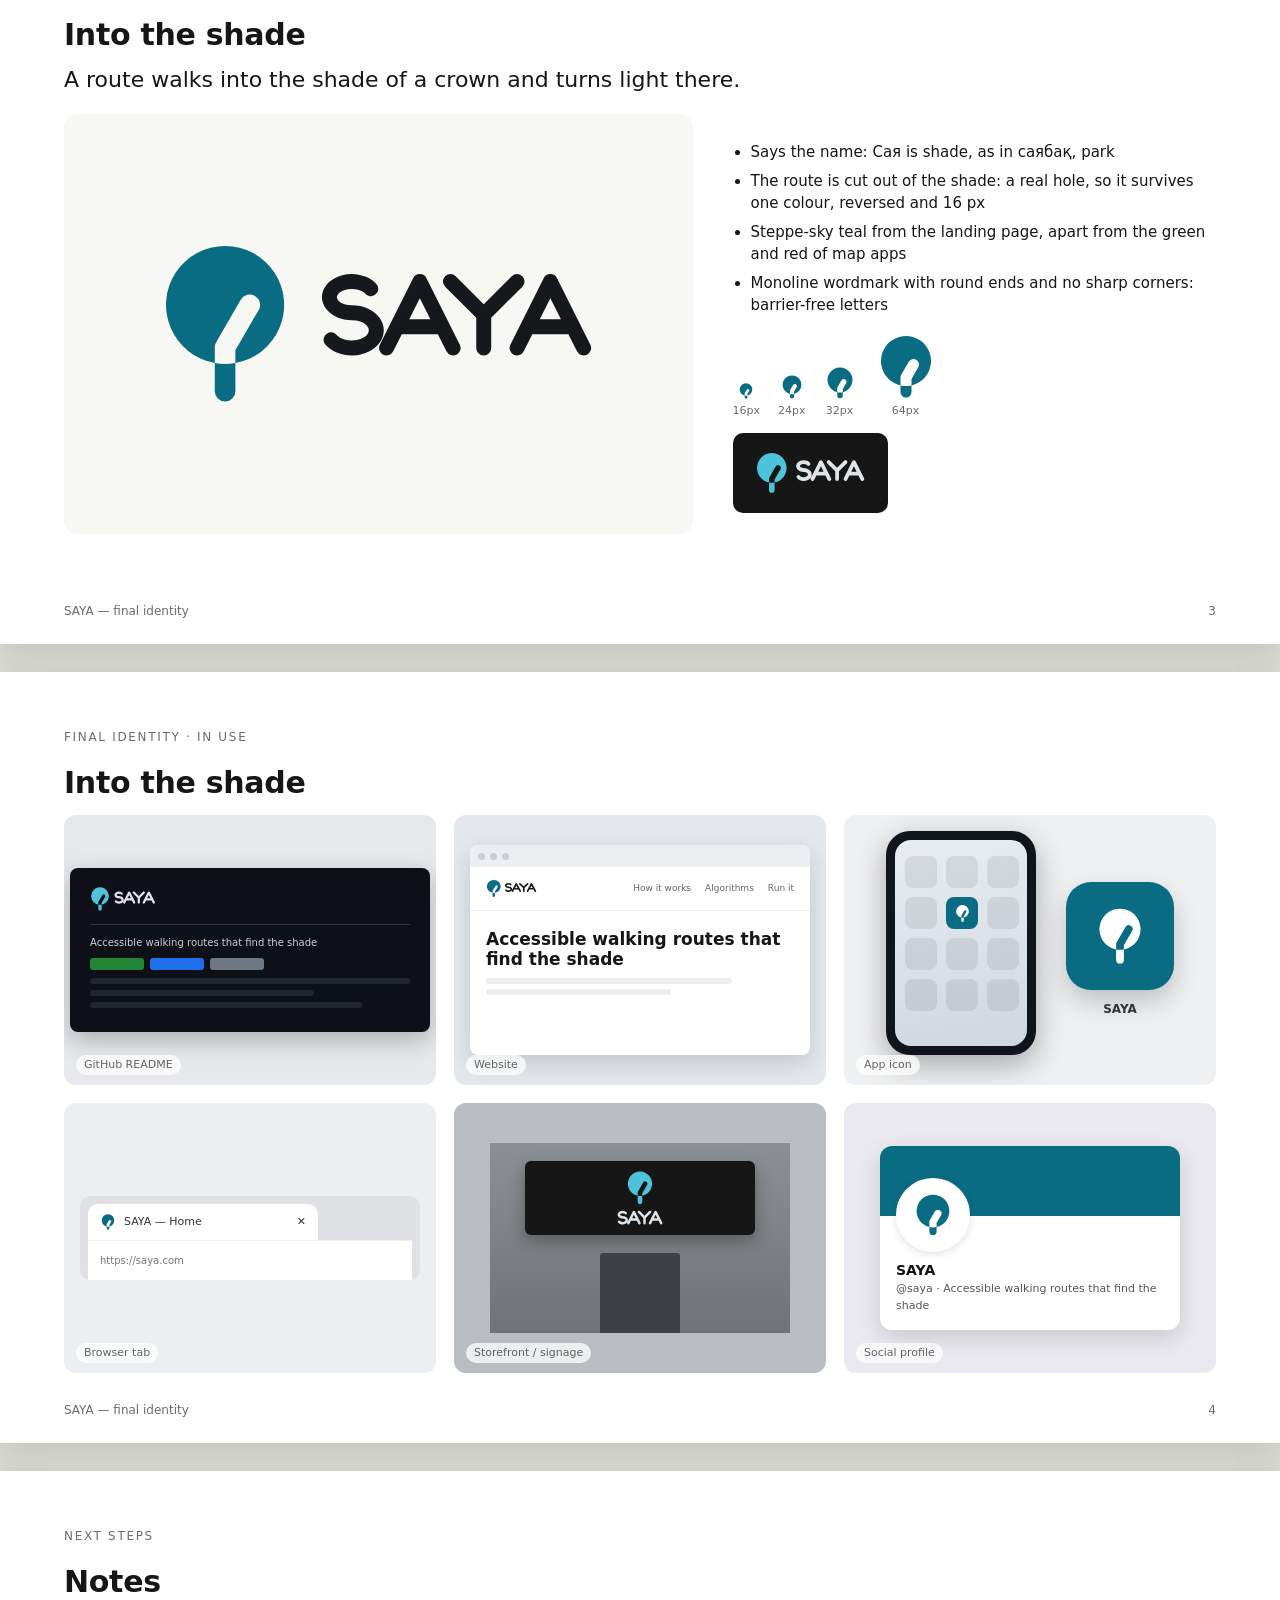
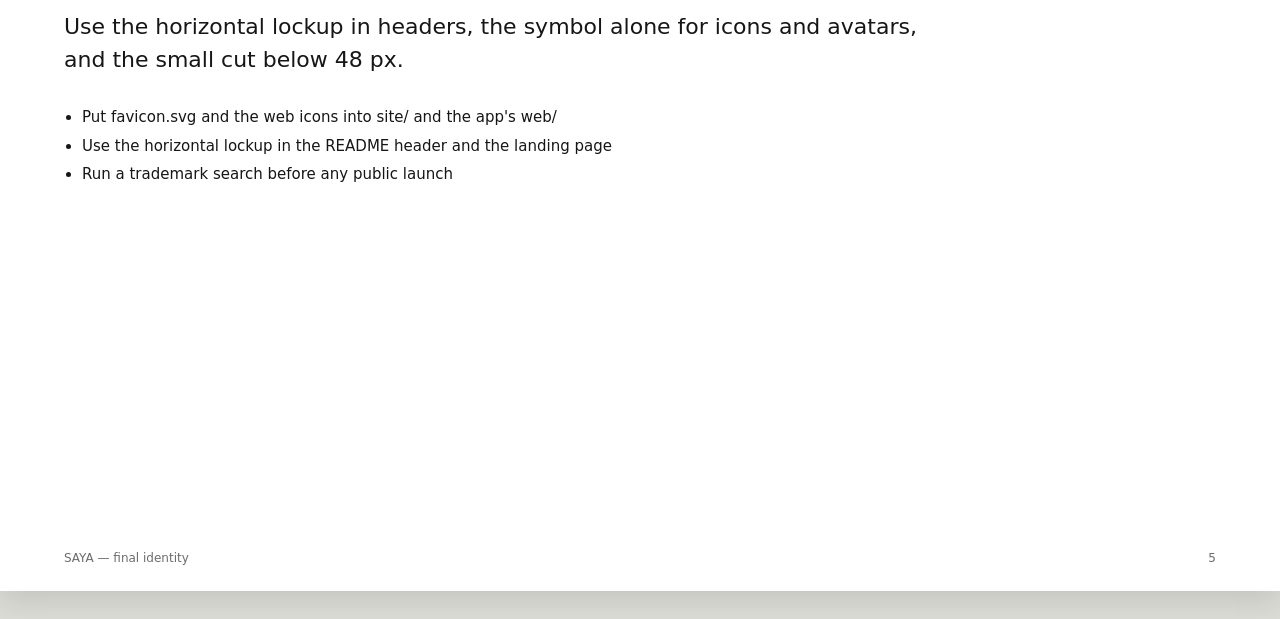
<file: brand/logo/final/board/saya-board.html>
<!doctype html><html lang='en'><head><meta charset='utf-8'><title>SAYA — final identity</title><style>
:root{--ink:#161616;--muted:#6b6b6b;--line:#e6e6e2;--paper:#f7f7f4}
*{box-sizing:border-box}body{margin:0;background:#dcdcd6;font:15px/1.5 system-ui,-apple-system,Segoe UI,sans-serif;color:var(--ink)}
.slide{width:1280px;min-height:720px;margin:28px auto;background:#fff;box-shadow:0 8px 30px rgba(0,0,0,.12);padding:56px 64px 70px;position:relative;overflow:hidden}
.slide h1{font-size:44px;margin:0 0 8px;letter-spacing:-.02em}.slide h2{font-size:30px;margin:0 0 6px;letter-spacing:-.01em}
.kicker{font-size:12px;letter-spacing:.14em;text-transform:uppercase;color:var(--muted);margin-bottom:14px}
.idea{font-size:22px;max-width:900px;margin:6px 0 18px}.muted{color:var(--muted)}
.foot{position:absolute;left:64px;right:64px;bottom:24px;display:flex;justify-content:space-between;font-size:12px;color:var(--muted)}
.hero{display:grid;grid-template-columns:1.3fr 1fr;gap:40px;align-items:center}
.stage{height:420px;background:var(--paper);border-radius:14px;display:flex;align-items:center;justify-content:center}
.stage img{max-width:70%;max-height:62%}
ul.rat{padding-left:18px;margin:0}ul.rat li{margin:6px 0}
.sizes{display:flex;gap:18px;align-items:flex-end;margin-top:18px}.sizes div{display:flex;flex-direction:column;align-items:center;gap:4px;font-size:11px;color:var(--muted)}
.rev{background:#161616;border-radius:10px;padding:18px 22px;display:inline-flex;margin-top:14px}
.mock{display:grid;grid-template-columns:repeat(3,1fr);gap:18px;margin-top:10px}
.m{height:270px;border-radius:12px;overflow:hidden;position:relative;display:flex;align-items:center;justify-content:center}
.m .lbl{position:absolute;left:12px;bottom:10px;font-size:11px;color:rgba(0,0,0,.6);background:rgba(255,255,255,.75);padding:2px 8px;border-radius:20px}
.bc{width:250px;height:143px;background:#fff;border-radius:5px;box-shadow:0 10px 26px rgba(0,0,0,.22);padding:16px;display:flex;flex-direction:column;justify-content:space-between;transform:translate(-50px,-38px) rotate(-4deg)}
.bc2{position:absolute;width:250px;height:143px;border-radius:5px;transform:translate(70px,52px) rotate(6deg);box-shadow:0 10px 26px rgba(0,0,0,.25);display:flex;align-items:center;justify-content:center}
.bc .t{font-size:9px;line-height:1.5;color:#333}
.phone{width:150px;height:224px;margin-bottom:14px;border-radius:24px;background:#10151c;padding:9px;box-shadow:0 10px 30px rgba(0,0,0,.3)}
.screen{width:100%;height:100%;border-radius:16px;background:linear-gradient(170deg,#e9edf1,#cfd7df);display:grid;grid-template-columns:repeat(3,1fr);gap:9px;padding:16px 10px;align-content:start}
.ai{width:32px;height:32px;border-radius:8px;background:rgba(0,0,0,.08);justify-self:center}
.bigapp{display:flex;flex-direction:column;align-items:center;gap:10px;font-size:12px;font-weight:600;color:#333;margin-left:30px}
.bigapp .bi{width:108px;height:108px;border-radius:25px;display:flex;align-items:center;justify-content:center;box-shadow:0 12px 26px rgba(0,0,0,.2)}
.web{width:340px;height:210px;background:#fff;border-radius:8px;box-shadow:0 8px 24px rgba(0,0,0,.15);overflow:hidden}
.web .bar{height:22px;background:#eceff2;display:flex;gap:5px;align-items:center;padding:0 8px}.web .bar i{width:7px;height:7px;border-radius:50%;background:#c9ced4}
.web .nav{height:44px;display:flex;align-items:center;padding:0 16px;gap:14px;font-size:9px;color:#666;border-bottom:1px solid #eee}
.web .hero2{padding:18px 16px}.web .hero2 b{display:block;font-size:17px;line-height:1.2;margin-bottom:8px}.web .hero2 span{display:block;height:6px;background:#eee;border-radius:3px;margin:5px 0;width:80%}
.sign{width:300px;height:190px;background:linear-gradient(#8c8f93,#6f7276);display:flex;flex-direction:column;align-items:center;padding-top:18px}
.sign .board{width:230px;height:74px;border-radius:6px;display:flex;align-items:center;justify-content:center;box-shadow:0 6px 16px rgba(0,0,0,.3)}
.sign .door{width:80px;height:80px;margin-top:18px;background:#3d4146;border-radius:3px 3px 0 0}
.tote{width:180px;height:210px;background:#efe7d8;border-radius:4px 4px 10px 10px;position:relative;display:flex;align-items:center;justify-content:center;box-shadow:0 8px 20px rgba(0,0,0,.15);margin-top:40px}
.tote:before{content:"";position:absolute;top:-46px;left:50%;transform:translateX(-50%);width:84px;height:70px;border:9px solid #e3d8c3;border-bottom:none;border-radius:50px 50px 0 0}
.social{width:300px;background:#fff;border-radius:12px;box-shadow:0 8px 24px rgba(0,0,0,.14);overflow:hidden}
.social .cover{height:70px}.social .av{width:74px;height:74px;border-radius:50%;background:#fff;border:4px solid #fff;margin:-38px 0 0 16px;display:flex;align-items:center;justify-content:center;box-shadow:0 2px 8px rgba(0,0,0,.12);overflow:hidden}
.social .meta{padding:8px 16px 16px;font-size:11px;color:#555}.social .meta b{font-size:14px;color:#111;display:block}
.cup{position:relative;width:150px;height:200px;margin-top:30px}
.cup .body{position:absolute;inset:0;background:#f4f1ea;clip-path:polygon(0 0,100% 0,86% 100%,14% 100%);display:flex;align-items:center;justify-content:center;box-shadow:inset -18px 0 24px rgba(0,0,0,.06)}
.cup .lid{position:absolute;left:-8px;right:-8px;top:-22px;height:24px;border-radius:8px 8px 3px 3px;background:#2b2b2b}
.cup .sleeve{position:absolute;left:6%;right:6%;top:36%;height:34%;clip-path:polygon(0 0,100% 0,96% 100%,4% 100%);display:flex;align-items:center;justify-content:center}
.bag{position:relative;width:170px;height:230px;background:#e9e2d6;border-radius:6px 6px 10px 10px;box-shadow:0 12px 26px rgba(0,0,0,.2);display:flex;flex-direction:column;align-items:center;padding-top:38px;gap:14px}
.bag:before{content:"";position:absolute;top:0;left:0;right:0;height:22px;background:repeating-linear-gradient(90deg,rgba(0,0,0,.08) 0 4px,transparent 4px 8px);border-radius:6px 6px 0 0}
.bag .label{width:118px;height:118px;border-radius:50%;background:#fff;display:flex;align-items:center;justify-content:center}
.bag .t{font-size:8px;letter-spacing:.14em;color:#555;text-transform:uppercase;padding:0 12px;text-align:center;line-height:1.4}
.sbag{position:relative;width:180px;height:210px;box-shadow:0 12px 26px rgba(0,0,0,.2);display:flex;align-items:center;justify-content:center;margin-top:30px}
.sbag:before{content:"";position:absolute;top:-40px;left:50%;transform:translateX(-50%);width:70px;height:56px;border:5px solid #333;border-bottom:none;border-radius:40px 40px 0 0}
.box{width:220px;height:150px;background:#f3efe6;box-shadow:14px 14px 0 rgba(0,0,0,.08),0 12px 26px rgba(0,0,0,.18);display:flex;align-items:center;justify-content:center;border-top:14px solid rgba(0,0,0,.06)}
.readme{width:360px;background:#0d1117;border-radius:8px;box-shadow:0 8px 24px rgba(0,0,0,.25);padding:18px 20px;color:#c9d1d9;font-size:10px}
.readme .rh{display:flex;align-items:center;gap:10px;border-bottom:1px solid #30363d;padding-bottom:12px;margin-bottom:10px}
.readme .badges{display:flex;gap:6px;margin:8px 0}.readme .badges i{display:block;width:54px;height:12px;border-radius:3px;background:#238636}.readme .badges i:nth-child(2){background:#1f6feb}.readme .badges i:nth-child(3){background:#6e7681}
.readme .ln{height:6px;background:#21262d;border-radius:3px;margin:6px 0}
.term{width:360px;background:#1e1e1e;border-radius:8px;box-shadow:0 8px 24px rgba(0,0,0,.3);overflow:hidden;font:10px/1.6 ui-monospace,Menlo,monospace;color:#d4d4d4}
.term .tb{height:22px;background:#2d2d2d;display:flex;gap:5px;align-items:center;padding:0 8px}.term .tb i{width:8px;height:8px;border-radius:50%;background:#555}
.term .tbody{padding:14px 16px;display:flex;gap:14px;align-items:center}
.sticker{width:250px;height:170px;background:linear-gradient(135deg,#9aa0a6,#6b7177);border-radius:12px;display:flex;align-items:center;justify-content:center;box-shadow:0 10px 24px rgba(0,0,0,.25)}
.sticker .s{width:100px;height:100px;border-radius:50%;background:#fff;display:flex;align-items:center;justify-content:center;box-shadow:0 2px 6px rgba(0,0,0,.25)}
.shirt{width:210px;height:220px;display:flex;align-items:center;justify-content:center;position:relative}
.shirt svg{position:absolute;inset:0}
.badge{width:170px;height:235px;background:#fff;border-radius:10px;box-shadow:0 10px 24px rgba(0,0,0,.2);display:flex;flex-direction:column;align-items:center;padding:20px 14px;gap:14px;position:relative;margin-top:30px}
.badge:before{content:"";position:absolute;top:-60px;left:50%;width:22px;height:62px;transform:translateX(-50%)}
.badge .hole{width:40px;height:8px;border-radius:4px;background:#ddd}.badge .nm{font-size:15px;font-weight:600}.badge .rl{font-size:10px;color:#777}
.pcard{position:relative;width:300px;height:189px;border-radius:14px;box-shadow:0 14px 30px rgba(0,0,0,.28);font:600 12px ui-monospace,Menlo,monospace}
.pcard .chip{position:absolute;left:22px;top:76px;width:40px;height:30px;border-radius:6px;background:linear-gradient(135deg,#e9d8a6,#c9a95c)}
.pcard .num{position:absolute;left:22px;top:122px;letter-spacing:.12em;font-size:14px}
.pcard .holder{position:absolute;left:22px;bottom:18px;font-size:10px;letter-spacing:.14em;opacity:.85}
.pcard .brandline{position:absolute;right:20px;bottom:16px;font:700 13px system-ui,sans-serif;opacity:.9}
.tabbar{width:340px;background:#dfe1e5;border-radius:10px;padding:8px 8px 0}
.tab{width:230px;height:36px;background:#fff;border-radius:10px 10px 0 0;display:flex;align-items:center;gap:8px;padding:0 12px;font-size:11px;color:#333}
.addr{height:40px;background:#fff;display:flex;align-items:center;padding:0 12px;font-size:10px;color:#777;border-top:1px solid #eee}
.cmp{display:grid;gap:22px;margin-top:20px}.cmp .c{background:var(--paper);border-radius:12px;padding:22px;display:flex;flex-direction:column;align-items:center;gap:12px}
.cmp img{max-height:120px;max-width:80%}
img.g{filter:grayscale(1)}img.w{filter:brightness(0) invert(1)}img.k{filter:brightness(0)}
.adj span{display:inline-block;border:1px solid var(--line);border-radius:20px;padding:4px 14px;margin:0 8px 8px 0;font-size:14px}
</style></head><body><section class="slide"><div class="kicker">Final identity</div>
<h1>SAYA</h1><p class="idea muted">Final identity · 2026-11-12</p>
<div style="position:absolute;right:64px;top:50%;transform:translateY(-50%);width:520px;height:300px;display:flex;align-items:center;justify-content:center"><img class="" src="[data-uri]" style="max-width:100%;max-height:100%"></div><p class="muted" style="max-width:720px;margin-top:120px"></p><div class="foot"><span>SAYA — final identity</span><span>1</span></div></section><section class="slide"><div class="kicker">What we heard</div><h2>The brief</h2>
<p class="idea">A route planner for Astana&#x27;s hot summers. A person with disabilities gets one barrier-free route to the door; SAYA decides with A*, Bayes and an MDP whether a shadier detour is worth it today. Сая is Kazakh for shade.</p><div class="adj"><span>calm</span><span>protective</span><span>precise</span><span>cool</span><span>local</span></div>
<p class="muted" style="margin-top:28px;max-width:860px">Success: says shade at a glance, distinct from the green and red of map apps, recognisable at 16 px, works in one colour and reversed, matches the landing page.</p><div class="foot"><span>SAYA — final identity</span><span>2</span></div></section><section class="slide"><div class="kicker">Final identity</div><h2>Into the shade</h2>
<p class="idea">A route walks into the shade of a crown and turns light there.</p>
<div class="hero"><div class="stage"><img class="" src="[data-uri]"></div>
<div><ul class="rat"><li>Says the name: Сая is shade, as in саябақ, park</li><li>The route is cut out of the shade: a real hole, so it survives one colour, reversed and 16 px</li><li>Steppe-sky teal from the landing page, apart from the green and red of map apps</li><li>Monoline wordmark with round ends and no sharp corners: barrier-free letters</li></ul><div class="sizes"><div><img class="" src="[data-uri]" style="height:16px">16px</div><div><img class="" src="[data-uri]" style="height:24px">24px</div><div><img class="" src="[data-uri]" style="height:32px">32px</div><div><img class="" src="[data-uri]" style="height:64px">64px</div></div><div class="rev"><img class="" src="[data-uri]" style="max-height:44px;max-width:300px"></div></div></div>
<div class="foot"><span>SAYA — final identity</span><span>3</span></div></section><section class="slide"><div class="kicker">Final identity · in use</div><h2>Into the shade</h2>
<div class="mock"><div class="m" style="background:#e6e8eb"><div class="readme"><div class="rh"><img class="" src="[data-uri]" style="max-height:26px;max-width:180px"></div><div>Accessible walking routes that find the shade</div><div class="badges"><i></i><i></i><i></i></div><div class="ln"></div><div class="ln" style="width:70%"></div><div class="ln" style="width:85%"></div></div><span class="lbl">GitHub README</span></div><div class="m" style="background:#e4e8ec"><div class="web"><div class="bar"><i></i><i></i><i></i></div><div class="nav"><img class="" src="[data-uri]" style="max-height:20px;max-width:110px"><span style="flex:1"></span><span>How it works</span><span>Algorithms</span><span>Run it</span></div><div class="hero2"><b>Accessible walking routes that find the shade</b><span></span><span style="width:60%"></span></div></div><span class="lbl">Website</span></div><div class="m" style="background:#eef0f2"><div class="phone"><div class="screen"><div class="ai"></div><div class="ai"></div><div class="ai"></div><div class="ai"></div><div class="ai" style="background:#0A6C82;display:flex;align-items:center;justify-content:center"><img class="" src="[data-uri]" style="max-height:19px;max-width:21px"></div><div class="ai"></div><div class="ai"></div><div class="ai"></div><div class="ai"></div><div class="ai"></div><div class="ai"></div><div class="ai"></div></div></div><div class="bigapp"><div class="bi" style="background:#0A6C82"><img class="" src="[data-uri]" style="max-height:62px;max-width:70px"></div>SAYA</div><span class="lbl">App icon</span></div><div class="m" style="background:#eceff1"><div class="tabbar"><div class="tab"><img class="" src="[data-uri]" style="width:16px;height:16px;object-fit:contain">SAYA — Home<span style="margin-left:auto">✕</span></div><div class="addr">https://saya.com</div></div><span class="lbl">Browser tab</span></div><div class="m" style="background:#b9bcc0"><div class="sign"><div class="board" style="background:#161616"><img class="" src="[data-uri]" style="max-height:58px;max-width:190px"></div><div class="door"></div></div><span class="lbl">Storefront / signage</span></div><div class="m" style="background:#e9e9ef"><div class="social"><div class="cover" style="background:#0A6C82"></div><div class="av"><img class="" src="[data-uri]" style="max-height:42px;max-width:50px"></div><div class="meta"><b>SAYA</b>@saya · Accessible walking routes that find the shade</div></div><span class="lbl">Social profile</span></div></div><div class="foot"><span>SAYA — final identity</span><span>4</span></div></section><section class="slide"><div class="kicker">Next steps</div><h2>Notes</h2>
<p class="idea">Use the horizontal lockup in headers, the symbol alone for icons and avatars, and the small cut below 48 px.</p>
<ul class="rat" style="margin-top:30px"><li>Put favicon.svg and the web icons into site/ and the app&#x27;s web/</li><li>Use the horizontal lockup in the README header and the landing page</li><li>Run a trademark search before any public launch</li></ul><div class="foot"><span>SAYA — final identity</span><span>5</span></div></section></body></html>
</file>
